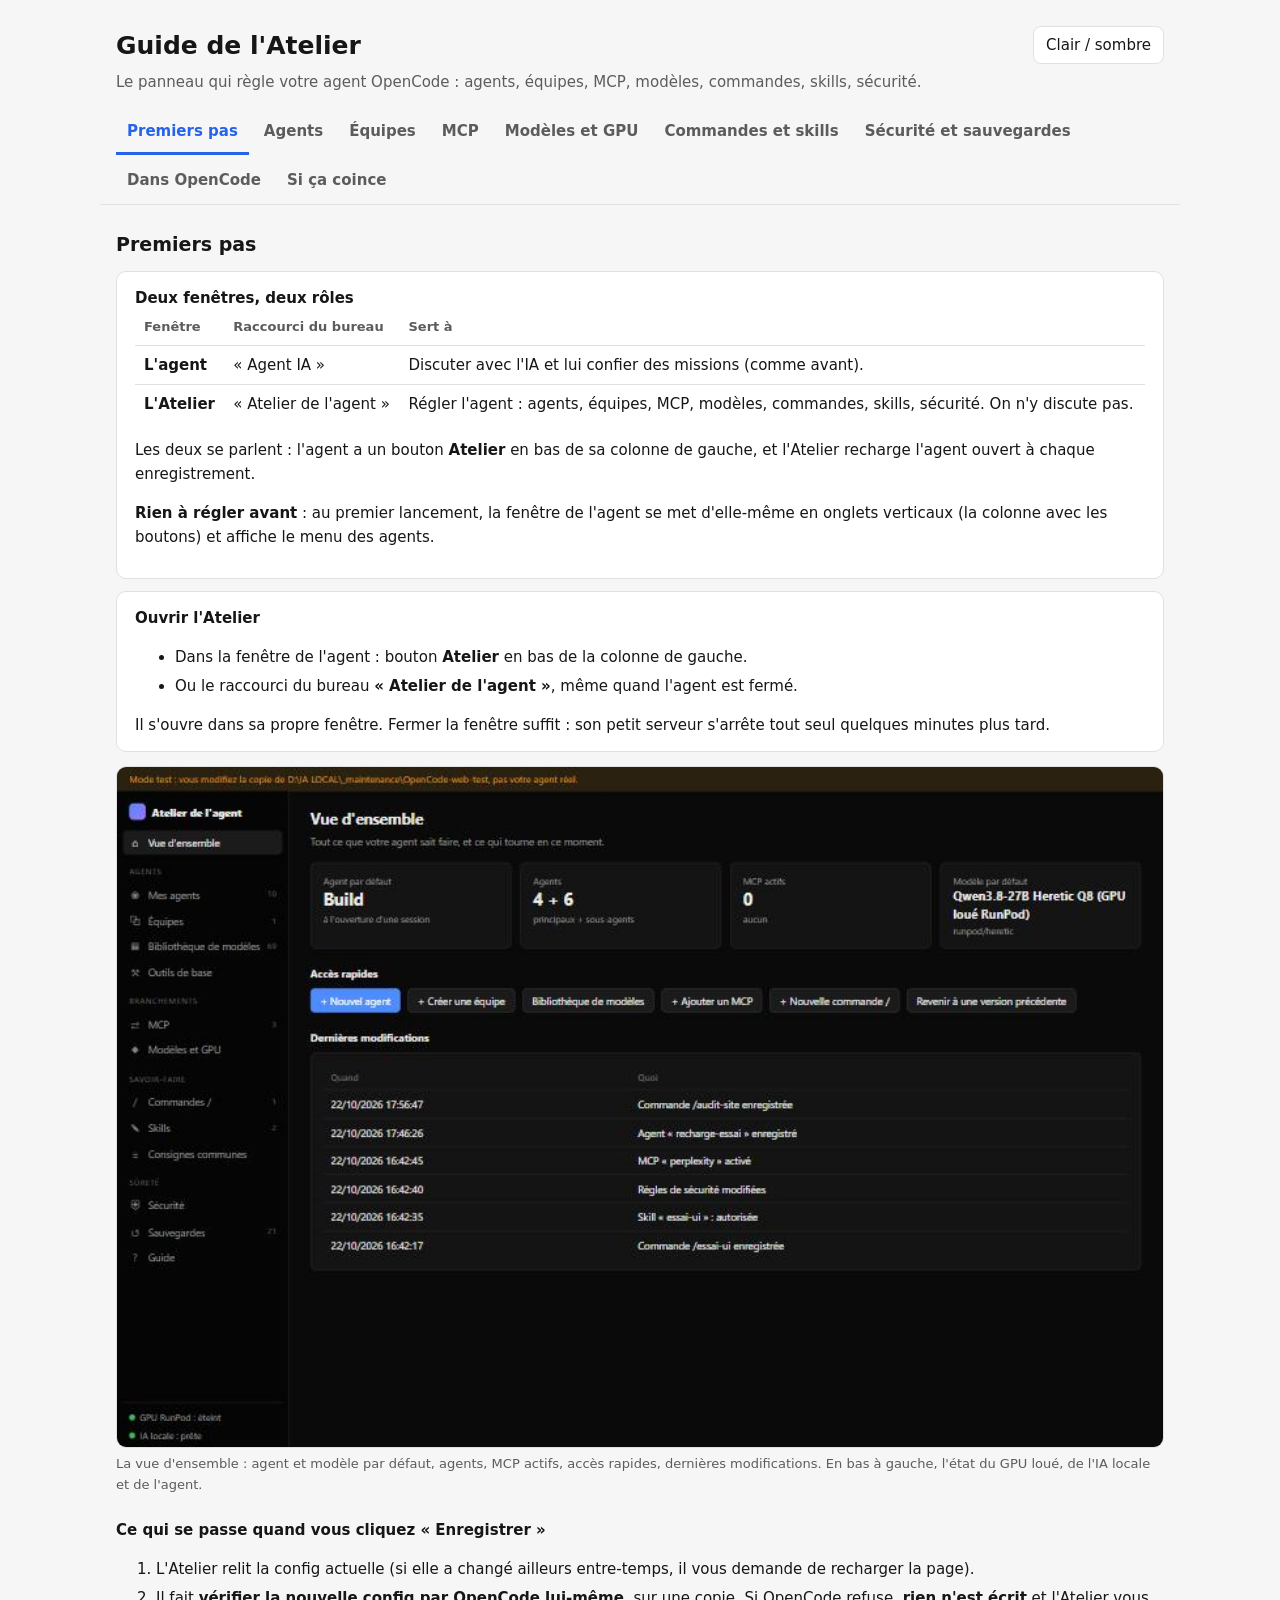
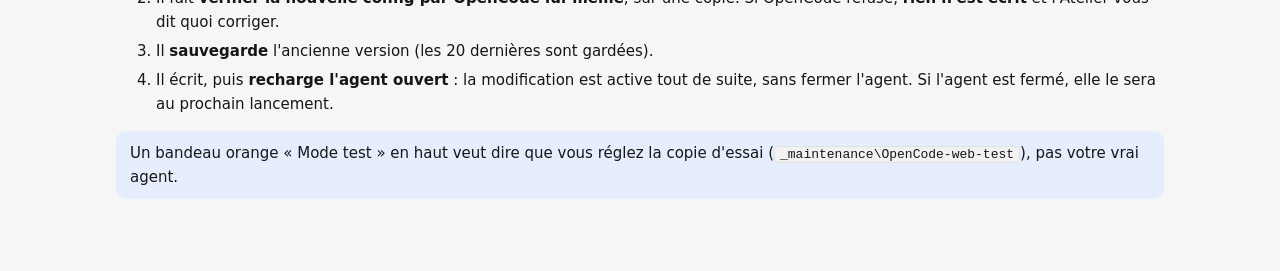
<file: _maintenance/Atelier-agent/guide/index.html>
<!doctype html>
<html lang="fr">
<head>
<meta charset="utf-8">
<meta name="viewport" content="width=device-width, initial-scale=1">
<title>Guide de l'Atelier</title>
<style>
:root{--fond:#0a0a0a;--surface:#141414;--surface2:#1b1b1b;--bord:#262626;--texte:#ececec;--doux:#9a9a9a;--acc:#4f8cff;--acc-f:#14223d;--ok:#3fb950;--ok-f:#10261a;--att:#d29922;--att-f:#2b2110;--non:#f85149;--non-f:#2d1214}
@media (prefers-color-scheme: light){:root:not([data-theme="dark"]){--fond:#f6f6f6;--surface:#fff;--surface2:#f2f2f2;--bord:#e1e1e1;--texte:#161616;--doux:#5c5c5c;--acc:#2563eb;--acc-f:#e6eefe;--ok:#1a7f37;--ok-f:#e6f4ea;--att:#9a6700;--att-f:#fff4d6;--non:#cf222e;--non-f:#ffebe9}}
:root[data-theme="light"]{--fond:#f6f6f6;--surface:#fff;--surface2:#f2f2f2;--bord:#e1e1e1;--texte:#161616;--doux:#5c5c5c;--acc:#2563eb;--acc-f:#e6eefe;--ok:#1a7f37;--ok-f:#e6f4ea;--att:#9a6700;--att-f:#fff4d6;--non:#cf222e;--non-f:#ffebe9}
*{box-sizing:border-box}
body{margin:0;background:var(--fond);color:var(--texte);font:15px/1.6 Inter,"Segoe UI",system-ui,sans-serif}
header{max-width:1080px;margin:0 auto;padding:26px 16px 6px;display:flex;justify-content:space-between;gap:12px;flex-wrap:wrap;align-items:flex-start}
h1{margin:0;font-size:25px}header p{margin:4px 0 0;color:var(--doux)}
#theme{background:var(--surface);color:var(--texte);border:1px solid var(--bord);border-radius:8px;padding:6px 12px;cursor:pointer;font:inherit}
nav{max-width:1080px;margin:10px auto 0;padding:0 16px;display:flex;gap:4px;flex-wrap:wrap;border-bottom:1px solid var(--bord)}
nav button{background:none;border:0;border-bottom:3px solid transparent;color:var(--doux);padding:9px 11px;font:inherit;font-weight:600;cursor:pointer}
nav button[aria-selected="true"]{color:var(--acc);border-bottom-color:var(--acc)}
main{max-width:1080px;margin:0 auto;padding:18px 16px 60px}
section{display:none}section.actif{display:block}
h2{font-size:19px;margin:6px 0 10px}h3{font-size:15px;margin:22px 0 6px}
.carte{background:var(--surface);border:1px solid var(--bord);border-radius:10px;padding:14px 18px;margin:12px 0}
.note{background:var(--acc-f);border-radius:10px;padding:10px 14px;margin:12px 0}
.att{background:var(--att-f);border-radius:10px;padding:10px 14px;margin:12px 0}
figure{margin:14px 0}figure img{width:100%;border:1px solid var(--bord);border-radius:10px;cursor:zoom-in;display:block}
figcaption{color:var(--doux);font-size:13px;margin-top:6px}
code{background:var(--surface2);border:1px solid var(--bord);border-radius:4px;padding:0 5px;font:13px Consolas,monospace}
table{width:100%;border-collapse:collapse}td,th{text-align:left;padding:7px 9px;border-top:1px solid var(--bord);vertical-align:top}th{color:var(--doux);font-size:13px;border-top:0}
.b{display:inline-block;font-size:12px;border-radius:20px;padding:0 8px}.b.oui{background:var(--ok-f);color:var(--ok)}.b.dem{background:var(--att-f);color:var(--att)}.b.non{background:var(--non-f);color:var(--non)}
ol li,ul li{margin-bottom:5px}
#zoom{position:fixed;inset:0;background:rgba(0,0,0,.85);display:none;align-items:center;justify-content:center;z-index:9;cursor:zoom-out}
#zoom img{max-width:96vw;max-height:94vh;border-radius:8px}
</style>
</head>
<body>
<header>
  <div><h1>Guide de l'Atelier</h1><p>Le panneau qui règle votre agent OpenCode : agents, équipes, MCP, modèles, commandes, skills, sécurité.</p></div>
  <button id="theme" type="button">Clair / sombre</button>
</header>
<nav role="tablist">
  <button role="tab" data-o="debut" aria-selected="true">Premiers pas</button>
  <button role="tab" data-o="agents">Agents</button>
  <button role="tab" data-o="equipes">Équipes</button>
  <button role="tab" data-o="mcp">MCP</button>
  <button role="tab" data-o="modeles">Modèles et GPU</button>
  <button role="tab" data-o="savoir">Commandes et skills</button>
  <button role="tab" data-o="surete">Sécurité et sauvegardes</button>
  <button role="tab" data-o="opencode">Dans OpenCode</button>
  <button role="tab" data-o="panne">Si ça coince</button>
</nav>
<main>

<section id="debut" class="actif">
  <h2>Premiers pas</h2>
  <div class="carte">
    <b>Deux fenêtres, deux rôles</b>
    <table>
      <tr><th>Fenêtre</th><th>Raccourci du bureau</th><th>Sert à</th></tr>
      <tr><td><b>L'agent</b></td><td>« Agent IA »</td><td>Discuter avec l'IA et lui confier des missions (comme avant).</td></tr>
      <tr><td><b>L'Atelier</b></td><td>« Atelier de l'agent »</td><td>Régler l'agent : agents, équipes, MCP, modèles, commandes, skills, sécurité. On n'y discute pas.</td></tr>
    </table>
    <p>Les deux se parlent : l'agent a un bouton <b>Atelier</b> en bas de sa colonne de gauche, et l'Atelier recharge l'agent ouvert à chaque enregistrement.</p>
    <p><b>Rien à régler avant</b> : au premier lancement, la fenêtre de l'agent se met d'elle-même en onglets verticaux (la colonne avec les boutons) et affiche le menu des agents.</p>
  </div>
  <div class="carte">
    <b>Ouvrir l'Atelier</b>
    <ul>
      <li>Dans la fenêtre de l'agent : bouton <b>Atelier</b> en bas de la colonne de gauche.</li>
      <li>Ou le raccourci du bureau <b>« Atelier de l'agent »</b>, même quand l'agent est fermé.</li>
    </ul>
    Il s'ouvre dans sa propre fenêtre. Fermer la fenêtre suffit : son petit serveur s'arrête tout seul quelques minutes plus tard.
  </div>
  <figure><img src="captures/01-vue-ensemble.jpg" alt="Vue d'ensemble de l'Atelier"><figcaption>La vue d'ensemble : agent et modèle par défaut, agents, MCP actifs, accès rapides, dernières modifications. En bas à gauche, l'état du GPU loué, de l'IA locale et de l'agent.</figcaption></figure>
  <h3>Ce qui se passe quand vous cliquez « Enregistrer »</h3>
  <ol>
    <li>L'Atelier relit la config actuelle (si elle a changé ailleurs entre-temps, il vous demande de recharger la page).</li>
    <li>Il fait <b>vérifier la nouvelle config par OpenCode lui-même</b>, sur une copie. Si OpenCode refuse, <b>rien n'est écrit</b> et l'Atelier vous dit quoi corriger.</li>
    <li>Il <b>sauvegarde</b> l'ancienne version (les 20 dernières sont gardées).</li>
    <li>Il écrit, puis <b>recharge l'agent ouvert</b> : la modification est active tout de suite, sans fermer l'agent. Si l'agent est fermé, elle le sera au prochain lancement.</li>
  </ol>
  <div class="note">Un bandeau orange « Mode test » en haut veut dire que vous réglez la copie d'essai (<code>_maintenance\OpenCode-web-test</code>), pas votre vrai agent.</div>
</section>

<section id="agents">
  <h2>Agents</h2>
  <p>Écran <b>Mes agents</b> : la liste à gauche, la fiche de l'agent choisi à droite. Chaque fiche commence par « À quoi il sert ».</p>
  <table class="carte">
    <tr><th>Groupe</th><th>Ce que c'est</th></tr>
    <tr><td>Agents principaux</td><td>Ceux du menu des agents dans la discussion (Build, Plan, et les vôtres en rôle « Principal »).</td></tr>
    <tr><td>Sous-agents</td><td>Appelés par un autre agent (chef d'équipe) pour une partie du travail.</td></tr>
    <tr><td>Fournis par OpenCode</td><td>General et Explore : sous-agents d'origine, modifiables mais pas supprimables.</td></tr>
    <tr><td>Internes</td><td>Compaction, Title, Summary : OpenCode s'en sert seul, rien à régler.</td></tr>
  </table>
  <figure><img src="captures/02-agent-plan.jpg" alt="Fiche de l'agent Plan"><figcaption>Fiche d'un agent d'origine (Plan) : son rôle expliqué, ses champs, et ses droits réels.</figcaption></figure>
  <h3>Les champs</h3>
  <ul>
    <li><b>Nom</b> : identifiant en minuscules, chiffres et tirets (ex. <code>relecteur-web</code>).</li>
    <li><b>Rôle</b> : Principal (dans le menu), Sous-agent (appelé par un chef), ou les deux.</li>
    <li><b>Description</b> : affichée dans le menu des agents, et lue par un chef d'équipe pour choisir à qui confier une tâche.</li>
    <li><b>Consignes</b> : ce que l'agent lit avant chaque tâche. Pour un agent d'origine, vide = consignes d'OpenCode.</li>
    <li><b>Modèle</b> : « celui par défaut » ou un modèle précis (ex. le rapide pour les petites tâches).</li>
  </ul>
  <h3>Les droits</h3>
  <p>Quatre interrupteurs : modifier des fichiers, lancer des commandes, aller sur internet, appeler des sous-agents. Chacun : <span class="b oui">Toujours</span> <span class="b dem">Sur demande</span> <span class="b non">Jamais</span>.</p>
  <ul>
    <li><b>hérité</b> : l'agent n'a pas de règle à lui, la valeur vient des règles générales (Sécurité) ou d'OpenCode.</li>
    <li><b>personnalisé</b> : l'agent a des règles détaillées (ex. « commandes interdites sauf <code>ls</code> ») : voyez le <b>mode expert</b>, qui montre et permet d'éditer les règles exactes.</li>
    <li>Les commandes sans risque (<code>ls</code>, <code>dir</code>, <code>git status</code>…) restent permises même « Sur demande ».</li>
  </ul>
  <h3>Autres boutons</h3>
  <p><b>Dupliquer</b> (copie à modifier), <b>Mettre par défaut</b> (agent de chaque nouvelle session), <b>Supprimer</b> (vos agents seulement), case <b>désactiver</b> (retire l'agent du menu sans le supprimer).</p>
  <figure><img src="captures/03-agent-equipe.jpg" alt="Fiche de l'agent equipe"><figcaption>Un chef d'équipe : son droit « Appeler des sous-agents » montre la liste exacte de ceux qu'il peut appeler.</figcaption></figure>
  <h3>Bibliothèque de modèles</h3>
  <p>69 agents prêts à l'emploi, classés par catégorie, avec recherche. <b>+ Ajouter</b> crée une copie dans Mes agents (en sous-agent) avec des consignes et des droits adaptés, à régler ensuite.</p>
  <figure><img src="captures/05-bibliotheque.jpg" alt="Bibliothèque de modèles"><figcaption>Les étiquettes disent ce que l'agent a le droit de faire : lecture seule, modifier des fichiers, commandes, internet.</figcaption></figure>
</section>

<section id="equipes">
  <h2>Équipes</h2>
  <p>Une équipe = un <b>agent chef</b> qui reçoit votre demande, la découpe et la confie à ses <b>sous-agents</b>, en parallèle quand c'est possible, puis fait la synthèse.</p>
  <ol>
    <li>Écran <b>Équipes</b> : donnez un nom au chef (ex. <code>equipe-web</code>) et sa mission en une phrase.</li>
    <li>Cochez ses sous-agents. Il manque un rôle ? Menu <b>« + Ajouter un rôle depuis la bibliothèque »</b> : il sera créé en même temps.</li>
    <li>Relisez l'aperçu (« Ce que l'Atelier va écrire »), puis <b>Créer l'équipe</b>.</li>
  </ol>
  <figure><img src="captures/04-creer-equipe.jpg" alt="Créer une équipe"><figcaption>Le chef ne pourra appeler que les sous-agents cochés : tous les autres lui sont interdits.</figcaption></figure>
  <div class="note">Le chef apparaît ensuite dans le menu des agents. Ses consignes générées restent modifiables dans Mes agents.</div>
</section>

<section id="mcp">
  <h2>MCP</h2>
  <p>Des modules qui ajoutent des outils à l'agent (REA, navigateur, recherche web…).</p>
  <ul>
    <li><b>Interrupteur</b> : activer / désactiver un MCP sans le retirer.</li>
    <li><b>Tester</b> : démarre le MCP, vérifie qu'il répond et compte ses outils.</li>
    <li><b>Modifier</b> : commande (programme sur la 1re ligne, un argument par ligne), dossier, délai de démarrage, variables.</li>
    <li><b>Ajouter depuis vos MCP de C:\MCP</b> : la commande et les variables sont recopiées depuis la config de Claude Code, <b>sans jamais afficher les valeurs secrètes</b>.</li>
  </ul>
  <figure><img src="captures/06-mcp.jpg" alt="Écran MCP"><figcaption>En haut vos MCP branchés, en dessous ceux de C:\MCP qu'on peut ajouter en un clic.</figcaption></figure>
  <div class="att">Les valeurs des variables (clés, jetons) ne reviennent jamais dans la page. Pour en changer une, tapez la nouvelle valeur ; un champ laissé vide garde l'ancienne.</div>
</section>

<section id="modeles">
  <h2>Modèles et GPU</h2>
  <ul>
    <li><b>GPU loué RunPod</b> : allumé ou éteint, prix à l'heure, bouton <b>Arrêter le GPU</b> (le compteur s'arrête ; relance depuis RunPod).</li>
    <li><b>IA locale</b> : prête ou arrêtée, et le modèle en mémoire.</li>
    <li><b>Modèle par défaut</b> et <b>modèle de chaque agent</b> : un menu par agent.</li>
  </ul>
  <figure><img src="captures/07-modeles.jpg" alt="Modèles et GPU"><figcaption>La pastille en bas à gauche de l'Atelier (et celle de la fenêtre de l'agent) dit aussi si le GPU tourne.</figcaption></figure>
</section>

<section id="savoir">
  <h2>Commandes / et skills</h2>
  <div class="note"><b>La différence.</b> Une <b>commande /</b>, c'est <b>vous</b> qui la tapez (<code>/audit-site exemple.com</code>) : elle envoie un message préparé à l'agent choisi. Une <b>skill</b>, c'est une <b>fiche de méthode</b> que <b>l'agent</b> charge tout seul quand la tâche s'y prête — comme les skills de Claude Code.</div>
  <h3>Créer une commande</h3>
  <p>Nom (tapé après /), agent qui la reçoit, description, et le message. <code>$ARGUMENTS</code> est remplacé par ce que vous tapez après la commande.</p>
  <figure><img src="captures/08-commandes.jpg" alt="Commandes"><figcaption>Une commande apparaît ensuite dans la liste « / » et la palette d'OpenCode.</figcaption></figure>
  <h3>Créer une skill</h3>
  <p>Nom, <b>description</b> (c'est elle que l'agent lit pour décider de charger la fiche : soyez précis), et le contenu en Markdown. La case « autoriser » est cochée par défaut : sans elle, vos règles empêchent les agents de la charger. « Mettre de côté » range la skill dans les sauvegardes, elle n'est jamais effacée.</p>
  <figure><img src="captures/09-skills.jpg" alt="Skills"><figcaption>Les skills existantes : reverse-web et installer-outil.</figcaption></figure>
  <h3>Consignes communes</h3>
  <p>Le fichier <code>AGENTS.md</code>, lu par tous les agents au début de chaque session.</p>
</section>

<section id="surete">
  <h2>Sécurité et sauvegardes</h2>
  <h3>Sécurité</h3>
  <p>Les règles valables pour tous les agents. <b>La dernière règle qui correspond gagne.</b> Les lignes 🔒 protègent l'installation (sortir du dossier, modifier config, opencode, .donnees, lire ou modifier _maintenance) : elles ne peuvent pas être retirées ici.</p>
  <figure><img src="captures/10-securite.jpg" alt="Sécurité"><figcaption>En dessous des règles verrouillées : commandes permises sans demander, sites web, skills… modifiables.</figcaption></figure>
  <h3>Sauvegardes</h3>
  <p>Une copie est faite avant chaque enregistrement (config, consignes, skills). <b>Comparer</b> montre les différences avec la version actuelle, <b>Restaurer</b> revient à cette version (en sauvegardant l'actuelle avant).</p>
  <figure><img src="captures/11-sauvegardes.jpg" alt="Sauvegardes"><figcaption>Les 20 dernières versions de chaque fichier sont gardées.</figcaption></figure>
</section>

<section id="opencode">
  <h2>Dans la fenêtre de l'agent</h2>
  <figure><img src="captures/opencode-colonne-et-agents.jpg" alt="Fenêtre de l'agent"><figcaption>En bas de la colonne : pastille d'état, Atelier, Paramètres, Aide. Dans la zone de saisie : le menu des agents avec leur description, et le « ? ».</figcaption></figure>
  <ul>
    <li><b>Pastille</b> : GPU loué allumé/éteint et IA locale. Un clic ouvre l'écran Modèles de l'Atelier.</li>
    <li><b>Atelier</b>, <b>Paramètres</b>, <b>Aide</b> : toujours accessibles, même dans une discussion.</li>
    <li><b>Menu des agents</b> : la description de chaque agent sous son nom.</li>
    <li><b>« ? »</b> à côté du menu : ouvre la fiche de l'agent choisi dans l'Atelier.</li>
  </ul>
  <div class="att">La colonne n'existe qu'avec les onglets <b>verticaux</b>, le réglage choisi d'office au premier lancement. Si vous repassez en onglets horizontaux, la colonne disparaît : pour la retrouver, <b>Paramètres → Général → Apparence → Onglets → Verticale</b>. De même, le menu des agents se règle dans <b>Paramètres → Général → Agents personnalisés</b>.</div>
</section>

<section id="panne">
  <h2>Si ça coince</h2>
  <table class="carte">
    <tr><th>Vous voyez</th><th>Que faire</th></tr>
    <tr><td>« Rien n'a été modifié » avec une liste « Ce qu'OpenCode a refusé »</td><td>La config n'a pas été touchée. Corrigez le champ indiqué (souvent un nom ou un modèle) et réenregistrez.</td></tr>
    <tr><td>« La config a été modifiée ailleurs… »</td><td>Rechargez la page de l'Atelier (F5), puis refaites votre changement.</td></tr>
    <tr><td>« Agent fermé : prise en compte au prochain lancement »</td><td>Normal si la fenêtre de l'agent est fermée.</td></tr>
    <tr><td>L'agent se comporte bizarrement après un changement</td><td>Sauvegardes → Comparer pour voir ce qui a changé → Restaurer.</td></tr>
    <tr><td>Pas de colonne ni de bouton Atelier dans la fenêtre de l'agent</td><td>Les onglets sont en horizontal (en haut de la fenêtre) : <b>Paramètres → Général → Apparence → Onglets → Verticale</b>. Sans colonne, l'Atelier s'ouvre aussi par son raccourci du bureau.</td></tr>
    <tr><td>Le bouton Atelier ne fait rien</td><td>Double-clic sur <code>D:\IA LOCAL\_maintenance\Atelier-agent\Atelier.vbs</code> (ou le raccourci du bureau).</td></tr>
    <tr><td>Après une mise à jour d'OpenCode, plus de boutons ni de français</td><td>Agent fermé, double-clic sur <code>_maintenance\OpenCode-francais\Patcher en français.cmd</code>. L'Atelier lui-même n'est pas touché par les mises à jour.</td></tr>
  </table>
</section>

</main>
<div id="zoom"><img alt=""></div>
<script src="guide.js"></script>
</body>
</html>
</file>
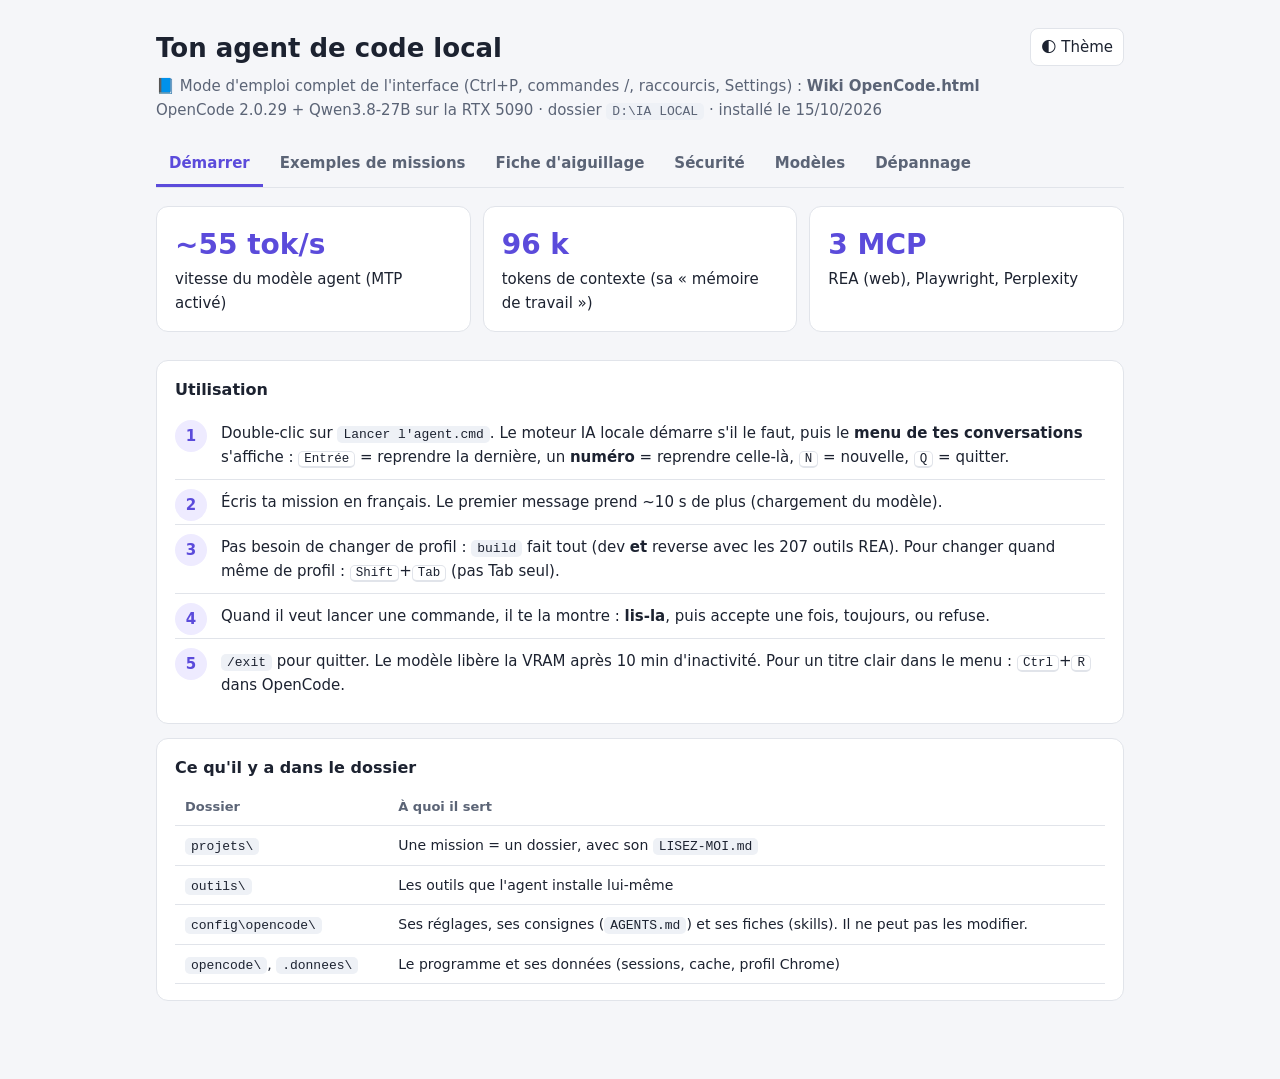
<file: Guide de l'agent.html>
<!doctype html>
<html lang="fr">
<head>
<meta charset="utf-8">
<meta name="viewport" content="width=device-width,initial-scale=1">
<title>Agent local · Guide</title>
<style>
:root{--fond:#f5f6f9;--carte:#fff;--texte:#1c2230;--doux:#5b6476;--bord:#e1e4ea;--acc:#5b4bdb;--acc-f:#eeebff;--ok:#1d8a4b;--ok-f:#e5f5ec;--att:#b56a00;--att-f:#fff3df;--non:#c0392b;--non-f:#fdecea;--code:#eef1f6}
@media (prefers-color-scheme:dark){:root:not([data-theme="light"]){--fond:#11141a;--carte:#1a1e26;--texte:#e5e8ee;--doux:#98a1b3;--bord:#2a303c;--acc:#a59bff;--acc-f:#25223d;--ok:#5fd394;--ok-f:#15281e;--att:#ffb44d;--att-f:#2c2314;--non:#ff8a80;--non-f:#321a19;--code:#242a35}}
:root[data-theme="dark"]{--fond:#11141a;--carte:#1a1e26;--texte:#e5e8ee;--doux:#98a1b3;--bord:#2a303c;--acc:#a59bff;--acc-f:#25223d;--ok:#5fd394;--ok-f:#15281e;--att:#ffb44d;--att-f:#2c2314;--non:#ff8a80;--non-f:#321a19;--code:#242a35}
*{box-sizing:border-box}
body{margin:0;background:var(--fond);color:var(--texte);font:15px/1.6 system-ui,"Segoe UI",sans-serif}
main{max-width:1000px;margin:0 auto;padding:28px 16px 64px}
header{display:flex;justify-content:space-between;align-items:flex-start;gap:12px;flex-wrap:wrap}
h1{font-size:26px;margin:0}
.sous{color:var(--doux);margin:4px 0 20px}
.theme{background:var(--carte);border:1px solid var(--bord);color:var(--texte);border-radius:8px;padding:6px 10px;cursor:pointer;font:inherit}
.onglets{display:flex;gap:4px;flex-wrap:wrap;border-bottom:1px solid var(--bord);margin-bottom:18px}
.onglets button{background:none;border:0;border-bottom:3px solid transparent;color:var(--doux);padding:9px 13px;font:inherit;font-weight:600;cursor:pointer}
.onglets button.actif{color:var(--acc);border-color:var(--acc)}
section{display:none}section.actif{display:block}
.carte{background:var(--carte);border:1px solid var(--bord);border-radius:12px;padding:16px 18px;margin-bottom:14px}
.carte h3{margin:0 0 8px;font-size:16px}
.grille{display:grid;grid-template-columns:repeat(auto-fit,minmax(220px,1fr));gap:12px;margin-bottom:14px}
.chiffre{font-size:28px;font-weight:800;color:var(--acc)}
.etapes{counter-reset:e;list-style:none;padding:0;margin:0}
.etapes li{counter-increment:e;position:relative;padding:10px 0 10px 46px;border-bottom:1px solid var(--bord)}
.etapes li:last-child{border-bottom:0}
.etapes li::before{content:counter(e);position:absolute;left:0;top:9px;width:32px;height:32px;border-radius:50%;background:var(--acc-f);color:var(--acc);font-weight:800;display:grid;place-items:center}
table{width:100%;border-collapse:collapse;font-size:14px}
th,td{text-align:left;padding:8px 10px;border-bottom:1px solid var(--bord);vertical-align:top}
th{color:var(--doux);font-weight:600;font-size:13px}
.tableau{overflow-x:auto}
kbd{border:1px solid var(--bord);border-bottom-width:2px;border-radius:5px;padding:0 5px;font:12.5px Consolas,monospace}
code{background:var(--code);padding:1px 6px;border-radius:5px;font:13px Consolas,monospace;word-break:break-word}
.badge{display:inline-block;font-size:12px;font-weight:700;padding:2px 9px;border-radius:99px;white-space:nowrap}
.ok{background:var(--ok-f);color:var(--ok)}.att{background:var(--att-f);color:var(--att)}.non{background:var(--non-f);color:var(--non)}
.mission{background:var(--code);border-left:4px solid var(--acc);border-radius:8px;padding:10px 14px;margin:8px 0;font-style:italic}
.note{background:var(--att-f);border:1px solid var(--bord);border-radius:10px;padding:10px 14px;margin-top:10px}
</style>
</head>
<body>
<main>
<header>
  <div>
    <h1>Ton agent de code local</h1>
    <p class="sous">📘 Mode d'emploi complet de l'interface (Ctrl+P, commandes /, raccourcis, Settings) : <b>Wiki OpenCode.html</b><br>OpenCode 2.0.29 + Qwen3.8-27B sur la RTX 5090 · dossier <code>D:\IA LOCAL</code> · installé le 15/10/2026</p>
  </div>
  <button class="theme" id="theme" type="button">🌓 Thème</button>
</header>

<nav class="onglets" role="tablist">
  <button class="actif" data-o="demarrer">Démarrer</button>
  <button data-o="missions">Exemples de missions</button>
  <button data-o="aiguillage">Fiche d'aiguillage</button>
  <button data-o="securite">Sécurité</button>
  <button data-o="modeles">Modèles</button>
  <button data-o="depannage">Dépannage</button>
</nav>

<section id="demarrer" class="actif">
  <div class="grille">
    <div class="carte"><div class="chiffre">~55 tok/s</div>vitesse du modèle agent (MTP activé)</div>
    <div class="carte"><div class="chiffre">96 k</div>tokens de contexte (sa « mémoire de travail »)</div>
    <div class="carte"><div class="chiffre">3 MCP</div>REA (web), Playwright, Perplexity</div>
  </div>
  <div class="carte">
    <h3>Utilisation</h3>
    <ol class="etapes">
      <li>Double-clic sur <code>Lancer l'agent.cmd</code>. Le moteur IA locale démarre s'il le faut, puis le <b>menu de tes conversations</b> s'affiche : <kbd>Entrée</kbd> = reprendre la dernière, un <b>numéro</b> = reprendre celle-là, <kbd>N</kbd> = nouvelle, <kbd>Q</kbd> = quitter.</li>
      <li>Écris ta mission en français. Le premier message prend ~10 s de plus (chargement du modèle).</li>
      <li>Pas besoin de changer de profil : <code>build</code> fait tout (dev <b>et</b> reverse avec les 207 outils REA). Pour changer quand même de profil : <kbd>Shift</kbd>+<kbd>Tab</kbd> (pas Tab seul).</li>
      <li>Quand il veut lancer une commande, il te la montre : <b>lis-la</b>, puis accepte une fois, toujours, ou refuse.</li>
      <li><code>/exit</code> pour quitter. Le modèle libère la VRAM après 10 min d'inactivité. Pour un titre clair dans le menu : <kbd>Ctrl</kbd>+<kbd>R</kbd> dans OpenCode.</li>
    </ol>
  </div>
  <div class="carte">
    <h3>Ce qu'il y a dans le dossier</h3>
    <div class="tableau"><table>
      <tr><th>Dossier</th><th>À quoi il sert</th></tr>
      <tr><td><code>projets\</code></td><td>Une mission = un dossier, avec son <code>LISEZ-MOI.md</code></td></tr>
      <tr><td><code>outils\</code></td><td>Les outils que l'agent installe lui-même</td></tr>
      <tr><td><code>config\opencode\</code></td><td>Ses réglages, ses consignes (<code>AGENTS.md</code>) et ses fiches (skills). Il ne peut pas les modifier.</td></tr>
      <tr><td><code>opencode\</code>, <code>.donnees\</code></td><td>Le programme et ses données (sessions, cache, profil Chrome)</td></tr>
    </table></div>
  </div>
</section>

<section id="missions">
  <div class="carte">
    <h3>Analyser un site web</h3>
    <p>D'abord : double-clic sur <code>Ouvrir Chrome d'analyse.cmd</code>, puis ouvre le site dans ce Chrome-là.</p>
    <div class="mission">« Analyse le site ouvert dans le Chrome d'analyse : quels frameworks, quels appels d'API, et comment marche la page de connexion. »</div>
    <div class="mission">« Je vais cliquer sur le bouton Ajouter au panier dans 10 secondes : observe ce qui part sur le réseau et explique-le. »</div>
    <div class="mission">« Voici un fichier HAR dans projets\monsite\capture.har : liste les endpoints d'API. »</div>
  </div>
  <div class="carte">
    <h3>Développer</h3>
    <div class="mission">« Dans projets\scraper-prix, écris un script Python qui lit ce JSON et fait un tableau CSV, avec des tests. Lance les tests. »</div>
    <div class="mission">« Reprends projets\monsite et écris un petit client Python pour l'API qu'on a trouvée. »</div>
  </div>
  <div class="carte">
    <h3>Installer un outil</h3>
    <div class="mission">« Installe l'outil https://github.com/… dans outils\ en suivant ta skill installer-outil. »</div>
    <p>Il vérifie la source, te montre chaque commande et installe tout dans <code>outils\&lt;nom&gt;\</code>. Pour un dépôt inconnu ou douteux, passe plutôt par Claude.</p>
  </div>
  <div class="note"><b>Astuce :</b> des missions courtes et précises marchent bien mieux qu'un gros projet flou. Découpe : « analyse », puis « écris le client », puis « ajoute les tests ».</div>
</section>

<section id="aiguillage">
  <div class="carte">
    <h3>Tâche → outil (dans <code>AGENTS.md</code>, lu à chaque session)</h3>
    <div class="tableau"><table>
      <tr><th>Tu demandes…</th><th>Il utilise</th></tr>
      <tr><td>Analyser un site</td><td>skill <code>reverse-web</code> + outils REA</td></tr>
      <tr><td>Naviguer, cliquer, capture</td><td><code>playwright_*</code></td></tr>
      <tr><td>Info à jour sur Internet</td><td><code>perplexity_perplexity_recherche</code></td></tr>
      <tr><td>Écrire / lancer du code</td><td>outils fichiers + terminal</td></tr>
      <tr><td>Installer un outil</td><td>skill <code>installer-outil</code></td></tr>
      <tr><td>Analyser un .exe / une DLL / un APK</td><td>REA aussi, sur une <b>copie</b> du fichier dans <code>projets\</code> (Ghidra : jusqu'à 5 min)</td></tr>
    </table></div>
  </div>
  <div class="carte">
    <h3>Outils REA les plus utiles pour le web (207 disponibles)</h3>
    <div class="tableau"><table>
      <tr><th>Outil</th><th>Pour</th></tr>
      <tr><td><code>list_browser_targets</code></td><td>Trouver l'onglet du site (à faire en premier)</td></tr>
      <tr><td><code>inspect_web_page</code></td><td>Vue d'ensemble : DOM, scripts, ressources, stockage, réseau</td></tr>
      <tr><td><code>capture_web_screenshot</code></td><td>Capture de l'écran visible</td></tr>
      <tr><td><code>analyze_web_bundle</code></td><td>Routes, endpoints d'API, bibliothèques</td></tr>
      <tr><td><code>observe_web_session</code></td><td>Ce qui se passe pendant que tu utilises le site</td></tr>
      <tr><td><code>observe_web_execution</code></td><td>Quel code JS s'exécute pendant une action</td></tr>
      <tr><td><code>inspect_web_event_listeners</code></td><td>Ce que fait un bouton</td></tr>
      <tr><td><code>capture_browser_scenario</code></td><td>Rejouer un parcours et capturer les requêtes</td></tr>
      <tr><td><code>inspect_web_network_capture</code></td><td>Lire un fichier HAR</td></tr>
      <tr><td><code>discover_webmcp_tools</code></td><td>Outils WebMCP déclarés par la page</td></tr>
      <tr><td><code>export_web_scripts</code></td><td>Exporter les scripts d'une capture</td></tr>
      <tr><td><code>analyze_javascript_application</code></td><td>Analyser un dossier de JS téléchargé</td></tr>
    </table></div>
    <p class="sous">REA a 207 outils (~3,3 Mo de descriptions) : trop pour les charger d'un coup. OpenCode les passe en « Code Mode » : l'agent les appelle à la demande via <code>execute</code> → <code>tools.rea.&lt;outil&gt;</code>. Ne marchent pas sous Windows : récupération de sources (Linux), WebAssembly (WABT absent).</p>
  </div>
</section>

<section id="securite">
  <div class="carte">
    <h3>Ce qui a été testé le 15/10</h3>
    <div class="tableau"><table>
      <tr><th>Règle</th><th>Résultat</th></tr>
      <tr><td>Lire un fichier hors de <code>D:\IA LOCAL</code> (ex. <code>.claude.json</code>)</td><td><span class="badge ok">bloqué</span></td></tr>
      <tr><td>Modifier ses propres réglages (<code>config\</code>)</td><td><span class="badge ok">bloqué</span></td></tr>
      <tr><td>Commandes terminal</td><td><span class="badge att">te demande à chaque fois</span> (sauf <code>ls</code>, <code>dir</code>, <code>git status/diff/log</code>)</td></tr>
      <tr><td><code>git push</code>, <code>docker</code>, <code>format</code></td><td><span class="badge non">toujours refusés</span></td></tr>
      <tr><td>Voir tes skills Claude (<code>~/.claude</code>)</td><td><span class="badge ok">invisible</span> (sa « maison » est <code>.donnees\home</code>)</td></tr>
    </table></div>
    <div class="note">⚠️ Une commande terminal que <b>tu acceptes</b> peut, elle, toucher n'importe où sur le PC. C'est pour ça qu'il te demande : lis avant de dire oui.</div>
  </div>
  <div class="carte">
    <h3>MCP volontairement non branchés</h3>
    <p><code>discord-admin</code> et <code>perso-deploy</code> agissent en ligne. <code>cloud</code> consomme tes abonnements Codex et Gemini. <code>history</code>, <code>steam</code> et <code>discord-search</code> ne servent pas au reverse web.</p>
  </div>
</section>

<section id="modeles">
  <div class="carte">
    <h3>Trois modèles au choix (<code>/models</code>)</h3>
    <div class="tableau"><table>
      <tr><th></th><th><code>ia-locale/agent</code> (défaut)</th><th><code>ia-locale/code</code></th><th><code>ia-locale/heretic</code></th></tr>
      <tr><td>Modèle</td><td>Qwen3.8-27B dense, réflexion moyenne</td><td>Qwen3.6-35B-A3B (MoE)</td><td>Qwen3.8-27B Heretic (sans censure), réflexion moyenne</td></tr>
      <tr><td>Vitesse</td><td>~55 tok/s</td><td>~150 tok/s</td><td>~35 tok/s (pas de MTP)</td></tr>
      <tr><td>Contexte</td><td>96 k</td><td>32 k</td><td>128 k</td></tr>
      <tr><td>Test : script Python + tests HAR</td><td>104 s · 14 tests OK · consignes suivies</td><td>55 s · 10 tests OK · LISEZ-MOI oublié, fichier renommé</td><td>Testé le 19/10 : outils OK</td></tr>
      <tr><td>Pour</td><td>Missions en plusieurs étapes, outils REA</td><td>Petites tâches simples et rapides</td><td>Quand <code>agent</code> refuse une demande légitime</td></tr>
    </table></div>
    <div class="note">Avec <code>agent</code> chargé, la VRAM monte à ~22 Go sur 24 : <b>pas de Dofus en même temps</b>. Elle est libérée 10 min après la dernière requête.</div>
  </div>
</section>

<section id="depannage">
  <div class="carte">
    <h3>Problèmes courants</h3>
    <div class="tableau"><table>
      <tr><th>Symptôme</th><th>Solution</th></tr>
      <tr><td>« Model unavailable: ia-locale/agent »</td><td>Le fichier <code>config\opencode\opencode.json</code> est invalide : <b>pas de commentaires</b>, pas de <code>{env:…}</code> avec un chemin Windows. Voir <code>config\opencode-commente.jsonc.txt</code> pour les explications.</td></tr>
      <tr><td>REA : « endpoint injoignable »</td><td>Le Chrome d'analyse n'est pas ouvert : lance <code>Ouvrir Chrome d'analyse.cmd</code>.</td></tr>
      <tr><td>Très lent / la VRAM sature</td><td>Ferme les jeux, ou passe sur <code>ia-locale/code</code> avec <code>/models</code>.</td></tr>
      <tr><td>Un process <code>opencode.exe</code> reste ouvert</td><td><code>opencode service stop</code> (n'arrive pas avec le lanceur, qui utilise <code>--standalone</code>).</td></tr>
      <tr><td>Arrêter le moteur tout de suite</td><td><code>D:\IA-et-outils\IA-locale\scripts\arreter.cmd</code></td></tr>
    </table></div>
  </div>
  <div class="carte">
    <h3>Désinstaller</h3>
    <p>Fermer OpenCode et supprimer <code>D:\IA LOCAL</code>. Optionnel : retirer le bloc <code>agent:</code> de <code>D:\IA-et-outils\IA-locale\config-llama-swap.yaml</code> et le modèle <code>Qwen3.8-27B-UD-Q4_K_XL.gguf</code> (17,6 Go).</p>
  </div>
</section>
</main>
<script>
document.querySelectorAll('.onglets button').forEach(b=>b.addEventListener('click',()=>{
  document.querySelectorAll('.onglets button,section').forEach(e=>e.classList.remove('actif'));
  b.classList.add('actif');document.getElementById(b.dataset.o).classList.add('actif');
}));
const r=document.documentElement;
try{const t=localStorage.getItem('theme');if(t)r.dataset.theme=t}catch(e){}
document.getElementById('theme').addEventListener('click',()=>{
  const sombre=r.dataset.theme?r.dataset.theme==='dark':matchMedia('(prefers-color-scheme: dark)').matches;
  r.dataset.theme=sombre?'light':'dark';try{localStorage.setItem('theme',r.dataset.theme)}catch(e){}
});
</script>
</body>
</html>
</file>
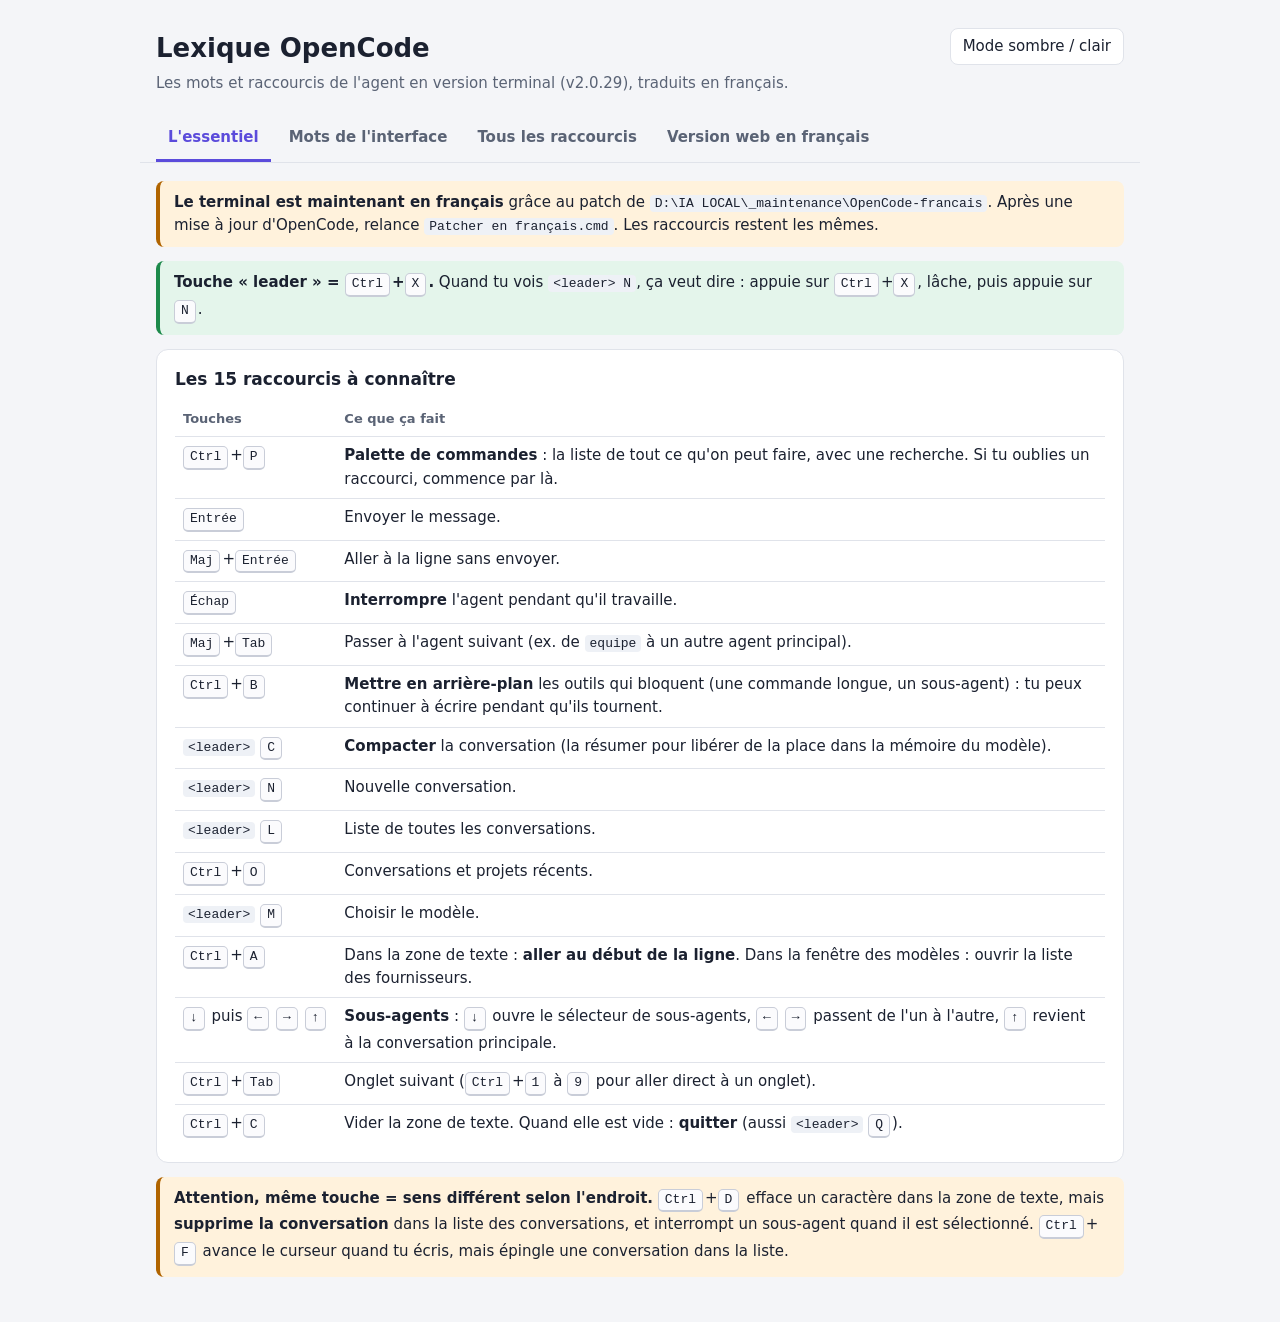
<file: Lexique OpenCode.html>
<!doctype html>
<html lang="fr">
<head>
<meta charset="utf-8">
<meta name="viewport" content="width=device-width, initial-scale=1">
<title>Lexique OpenCode</title>
<style>
:root{
  --fond:#f4f5f8;--carte:#fff;--texte:#1b2130;--doux:#5a6375;--bord:#e0e3ea;
  --acc:#5b4bdb;--acc-f:#eeebff;--ok:#1d8a4b;--ok-f:#e4f5eb;--att:#b06400;--att-f:#fff2dc;
  --code:#eef1f6;--kbd:#fbfbfd;--kbd-b:#c9cdd8;
}
@media (prefers-color-scheme: dark){
  :root:not([data-theme="light"]){
    --fond:#10131a;--carte:#191d26;--texte:#e4e7ee;--doux:#9aa3b5;--bord:#2a3040;
    --acc:#9d92ff;--acc-f:#25213f;--ok:#5fd08f;--ok-f:#16291f;--att:#f0b35a;--att-f:#2e2414;
    --code:#222837;--kbd:#232a38;--kbd-b:#3a4256;
  }
}
:root[data-theme="dark"]{
  --fond:#10131a;--carte:#191d26;--texte:#e4e7ee;--doux:#9aa3b5;--bord:#2a3040;
  --acc:#9d92ff;--acc-f:#25213f;--ok:#5fd08f;--ok-f:#16291f;--att:#f0b35a;--att-f:#2e2414;
  --code:#222837;--kbd:#232a38;--kbd-b:#3a4256;
}
*{box-sizing:border-box}
body{margin:0;background:var(--fond);color:var(--texte);font:15px/1.55 "Segoe UI",system-ui,sans-serif}
header{max-width:1000px;margin:0 auto;padding:28px 16px 8px;display:flex;gap:16px;align-items:flex-start;justify-content:space-between;flex-wrap:wrap}
h1{margin:0;font-size:26px}
header p{margin:4px 0 0;color:var(--doux)}
#theme{background:var(--carte);color:var(--texte);border:1px solid var(--bord);border-radius:8px;padding:6px 12px;cursor:pointer;font:inherit}
nav{max-width:1000px;margin:12px auto 0;padding:0 16px;display:flex;gap:6px;flex-wrap:wrap;border-bottom:1px solid var(--bord)}
nav button{background:none;border:0;border-bottom:3px solid transparent;color:var(--doux);padding:10px 12px;font:inherit;font-weight:600;cursor:pointer}
nav button[aria-selected="true"]{color:var(--acc);border-bottom-color:var(--acc)}
main{max-width:1000px;margin:0 auto;padding:18px 16px 48px}
section{display:none}
section.actif{display:block}
.recherche{width:100%;padding:10px 12px;border:1px solid var(--bord);border-radius:8px;background:var(--carte);color:var(--texte);font:inherit;margin-bottom:14px}
.carte{background:var(--carte);border:1px solid var(--bord);border-radius:12px;padding:16px 18px;margin-bottom:14px}
.carte h2{margin:0 0 10px;font-size:17px}
.grille{display:grid;grid-template-columns:repeat(auto-fill,minmax(280px,1fr));gap:12px}
.terme{background:var(--carte);border:1px solid var(--bord);border-radius:10px;padding:12px 14px}
.terme b{display:block;font-size:15px}
.terme .fr{color:var(--acc);font-weight:600}
.terme p{margin:6px 0 0;color:var(--doux);font-size:14px}
table{width:100%;border-collapse:collapse}
td,th{text-align:left;padding:7px 8px;border-top:1px solid var(--bord);vertical-align:top}
th{color:var(--doux);font-size:13px;font-weight:600;border-top:0}
td:first-child{white-space:nowrap;width:1%}
kbd{display:inline-block;background:var(--kbd);border:1px solid var(--kbd-b);border-bottom-width:2px;border-radius:5px;padding:0 6px;font:13px/1.6 Consolas,monospace;margin:1px 2px 1px 0}
code{background:var(--code);border-radius:4px;padding:1px 5px;font:13px Consolas,monospace}
.ou{color:var(--doux);font-size:12px;margin:0 3px}
.note{background:var(--att-f);border-left:4px solid var(--att);border-radius:8px;padding:10px 14px;margin-bottom:14px}
.astuce{background:var(--ok-f);border-left:4px solid var(--ok);border-radius:8px;padding:10px 14px;margin-bottom:14px}
.cache{display:none}
ol li{margin-bottom:6px}
@media (max-width:600px){td:first-child{white-space:normal}}
</style>
</head>
<body>
<header>
  <div>
    <h1>Lexique OpenCode</h1>
    <p>Les mots et raccourcis de l'agent en version terminal (v2.0.29), traduits en français.</p>
  </div>
  <button id="theme" type="button">Mode sombre / clair</button>
</header>
<nav role="tablist">
  <button role="tab" data-onglet="essentiel" aria-selected="true">L'essentiel</button>
  <button role="tab" data-onglet="mots">Mots de l'interface</button>
  <button role="tab" data-onglet="raccourcis">Tous les raccourcis</button>
  <button role="tab" data-onglet="web">Version web en français</button>
</nav>
<main>

<!-- L'ESSENTIEL -->
<section id="essentiel" class="actif">
  <div class="note"><b>Le terminal est maintenant en français</b> grâce au patch de <code>D:\IA LOCAL\_maintenance\OpenCode-francais</code>. Après une mise à jour d'OpenCode, relance <code>Patcher en français.cmd</code>. Les raccourcis restent les mêmes.</div>
  <div class="astuce"><b>Touche « leader » = <kbd>Ctrl</kbd>+<kbd>X</kbd>.</b> Quand tu vois <code>&lt;leader&gt; N</code>, ça veut dire : appuie sur <kbd>Ctrl</kbd>+<kbd>X</kbd>, lâche, puis appuie sur <kbd>N</kbd>.</div>
  <div class="carte">
    <h2>Les 15 raccourcis à connaître</h2>
    <table>
      <tr><th>Touches</th><th>Ce que ça fait</th></tr>
      <tr><td><kbd>Ctrl</kbd>+<kbd>P</kbd></td><td><b>Palette de commandes</b> : la liste de tout ce qu'on peut faire, avec une recherche. Si tu oublies un raccourci, commence par là.</td></tr>
      <tr><td><kbd>Entrée</kbd></td><td>Envoyer le message.</td></tr>
      <tr><td><kbd>Maj</kbd>+<kbd>Entrée</kbd></td><td>Aller à la ligne sans envoyer.</td></tr>
      <tr><td><kbd>Échap</kbd></td><td><b>Interrompre</b> l'agent pendant qu'il travaille.</td></tr>
      <tr><td><kbd>Maj</kbd>+<kbd>Tab</kbd></td><td>Passer à l'agent suivant (ex. de <code>equipe</code> à un autre agent principal).</td></tr>
      <tr><td><kbd>Ctrl</kbd>+<kbd>B</kbd></td><td><b>Mettre en arrière-plan</b> les outils qui bloquent (une commande longue, un sous-agent) : tu peux continuer à écrire pendant qu'ils tournent.</td></tr>
      <tr><td><code>&lt;leader&gt;</code> <kbd>C</kbd></td><td><b>Compacter</b> la conversation (la résumer pour libérer de la place dans la mémoire du modèle).</td></tr>
      <tr><td><code>&lt;leader&gt;</code> <kbd>N</kbd></td><td>Nouvelle conversation.</td></tr>
      <tr><td><code>&lt;leader&gt;</code> <kbd>L</kbd></td><td>Liste de toutes les conversations.</td></tr>
      <tr><td><kbd>Ctrl</kbd>+<kbd>O</kbd></td><td>Conversations et projets récents.</td></tr>
      <tr><td><code>&lt;leader&gt;</code> <kbd>M</kbd></td><td>Choisir le modèle.</td></tr>
      <tr><td><kbd>Ctrl</kbd>+<kbd>A</kbd></td><td>Dans la zone de texte : <b>aller au début de la ligne</b>. Dans la fenêtre des modèles : ouvrir la liste des fournisseurs.</td></tr>
      <tr><td><kbd>↓</kbd> puis <kbd>←</kbd> <kbd>→</kbd> <kbd>↑</kbd></td><td><b>Sous-agents</b> : <kbd>↓</kbd> ouvre le sélecteur de sous-agents, <kbd>←</kbd> <kbd>→</kbd> passent de l'un à l'autre, <kbd>↑</kbd> revient à la conversation principale.</td></tr>
      <tr><td><kbd>Ctrl</kbd>+<kbd>Tab</kbd></td><td>Onglet suivant (<kbd>Ctrl</kbd>+<kbd>1</kbd> à <kbd>9</kbd> pour aller direct à un onglet).</td></tr>
      <tr><td><kbd>Ctrl</kbd>+<kbd>C</kbd></td><td>Vider la zone de texte. Quand elle est vide : <b>quitter</b> (aussi <code>&lt;leader&gt;</code> <kbd>Q</kbd>).</td></tr>
    </table>
  </div>
  <div class="note"><b>Attention, même touche = sens différent selon l'endroit.</b> <kbd>Ctrl</kbd>+<kbd>D</kbd> efface un caractère dans la zone de texte, mais <b>supprime la conversation</b> dans la liste des conversations, et interrompt un sous-agent quand il est sélectionné. <kbd>Ctrl</kbd>+<kbd>F</kbd> avance le curseur quand tu écris, mais épingle une conversation dans la liste.</div>
</section>

<!-- MOTS -->
<section id="mots">
  <input class="recherche" type="search" placeholder="Chercher un mot (anglais ou français)…" data-filtre="#mots .terme">
  <div class="grille">
    <div class="terme"><b>Session</b><span class="fr">Conversation</span><p>Un échange avec l'agent, gardé dans l'historique.</p></div>
    <div class="terme"><b>Prompt</b><span class="fr">Message / consigne</span><p>Ce que tu écris à l'agent. La « prompt box » est la zone de saisie en bas.</p></div>
    <div class="terme"><b>Agent</b><span class="fr">Agent</span><p>Un rôle avec ses consignes et ses outils. Chez toi, l'agent principal est <code>equipe</code>.</p></div>
    <div class="terme"><b>Subagent</b><span class="fr">Sous-agent</span><p>Un agent appelé par l'agent principal pour une sous-tâche (chez toi : analyste, codeur, debogueur, testeur). Il travaille dans sa propre conversation « enfant ».</p></div>
    <div class="terme"><b>Child session / Parent session</b><span class="fr">Conversation enfant / parente</span><p>La conversation d'un sous-agent (enfant) et celle qui l'a lancé (parente).</p></div>
    <div class="terme"><b>Background</b><span class="fr">Arrière-plan</span><p>Un outil ou un sous-agent qui continue de tourner sans te bloquer. <kbd>Ctrl</kbd>+<kbd>B</kbd> y envoie ce qui bloque.</p></div>
    <div class="terme"><b>Compaction / Compact</b><span class="fr">Compactage / Compacter</span><p>Résumer automatiquement le début de la conversation quand la mémoire du modèle (le contexte) est presque pleine. Rien n'est supprimé de l'historique.</p></div>
    <div class="terme"><b>Context</b><span class="fr">Contexte</span><p>Tout ce que le modèle « voit » à un moment donné : consignes, messages, fichiers lus. Il a une taille limite.</p></div>
    <div class="terme"><b>Tokens</b><span class="fr">Jetons</span><p>Les morceaux de texte que compte le modèle (≈ ¾ d'un mot). La taille du contexte se mesure en jetons.</p></div>
    <div class="terme"><b>Tab / Tabs</b><span class="fr">Onglet / Onglets</span><p>La barre qui permet de garder plusieurs conversations ouvertes et de passer de l'une à l'autre.</p></div>
    <div class="terme"><b>Sidebar</b><span class="fr">Barre latérale</span><p>Le panneau sur le côté (fichiers modifiés, infos). <code>&lt;leader&gt;</code> <kbd>B</kbd> l'affiche ou le cache.</p></div>
    <div class="terme"><b>Command palette</b><span class="fr">Palette de commandes</span><p>La liste de toutes les actions, ouverte avec <kbd>Ctrl</kbd>+<kbd>P</kbd>.</p></div>
    <div class="terme"><b>Leader key</b><span class="fr">Touche leader</span><p><kbd>Ctrl</kbd>+<kbd>X</kbd> : la touche qu'on presse avant une lettre pour lancer un raccourci.</p></div>
    <div class="terme"><b>Interrupt</b><span class="fr">Interrompre</span><p>Arrêter l'agent en plein travail (<kbd>Échap</kbd>).</p></div>
    <div class="terme"><b>Queue / Queued prompt</b><span class="fr">File d'attente / Message en attente</span><p>Un message écrit pendant que l'agent travaille, envoyé quand il a fini. <code>&lt;leader&gt;</code> <kbd>Q</kbd> pour les gérer.</p></div>
    <div class="terme"><b>Steer</b><span class="fr">Orienter</span><p>Envoyer ton message tout de suite pour corriger le travail en cours, au lieu de le mettre en attente.</p></div>
    <div class="terme"><b>Aside</b><span class="fr">Question à part</span><p>Poser une petite question sans déranger le travail en cours.</p></div>
    <div class="terme"><b>Stash</b><span class="fr">Mettre de côté</span><p>Garder un brouillon de message pour plus tard, puis le reprendre.</p></div>
    <div class="terme"><b>Permission</b><span class="fr">Autorisation</span><p>L'agent te demande s'il peut faire une action (lancer une commande, modifier un fichier). <i>Allow</i> = autoriser, <i>Deny</i> = refuser, <i>Always</i> = toujours.</p></div>
    <div class="terme"><b>Tool / Tool call</b><span class="fr">Outil / Appel d'outil</span><p>Une action de l'agent : lire un fichier, chercher, lancer une commande, appeler un MCP…</p></div>
    <div class="terme"><b>Shell</b><span class="fr">Terminal / commande</span><p>Une commande lancée par l'agent. Les commandes en cours se choisissent avec <kbd>↑</kbd> <kbd>↓</kbd> et s'arrêtent avec <kbd>Ctrl</kbd>+<kbd>D</kbd>.</p></div>
    <div class="terme"><b>Thinking</b><span class="fr">Réflexion</span><p>Le raisonnement du modèle avant sa réponse, qu'on peut afficher ou masquer.</p></div>
    <div class="terme"><b>Transcript / Timeline</b><span class="fr">Fil / Chronologie</span><p>Le déroulé des messages et des actions de la conversation (<code>&lt;leader&gt;</code> <kbd>G</kbd> pour la chronologie).</p></div>
    <div class="terme"><b>Undo / Redo</b><span class="fr">Annuler / Rétablir</span><p>Sur un message (<code>&lt;leader&gt;</code> <kbd>U</kbd> / <kbd>R</kbd>), c'est annuler le dernier échange et ce qu'il a modifié.</p></div>
    <div class="terme"><b>Fork</b><span class="fr">Bifurquer / Dupliquer</span><p>Repartir d'un message pour créer une nouvelle conversation à partir de là.</p></div>
    <div class="terme"><b>Diff / Hunk</b><span class="fr">Différences / Bloc de modifications</span><p>L'affichage de ce qui a changé dans les fichiers (<code>/diff</code>). Un « hunk » est un bloc de lignes modifiées.</p></div>
    <div class="terme"><b>Split / Unified view</b><span class="fr">Vue côte à côte / Vue unifiée</span><p>Deux façons d'afficher les différences (<kbd>V</kbd> dans le visualiseur).</p></div>
    <div class="terme"><b>Last turn</b><span class="fr">Dernier tour</span><p>La dernière réponse de l'agent et tout ce qu'elle a fait.</p></div>
    <div class="terme"><b>Worktree</b><span class="fr">Copie de travail (git)</span><p>Un dossier séparé du même dépôt git, pour travailler sans toucher à l'original.</p></div>
    <div class="terme"><b>Provider</b><span class="fr">Fournisseur</span><p>Qui fournit le modèle. Chez toi : <code>runpod</code> (le GPU loué) et l'IA locale.</p></div>
    <div class="terme"><b>Variant</b><span class="fr">Variante</span><p>Une version d'un modèle avec d'autres réglages (ex. plus ou moins de réflexion), changée avec <kbd>Ctrl</kbd>+<kbd>T</kbd>.</p></div>
    <div class="terme"><b>Favorite</b><span class="fr">Favori</span><p>Un modèle marqué en favori (<kbd>Ctrl</kbd>+<kbd>F</kbd> dans la liste des modèles).</p></div>
    <div class="terme"><b>MCP server</b><span class="fr">Serveur MCP</span><p>Un module qui donne des outils en plus à l'agent (REA, Playwright, Perplexity…).</p></div>
    <div class="terme"><b>Skill</b><span class="fr">Compétence</span><p>Une fiche de méthode que l'agent peut charger pour une tâche précise.</p></div>
    <div class="terme"><b>Plugin</b><span class="fr">Extension</span><p>Un ajout au logiciel lui-même (pas à l'agent).</p></div>
    <div class="terme"><b>Pin</b><span class="fr">Épingler</span><p>Garder une conversation en haut de la liste.</p></div>
    <div class="terme"><b>Unread</b><span class="fr">Non lu</span><p>Un onglet où l'agent a répondu sans que tu l'aies regardé.</p></div>
    <div class="terme"><b>Status</b><span class="fr">État</span><p>L'état du serveur, des MCP et du modèle (<code>&lt;leader&gt;</code> <kbd>S</kbd>).</p></div>
    <div class="terme"><b>Which-key</b><span class="fr">Aide aux raccourcis</span><p>Le panneau qui montre les touches possibles (<kbd>Ctrl</kbd>+<kbd>Alt</kbd>+<kbd>K</kbd>).</p></div>
    <div class="terme"><b>Highlights</b><span class="fr">Nouveautés</span><p>Les nouveautés affichées une fois après une mise à jour (<code>/highlights</code> pour les revoir).</p></div>
    <div class="terme"><b>Pair / Pairing link</b><span class="fr">Appairer / Lien de connexion</span><p>Le lien à usage unique qui connecte un navigateur au serveur (le lanceur web s'en occupe).</p></div>
    <div class="terme"><b>Done / Error / Question</b><span class="fr">Terminé / Erreur / Question</span><p>Les alertes (son, notification) quand l'agent a fini, plante ou attend ta réponse.</p></div>
  </div>
</section>

<!-- TOUS LES RACCOURCIS -->
<section id="raccourcis">
  <input class="recherche" type="search" placeholder="Chercher un raccourci ou une action…" data-filtre="#raccourcis tr.r">
  <div class="carte"><h2>Général</h2><table>
    <tr class="r"><td><kbd>Ctrl</kbd>+<kbd>X</kbd></td><td>Touche leader (à presser avant les raccourcis notés <code>&lt;leader&gt;</code>)</td></tr>
    <tr class="r"><td><kbd>Ctrl</kbd>+<kbd>P</kbd></td><td>Palette de commandes</td></tr>
    <tr class="r"><td><kbd>Ctrl</kbd>+<kbd>C</kbd> <span class="ou">ou</span> <kbd>Ctrl</kbd>+<kbd>D</kbd> <span class="ou">ou</span> <code>&lt;leader&gt;</code> <kbd>Q</kbd></td><td>Quitter (<kbd>Ctrl</kbd>+<kbd>C</kbd> vide d'abord la zone de texte)</td></tr>
    <tr class="r"><td><code>&lt;leader&gt;</code> <kbd>S</kbd></td><td>État (serveur, MCP, modèle)</td></tr>
    <tr class="r"><td><code>&lt;leader&gt;</code> <kbd>B</kbd></td><td>Afficher / cacher la barre latérale</td></tr>
    <tr class="r"><td><code>&lt;leader&gt;</code> <kbd>T</kbd></td><td>Afficher / cacher le terminal intégré</td></tr>
    <tr class="r"><td><code>&lt;leader&gt;</code> <kbd>E</kbd></td><td>Écrire le message dans un éditeur externe</td></tr>
    <tr class="r"><td><kbd>Ctrl</kbd>+<kbd>Z</kbd></td><td>Mettre le programme en pause (suspendre le terminal)</td></tr>
    <tr class="r"><td><kbd>Ctrl</kbd>+<kbd>Alt</kbd>+<kbd>K</kbd></td><td>Panneau d'aide aux raccourcis</td></tr>
  </table></div>

  <div class="carte"><h2>Conversations et onglets</h2><table>
    <tr class="r"><td><code>&lt;leader&gt;</code> <kbd>N</kbd></td><td>Nouvelle conversation</td></tr>
    <tr class="r"><td><code>&lt;leader&gt;</code> <kbd>L</kbd></td><td>Liste des conversations</td></tr>
    <tr class="r"><td><kbd>Ctrl</kbd>+<kbd>O</kbd></td><td>Conversations et projets récents</td></tr>
    <tr class="r"><td><kbd>Ctrl</kbd>+<kbd>R</kbd></td><td>Renommer la conversation</td></tr>
    <tr class="r"><td><kbd>Ctrl</kbd>+<kbd>D</kbd> (dans la liste)</td><td><b>Supprimer</b> la conversation</td></tr>
    <tr class="r"><td><kbd>Ctrl</kbd>+<kbd>F</kbd> (dans la liste)</td><td>Épingler / désépingler une conversation</td></tr>
    <tr class="r"><td><code>&lt;leader&gt;</code> <kbd>X</kbd></td><td>Exporter la conversation dans un éditeur</td></tr>
    <tr class="r"><td><code>&lt;leader&gt;</code> <kbd>G</kbd></td><td>Chronologie de la conversation</td></tr>
    <tr class="r"><td><kbd>Échap</kbd></td><td>Interrompre l'agent</td></tr>
    <tr class="r"><td><kbd>Ctrl</kbd>+<kbd>B</kbd></td><td>Envoyer en arrière-plan les outils qui bloquent</td></tr>
    <tr class="r"><td><code>&lt;leader&gt;</code> <kbd>C</kbd></td><td>Compacter la conversation</td></tr>
    <tr class="r"><td><code>&lt;leader&gt;</code> <kbd>Q</kbd></td><td>Gérer les messages en attente</td></tr>
    <tr class="r"><td><kbd>Ctrl</kbd>+<kbd>U</kbd> / <kbd>Ctrl</kbd>+<kbd>D</kbd></td><td>Sur un message en attente : le reprendre / le supprimer</td></tr>
    <tr class="r"><td><kbd>Ctrl</kbd>+<kbd>Tab</kbd> <span class="ou">ou</span> <kbd>Alt</kbd>+<kbd>↓</kbd></td><td>Onglet suivant</td></tr>
    <tr class="r"><td><kbd>Ctrl</kbd>+<kbd>Maj</kbd>+<kbd>Tab</kbd> <span class="ou">ou</span> <kbd>Alt</kbd>+<kbd>↑</kbd></td><td>Onglet précédent</td></tr>
    <tr class="r"><td><kbd>Alt</kbd>+<kbd>Maj</kbd>+<kbd>↓</kbd> / <kbd>↑</kbd></td><td>Onglet non lu suivant / précédent</td></tr>
    <tr class="r"><td><kbd>Ctrl</kbd>+<kbd>1</kbd> … <kbd>9</kbd>, <kbd>0</kbd></td><td>Aller à l'onglet 1 à 10 (aussi <code>&lt;leader&gt;</code> + chiffre)</td></tr>
    <tr class="r"><td><code>&lt;leader&gt;</code> <kbd>W</kbd></td><td>Fermer l'onglet</td></tr>
    <tr class="r"><td><kbd>Ctrl</kbd>+<kbd>Maj</kbd>+<kbd>T</kbd></td><td>Rouvrir le dernier onglet fermé</td></tr>
    <tr class="r"><td><kbd>Ctrl</kbd>+<kbd>I</kbd></td><td>Avancer dans l'historique des onglets</td></tr>
  </table></div>

  <div class="carte"><h2>Sous-agents et commandes en cours</h2><table>
    <tr class="r"><td><kbd>↓</kbd></td><td>Ouvrir / fermer le sélecteur de sous-agents</td></tr>
    <tr class="r"><td><kbd>→</kbd> / <kbd>←</kbd></td><td>Conversation enfant suivante / précédente</td></tr>
    <tr class="r"><td><kbd>↑</kbd></td><td>Revenir à la conversation parente</td></tr>
    <tr class="r"><td><kbd>↑</kbd> <kbd>↓</kbd> puis <kbd>Entrée</kbd></td><td>Choisir un sous-agent (ou une commande) et l'ouvrir</td></tr>
    <tr class="r"><td><kbd>Ctrl</kbd>+<kbd>D</kbd> (sur un sous-agent)</td><td>Interrompre ce sous-agent</td></tr>
    <tr class="r"><td><kbd>Ctrl</kbd>+<kbd>D</kbd> (sur une commande)</td><td>Tuer la commande</td></tr>
  </table></div>

  <div class="carte"><h2>Modèles et agents</h2><table>
    <tr class="r"><td><code>&lt;leader&gt;</code> <kbd>M</kbd></td><td>Liste des modèles</td></tr>
    <tr class="r"><td><kbd>Ctrl</kbd>+<kbd>A</kbd> (fenêtre des modèles)</td><td>Liste des fournisseurs</td></tr>
    <tr class="r"><td><kbd>Ctrl</kbd>+<kbd>F</kbd> (fenêtre des modèles)</td><td>Mettre / retirer un modèle des favoris</td></tr>
    <tr class="r"><td><kbd>F2</kbd> / <kbd>Maj</kbd>+<kbd>F2</kbd></td><td>Modèle récent suivant / précédent</td></tr>
    <tr class="r"><td><kbd>Ctrl</kbd>+<kbd>T</kbd></td><td>Changer de variante du modèle</td></tr>
    <tr class="r"><td><code>&lt;leader&gt;</code> <kbd>A</kbd></td><td>Liste des agents</td></tr>
    <tr class="r"><td><kbd>Maj</kbd>+<kbd>Tab</kbd></td><td>Agent suivant</td></tr>
  </table></div>

  <div class="carte"><h2>Lire la conversation</h2><table>
    <tr class="r"><td><kbd>Page↑</kbd> / <kbd>Page↓</kbd></td><td>Remonter / descendre d'une page</td></tr>
    <tr class="r"><td><kbd>Ctrl</kbd>+<kbd>Alt</kbd>+<kbd>U</kbd> / <kbd>D</kbd></td><td>Remonter / descendre d'une demi-page</td></tr>
    <tr class="r"><td><kbd>Ctrl</kbd>+<kbd>Alt</kbd>+<kbd>Y</kbd> / <kbd>E</kbd></td><td>Remonter / descendre d'une ligne</td></tr>
    <tr class="r"><td><kbd>Ctrl</kbd>+<kbd>G</kbd> <span class="ou">ou</span> <kbd>Début</kbd></td><td>Premier message</td></tr>
    <tr class="r"><td><kbd>Ctrl</kbd>+<kbd>Alt</kbd>+<kbd>G</kbd> <span class="ou">ou</span> <kbd>Fin</kbd></td><td>Dernier message</td></tr>
    <tr class="r"><td><kbd>Alt</kbd>+<kbd>Fin</kbd></td><td>Ton dernier message</td></tr>
    <tr class="r"><td><code>&lt;leader&gt;</code> <kbd>Y</kbd></td><td>Copier un message</td></tr>
    <tr class="r"><td><code>&lt;leader&gt;</code> <kbd>U</kbd> / <kbd>R</kbd></td><td>Annuler / rétablir un message (et ses modifications)</td></tr>
  </table></div>

  <div class="carte"><h2>Écrire un message</h2><table>
    <tr class="r"><td><kbd>Entrée</kbd></td><td>Envoyer</td></tr>
    <tr class="r"><td><kbd>Maj</kbd>+<kbd>Entrée</kbd> <span class="ou">ou</span> <kbd>Ctrl</kbd>+<kbd>J</kbd></td><td>Nouvelle ligne</td></tr>
    <tr class="r"><td><code>&lt;leader&gt;</code> <kbd>Entrée</kbd></td><td>Mettre le message en attente</td></tr>
    <tr class="r"><td><kbd>↑</kbd> / <kbd>↓</kbd> (zone vide)</td><td>Messages précédents / suivants de l'historique</td></tr>
    <tr class="r"><td><kbd>Ctrl</kbd>+<kbd>V</kbd></td><td>Coller (texte ou image)</td></tr>
    <tr class="r"><td><code>&lt;leader&gt;</code> <kbd>I</kbd></td><td>Voir les images jointes</td></tr>
    <tr class="r"><td><kbd>Ctrl</kbd>+<kbd>A</kbd> / <kbd>Ctrl</kbd>+<kbd>E</kbd></td><td>Début / fin de la ligne</td></tr>
    <tr class="r"><td><kbd>Ctrl</kbd>+<kbd>←</kbd> / <kbd>→</kbd></td><td>Mot précédent / suivant</td></tr>
    <tr class="r"><td><kbd>Ctrl</kbd>+<kbd>W</kbd> <span class="ou">ou</span> <kbd>Ctrl</kbd>+<kbd>Retour arrière</kbd></td><td>Effacer le mot précédent</td></tr>
    <tr class="r"><td><kbd>Ctrl</kbd>+<kbd>K</kbd> / <kbd>Ctrl</kbd>+<kbd>U</kbd></td><td>Effacer jusqu'à la fin / jusqu'au début de la ligne</td></tr>
    <tr class="r"><td><kbd>Ctrl</kbd>+<kbd>Maj</kbd>+<kbd>D</kbd></td><td>Effacer la ligne</td></tr>
    <tr class="r"><td><kbd>Ctrl</kbd>+<kbd>-</kbd> / <kbd>Ctrl</kbd>+<kbd>.</kbd></td><td>Annuler / rétablir la frappe</td></tr>
    <tr class="r"><td><kbd>Tab</kbd></td><td>Compléter la suggestion (fichiers avec <code>@</code>, commandes avec <code>/</code>)</td></tr>
    <tr class="r"><td><kbd>Échap</kbd></td><td>Cacher les suggestions</td></tr>
  </table></div>

  <div class="carte"><h2>Visualiseur de différences (<code>/diff</code>)</h2><table>
    <tr class="r"><td><kbd>Échap</kbd> <span class="ou">ou</span> <kbd>Q</kbd></td><td>Fermer</td></tr>
    <tr class="r"><td><kbd>J</kbd> / <kbd>K</kbd></td><td>Descendre / monter</td></tr>
    <tr class="r"><td><kbd>]</kbd> / <kbd>[</kbd></td><td>Bloc de modifications suivant / précédent</td></tr>
    <tr class="r"><td><kbd>N</kbd> / <kbd>P</kbd></td><td>Fichier suivant / précédent</td></tr>
    <tr class="r"><td><kbd>B</kbd></td><td>Afficher / cacher l'arborescence des fichiers</td></tr>
    <tr class="r"><td><kbd>V</kbd></td><td>Vue côte à côte / unifiée</td></tr>
    <tr class="r"><td><kbd>D</kbd></td><td>Choisir quoi comparer (tout, dernier tour…)</td></tr>
    <tr class="r"><td><kbd>M</kbd></td><td>Marquer le fichier comme relu</td></tr>
    <tr class="r"><td><kbd>?</kbd></td><td>Tous les raccourcis du visualiseur</td></tr>
  </table></div>

  <div class="carte"><h2>Fenêtres et listes</h2><table>
    <tr class="r"><td><kbd>↑</kbd> <kbd>↓</kbd> <span class="ou">ou</span> <kbd>Ctrl</kbd>+<kbd>P</kbd> / <kbd>N</kbd></td><td>Élément précédent / suivant</td></tr>
    <tr class="r"><td><kbd>Entrée</kbd></td><td>Valider</td></tr>
    <tr class="r"><td><kbd>Espace</kbd> (liste des MCP)</td><td>Activer / désactiver un serveur MCP</td></tr>
    <tr class="r"><td><kbd>Ctrl</kbd>+<kbd>F</kbd> (demande d'autorisation)</td><td>Afficher la demande en plein écran</td></tr>
  </table></div>
</section>

<!-- WEB -->
<section id="web">
  <div class="astuce">La version terminal n'existe qu'en anglais. La <b>version web</b>, elle, est traduite en français. Elle utilise les mêmes réglages, les mêmes agents et le même historique.</div>
  <div class="carte">
    <h2>Lancer la version web</h2>
    <ol>
      <li>Double-clique sur <code>D:\IA LOCAL\Lancer l'agent (web).cmd</code>.</li>
      <li>Une petite fenêtre « OpenCode web » s'ouvre, réduite dans la barre des tâches : c'est le serveur. Ton navigateur s'ouvre ensuite tout seul, déjà connecté.</li>
      <li>Pour arrêter : <b>ferme la fenêtre « OpenCode web »</b>.</li>
    </ol>
    <p>Le serveur n'écoute que sur ton PC (<code>127.0.0.1:4096</code>). Un nouveau mot de passe est tiré au hasard à chaque lancement. Si tu relances alors que le serveur tourne encore, la page se rouvre simplement.</p>
  </div>
  <div class="carte">
    <h2>Mettre l'interface en français</h2>
    <p>Elle suit la langue de ton navigateur, donc elle est normalement déjà en français. Sinon :</p>
    <ol>
      <li>En bas à gauche, clique sur <b>Settings</b> (Paramètres).</li>
      <li><b>Preferences → General → Language</b> (Préférences → Général → Langue).</li>
      <li>Choisis <b>Français</b>.</li>
    </ol>
  </div>
  <div class="note">Dans les mêmes Préférences, l'option <b>« Agents personnalisés : afficher le sélecteur d'agent dans la zone de saisie »</b> permet de choisir <code>equipe</code> ou un autre agent directement sous la zone de texte.</div>
</section>

</main>
<script>
(function(){
  var racine=document.documentElement;
  try{var t=localStorage.getItem('lexique-theme');if(t)racine.dataset.theme=t;}catch(e){}
  document.getElementById('theme').onclick=function(){
    var sombre=racine.dataset.theme?racine.dataset.theme==='dark':matchMedia('(prefers-color-scheme: dark)').matches;
    racine.dataset.theme=sombre?'light':'dark';
    try{localStorage.setItem('lexique-theme',racine.dataset.theme);}catch(e){}
  };
  var onglets=document.querySelectorAll('nav button');
  function ouvrir(id){
    onglets.forEach(function(b){b.setAttribute('aria-selected',b.dataset.onglet===id);});
    document.querySelectorAll('section').forEach(function(s){s.classList.toggle('actif',s.id===id);});
    try{localStorage.setItem('lexique-onglet',id);}catch(e){}
  }
  onglets.forEach(function(b){b.onclick=function(){ouvrir(b.dataset.onglet);};});
  try{var o=localStorage.getItem('lexique-onglet');if(o&&document.getElementById(o))ouvrir(o);}catch(e){}
  document.querySelectorAll('.recherche').forEach(function(champ){
    champ.oninput=function(){
      var q=champ.value.toLowerCase().normalize('NFD').replace(/[\u0300-\u036f]/g,'');
      document.querySelectorAll(champ.dataset.filtre).forEach(function(el){
        var txt=el.textContent.toLowerCase().normalize('NFD').replace(/[\u0300-\u036f]/g,'');
        el.classList.toggle('cache',q&&txt.indexOf(q)<0);
      });
      if(champ.dataset.filtre.indexOf('tr.r')>=0){
        document.querySelectorAll('#raccourcis .carte').forEach(function(c){
          c.classList.toggle('cache',!c.querySelector('tr.r:not(.cache)'));
        });
      }
    };
  });
})();
</script>
</body>
</html>
</file>
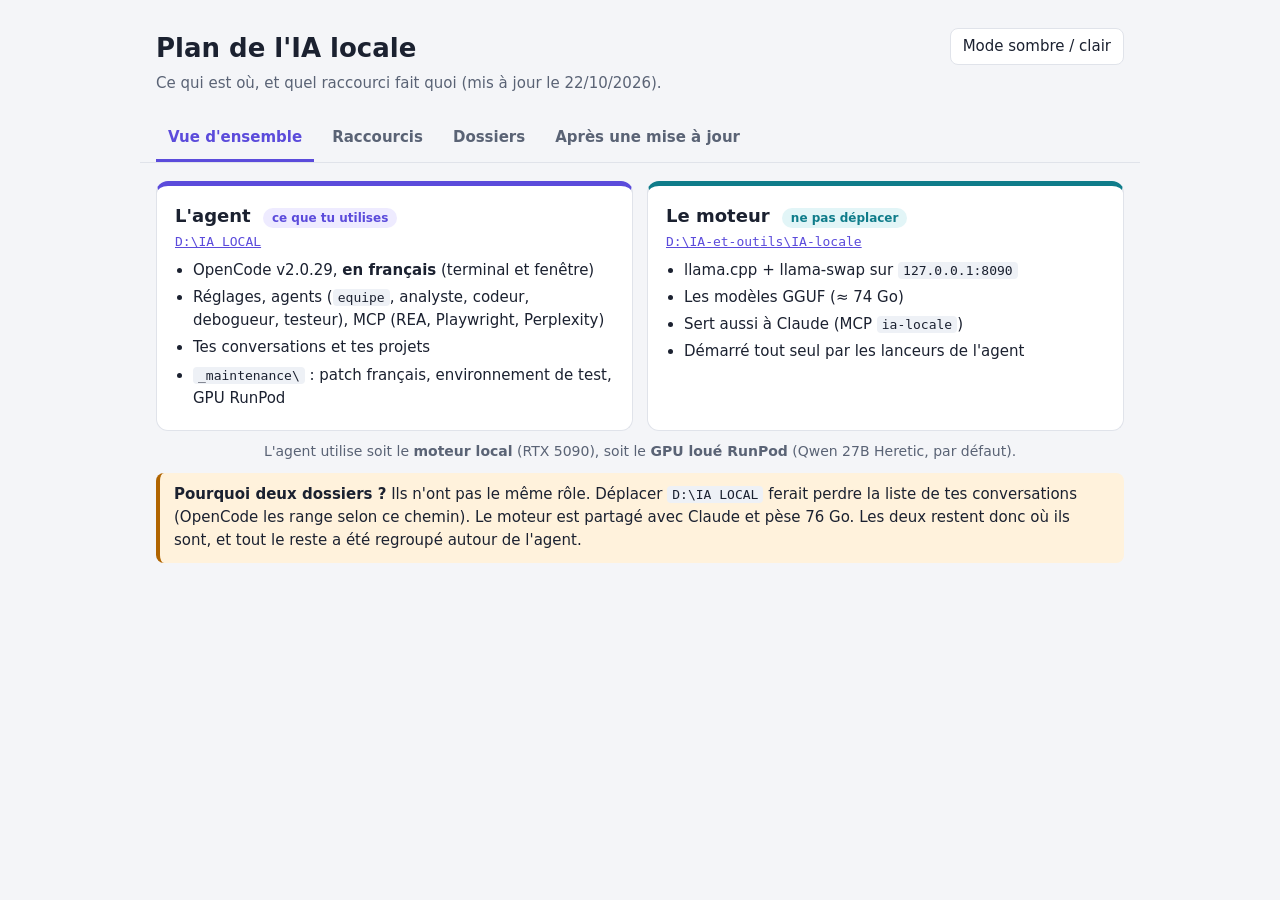
<file: Plan de l'IA locale.html>
<!doctype html>
<html lang="fr">
<head>
<meta charset="utf-8">
<meta name="viewport" content="width=device-width, initial-scale=1">
<title>Plan de l'IA locale</title>
<style>
:root{
  --fond:#f4f5f8;--carte:#fff;--texte:#1b2130;--doux:#5a6375;--bord:#e0e3ea;
  --acc:#5b4bdb;--acc-f:#eeebff;--ok:#1d8a4b;--ok-f:#e4f5eb;--att:#b06400;--att-f:#fff2dc;
  --moteur:#0f7c8a;--moteur-f:#e2f5f7;--code:#eef1f6;
}
@media (prefers-color-scheme: dark){
  :root:not([data-theme="light"]){
    --fond:#10131a;--carte:#191d26;--texte:#e4e7ee;--doux:#9aa3b5;--bord:#2a3040;
    --acc:#9d92ff;--acc-f:#25213f;--ok:#5fd08f;--ok-f:#16291f;--att:#f0b35a;--att-f:#2e2414;
    --moteur:#56c8d6;--moteur-f:#14282c;--code:#222837;
  }
}
:root[data-theme="dark"]{
  --fond:#10131a;--carte:#191d26;--texte:#e4e7ee;--doux:#9aa3b5;--bord:#2a3040;
  --acc:#9d92ff;--acc-f:#25213f;--ok:#5fd08f;--ok-f:#16291f;--att:#f0b35a;--att-f:#2e2414;
  --moteur:#56c8d6;--moteur-f:#14282c;--code:#222837;
}
*{box-sizing:border-box}
body{margin:0;background:var(--fond);color:var(--texte);font:15px/1.55 "Segoe UI",system-ui,sans-serif}
header{max-width:1000px;margin:0 auto;padding:28px 16px 8px;display:flex;gap:16px;align-items:flex-start;justify-content:space-between;flex-wrap:wrap}
h1{margin:0;font-size:26px}
header p{margin:4px 0 0;color:var(--doux)}
#theme{background:var(--carte);color:var(--texte);border:1px solid var(--bord);border-radius:8px;padding:6px 12px;cursor:pointer;font:inherit}
nav{max-width:1000px;margin:12px auto 0;padding:0 16px;display:flex;gap:6px;flex-wrap:wrap;border-bottom:1px solid var(--bord)}
nav button{background:none;border:0;border-bottom:3px solid transparent;color:var(--doux);padding:10px 12px;font:inherit;font-weight:600;cursor:pointer}
nav button[aria-selected="true"]{color:var(--acc);border-bottom-color:var(--acc)}
main{max-width:1000px;margin:0 auto;padding:18px 16px 48px}
section{display:none}
section.actif{display:block}
.carte{background:var(--carte);border:1px solid var(--bord);border-radius:12px;padding:16px 18px;margin-bottom:14px}
.carte h2{margin:0 0 10px;font-size:17px}
.deux{display:grid;grid-template-columns:1fr 1fr;gap:14px}
.bloc{border-radius:12px;padding:16px 18px;border:1px solid var(--bord);background:var(--carte)}
.bloc.agent{border-top:5px solid var(--acc)}
.bloc.moteur{border-top:5px solid var(--moteur)}
.bloc h2{margin:0 0 4px;font-size:18px}
.bloc .chemin{font:13px Consolas,monospace;color:var(--doux);word-break:break-all}
.bloc ul{margin:10px 0 0;padding-left:18px}
.bloc li{margin-bottom:4px}
.fleche{text-align:center;color:var(--doux);margin:10px 0;font-size:14px}
table{width:100%;border-collapse:collapse}
td,th{text-align:left;padding:8px;border-top:1px solid var(--bord);vertical-align:top}
th{color:var(--doux);font-size:13px;font-weight:600;border-top:0}
code{background:var(--code);border-radius:4px;padding:1px 5px;font:13px Consolas,monospace;word-break:break-all}
a{color:var(--acc)}
.note{background:var(--att-f);border-left:4px solid var(--att);border-radius:8px;padding:10px 14px;margin-bottom:14px}
.astuce{background:var(--ok-f);border-left:4px solid var(--ok);border-radius:8px;padding:10px 14px;margin-bottom:14px}
.pastille{display:inline-block;font-size:12px;font-weight:600;border-radius:20px;padding:1px 9px;margin-left:6px}
.pastille.a{background:var(--acc-f);color:var(--acc)}
.pastille.m{background:var(--moteur-f);color:var(--moteur)}
ol li{margin-bottom:6px}
@media (max-width:700px){.deux{grid-template-columns:1fr}}
</style>
</head>
<body>
<header>
  <div>
    <h1>Plan de l'IA locale</h1>
    <p>Ce qui est où, et quel raccourci fait quoi (mis à jour le 22/10/2026).</p>
  </div>
  <button id="theme" type="button">Mode sombre / clair</button>
</header>
<nav role="tablist">
  <button role="tab" data-onglet="ensemble" aria-selected="true">Vue d'ensemble</button>
  <button role="tab" data-onglet="raccourcis">Raccourcis</button>
  <button role="tab" data-onglet="dossiers">Dossiers</button>
  <button role="tab" data-onglet="maj">Après une mise à jour</button>
</nav>
<main>

<section id="ensemble" class="actif">
  <div class="deux">
    <div class="bloc agent">
      <h2>L'agent <span class="pastille a">ce que tu utilises</span></h2>
      <div class="chemin"><a href="file:///D:/IA%20LOCAL/">D:\IA LOCAL</a></div>
      <ul>
        <li>OpenCode v2.0.29, <b>en français</b> (terminal et fenêtre)</li>
        <li>Réglages, agents (<code>equipe</code>, analyste, codeur, debogueur, testeur), MCP (REA, Playwright, Perplexity)</li>
        <li>Tes conversations et tes projets</li>
        <li><code>_maintenance\</code> : patch français, environnement de test, GPU RunPod</li>
      </ul>
    </div>
    <div class="bloc moteur">
      <h2>Le moteur <span class="pastille m">ne pas déplacer</span></h2>
      <div class="chemin"><a href="file:///D:/IA-et-outils/IA-locale/">D:\IA-et-outils\IA-locale</a></div>
      <ul>
        <li>llama.cpp + llama-swap sur <code>127.0.0.1:8090</code></li>
        <li>Les modèles GGUF (≈ 74 Go)</li>
        <li>Sert aussi à Claude (MCP <code>ia-locale</code>)</li>
        <li>Démarré tout seul par les lanceurs de l'agent</li>
      </ul>
    </div>
  </div>
  <div class="fleche">L'agent utilise soit le <b>moteur local</b> (RTX 5090), soit le <b>GPU loué RunPod</b> (Qwen 27B Heretic, par défaut).</div>
  <div class="note"><b>Pourquoi deux dossiers ?</b> Ils n'ont pas le même rôle. Déplacer <code>D:\IA LOCAL</code> ferait perdre la liste de tes conversations (OpenCode les range selon ce chemin). Le moteur est partagé avec Claude et pèse 76 Go. Les deux restent donc où ils sont, et tout le reste a été regroupé autour de l'agent.</div>
</section>

<section id="raccourcis">
  <div class="carte">
    <h2>Sur le bureau</h2>
    <table>
      <tr><th>Raccourci</th><th>Ce qu'il fait</th></tr>
      <tr><td><b>Agent IA</b></td><td><b>Le plus pratique.</b> Ouvre l'agent dans sa propre fenêtre, en français, avec la liste des conversations et le choix du modèle. Fermer la fenêtre arrête tout.</td></tr>
      <tr><td><b>IA locale (agent)</b></td><td>La version terminal, avec le menu des conversations au démarrage.</td></tr>
      <tr><td><b>Atelier de l'agent</b></td><td>Le panneau de gestion : agents, équipes, bibliothèque de modèles, MCP, modèles et GPU, commandes /, skills, sécurité, sauvegardes. Aussi depuis le bouton <b>Atelier</b> de la fenêtre de l'agent. Guide : <code>_maintenance\Atelier-agent\guide\index.html</code>.</td></tr>
      <tr><td><b>Stop GPU</b></td><td>Arrête le GPU loué RunPod (pour ne plus payer). Aussi dans l'Atelier, écran Modèles et GPU.</td></tr>
    </table>
  </div>
  <div class="carte">
    <h2>Dans <a href="file:///D:/IA%20LOCAL/">D:\IA LOCAL</a></h2>
    <table>
      <tr><th>Fichier</th><th>Rôle</th></tr>
      <tr><td><code>Agent IA (fenêtre).vbs</code></td><td>Ce que lance le raccourci « Agent IA » (script : <code>config\fenetre-agent.ps1</code>)</td></tr>
      <tr><td><code>Lancer l'agent.cmd</code></td><td>Version terminal (raccourci « IA locale (agent) »)</td></tr>
      <tr><td><code>Lancer l'agent (web).cmd</code></td><td>Même chose que la fenêtre, mais dans ton navigateur habituel</td></tr>
      <tr><td><code>Ouvrir Chrome d'analyse.cmd</code></td><td>Chrome dédié pour faire analyser un site par l'agent</td></tr>
      <tr><td><a href="Guide%20de%20l'agent.html">Guide de l'agent.html</a></td><td>Guide illustré</td></tr>
      <tr><td><a href="Wiki%20OpenCode.html">Wiki OpenCode.html</a></td><td>Mode d'emploi de l'interface</td></tr>
      <tr><td><a href="Lexique%20OpenCode.html">Lexique OpenCode.html</a></td><td>Mots et raccourcis clavier traduits</td></tr>
    </table>
  </div>
</section>

<section id="dossiers">
  <div class="carte">
    <h2>L'agent : <a href="file:///D:/IA%20LOCAL/">D:\IA LOCAL</a></h2>
    <table>
      <tr><th>Dossier</th><th>Contenu</th></tr>
      <tr><td><code>config\</code></td><td>Réglages (<code>opencode\opencode.json</code>, consignes <code>AGENTS.md</code>, skills) et scripts des lanceurs</td></tr>
      <tr><td><code>opencode\</code></td><td>Le programme OpenCode (exe patché en français)</td></tr>
      <tr><td><code>projets\</code></td><td>Une mission = un dossier. <code>_vrac\</code> : les fichiers qui traînaient à la racine (captures, <code>test.wvd</code>)</td></tr>
      <tr><td><code>outils\</code></td><td>Outils que l'agent installe lui-même</td></tr>
      <tr><td><code>.donnees\</code></td><td>Conversations, cache, profils navigateur. <b>Ne pas toucher.</b></td></tr>
      <tr><td><code>.playwright-mcp\</code></td><td>Fichiers du MCP Playwright</td></tr>
      <tr><td><a href="file:///D:/IA%20LOCAL/_maintenance/"><code>_maintenance\</code></a></td><td>Outils de maintenance :
        <br>• <code>OpenCode-francais\</code> : <code>Patcher en français.cmd</code>, <code>Restaurer l'original.cmd</code>, sauvegarde de l'exe officiel
        <br>• <code>OpenCode-web-test\</code> : copie d'OpenCode à données vides, pour les essais
        <br>• <code>RunPod-GPU\</code> : création et arrêt du GPU loué (clé dans <code>.env</code>)</td></tr>
    </table>
  </div>
  <div class="carte">
    <h2>Le moteur : <a href="file:///D:/IA-et-outils/IA-locale/">D:\IA-et-outils\IA-locale</a></h2>
    <table>
      <tr><td><code>moteur\</code></td><td>llama.cpp et llama-swap</td></tr>
      <tr><td><code>modeles\</code></td><td>Les fichiers des modèles</td></tr>
      <tr><td><code>config-llama-swap.yaml</code></td><td>Réglages des modèles (contexte, déchargement)</td></tr>
      <tr><td><code>scripts\</code></td><td><code>demarrer.cmd</code>, <code>arreter.cmd</code>, désinstallation</td></tr>
      <tr><td><code>LISEZ-MOI.md</code></td><td>Détail des modèles et du MCP de Claude</td></tr>
    </table>
  </div>
  <div class="carte">
    <h2>Notes</h2>
    <p><a href="file:///D:/IA-et-outils/Notes-IA/GPU-RunPod-et-IA-locale/">D:\IA-et-outils\Notes-IA\GPU-RunPod-et-IA-locale</a> : choix du GPU loué et comparaison avec l'IA locale.</p>
  </div>
</section>

<section id="maj">
  <div class="note"><b>Avant de mettre OpenCode à jour (<code>/update</code>) :</b> la v2.1.2 n'est pas encore prise en charge par le patch français. En la mettant à jour, tu repasses en anglais jusqu'à ce que le patch soit adapté.</div>
  <div class="carte">
    <h2>Si tu mets à jour quand même</h2>
    <ol>
      <li>Ferme l'agent (fenêtre et terminal).</li>
      <li>Double-clic sur <code>D:\IA LOCAL\_maintenance\OpenCode-francais\Patcher en français.cmd</code>.</li>
      <li>S'il dit <b>« Terminé »</b> : c'est reparti en français.</li>
      <li>S'il dit <b>« ARRÊT »</b> : rien n'est cassé, OpenCode reste en anglais. Demande à Claude d'adapter le patch à la nouvelle version.</li>
    </ol>
    <p>Pour revenir à l'anglais d'origine : <code>Restaurer l'original.cmd</code>, dans le même dossier.</p>
  </div>
</section>

</main>
<script>
(function(){
  var racine=document.documentElement;
  try{var t=localStorage.getItem('plan-theme');if(t)racine.dataset.theme=t;}catch(e){}
  document.getElementById('theme').onclick=function(){
    var sombre=racine.dataset.theme?racine.dataset.theme==='dark':matchMedia('(prefers-color-scheme: dark)').matches;
    racine.dataset.theme=sombre?'light':'dark';
    try{localStorage.setItem('plan-theme',racine.dataset.theme);}catch(e){}
  };
  var onglets=document.querySelectorAll('nav button');
  function ouvrir(id){
    onglets.forEach(function(b){b.setAttribute('aria-selected',b.dataset.onglet===id);});
    document.querySelectorAll('section').forEach(function(s){s.classList.toggle('actif',s.id===id);});
    try{localStorage.setItem('plan-onglet',id);}catch(e){}
  }
  onglets.forEach(function(b){b.onclick=function(){ouvrir(b.dataset.onglet);};});
  try{var o=localStorage.getItem('plan-onglet');if(o&&document.getElementById(o))ouvrir(o);}catch(e){}
})();
</script>
</body>
</html>
</file>
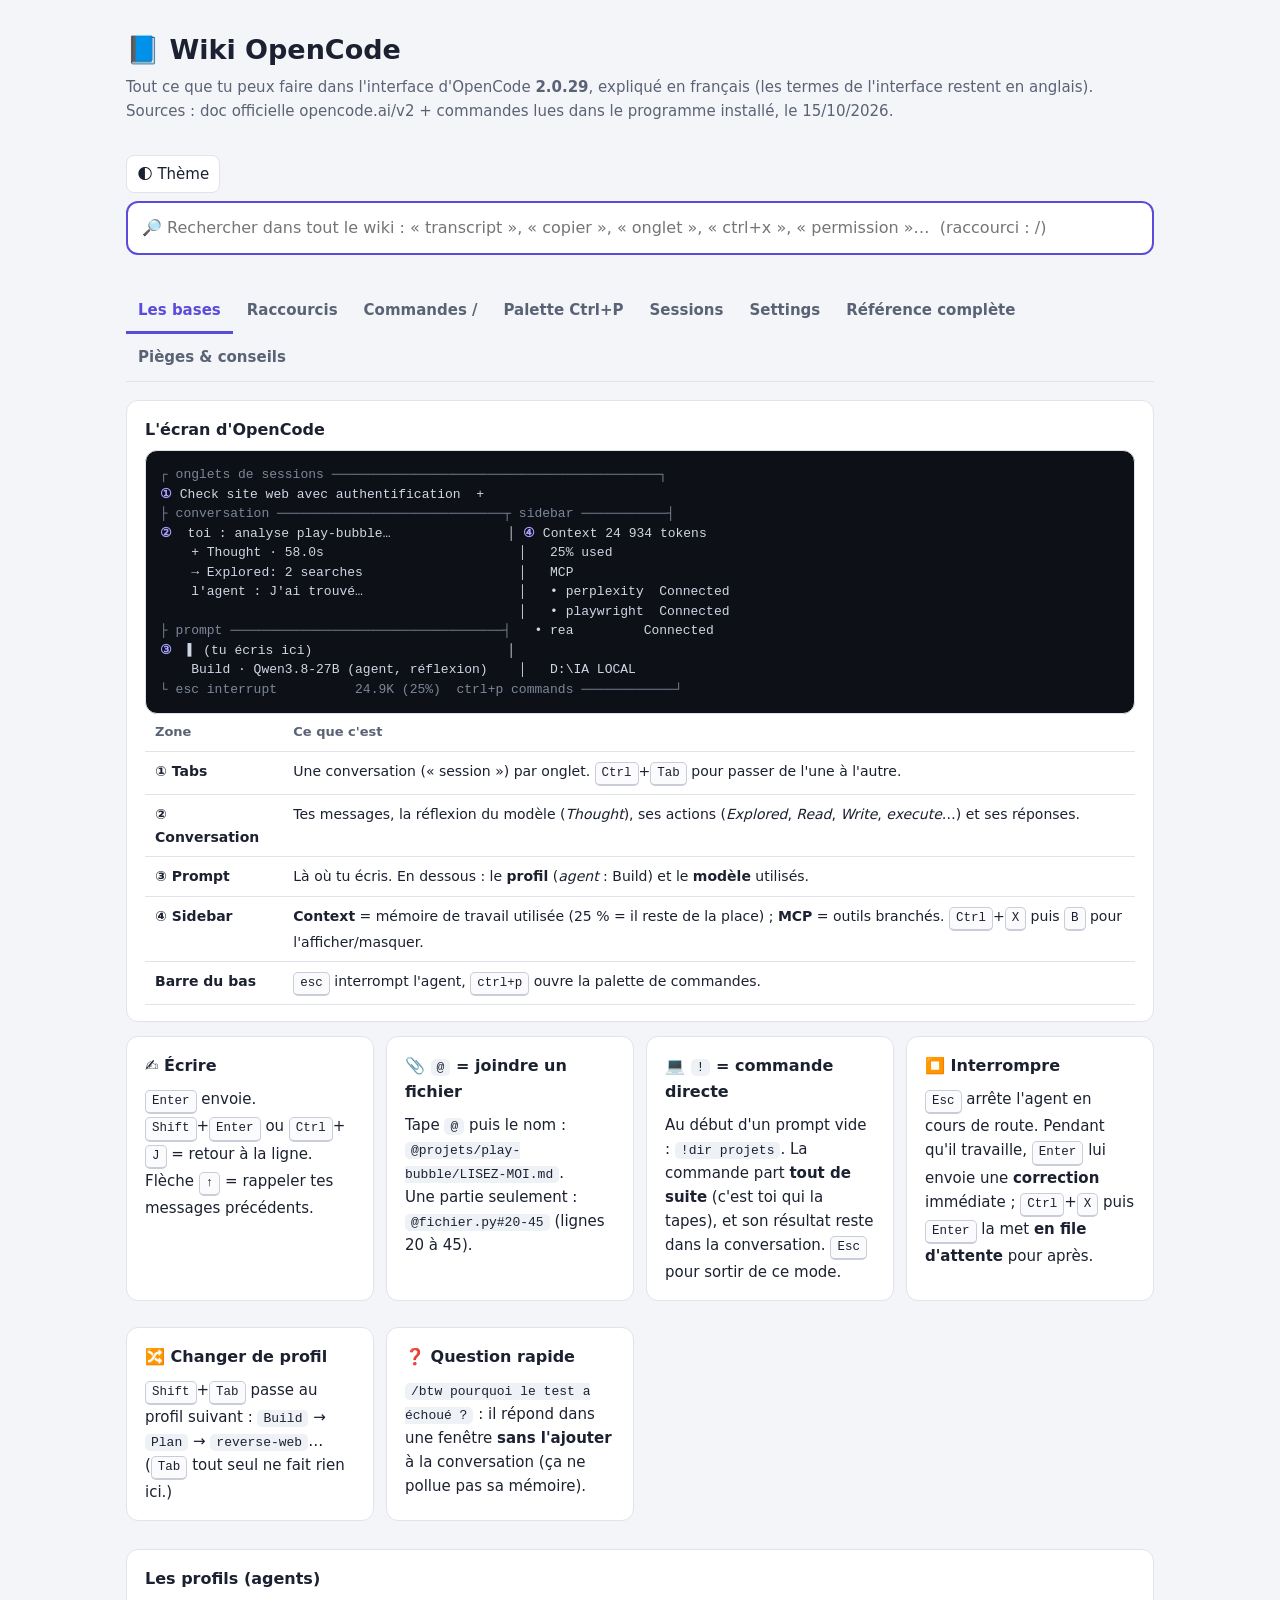
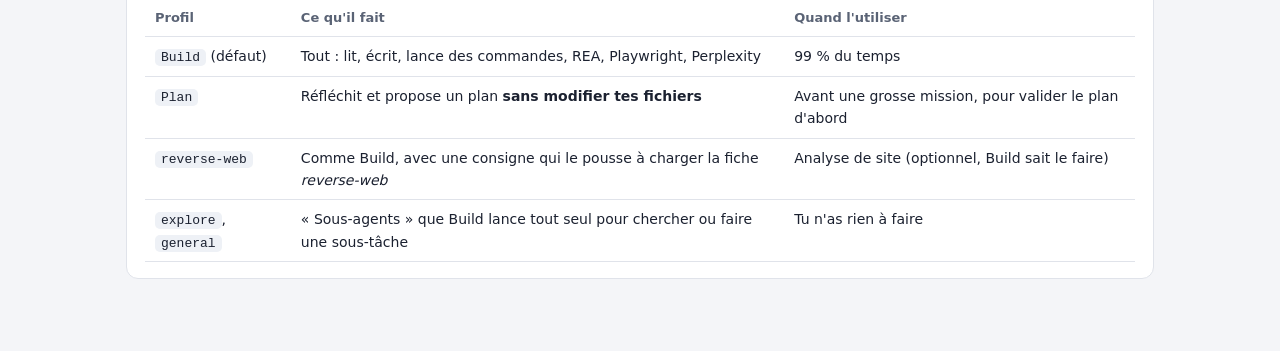
<file: Wiki OpenCode.html>
<!doctype html>
<html lang="fr">
<head>
<meta charset="utf-8">
<meta name="viewport" content="width=device-width,initial-scale=1">
<title>Wiki OpenCode</title>
<style>
:root{--fond:#f4f5f8;--carte:#fff;--texte:#1b2130;--doux:#5a6375;--bord:#e0e3ea;--acc:#5b4bdb;--acc-f:#eeebff;--ok:#1d8a4b;--ok-f:#e4f5eb;--att:#b06400;--att-f:#fff2dc;--non:#c0392b;--non-f:#fdeceb;--code:#eef1f6;--kbd:#fbfbfd;--kbd-b:#c9cdd8}
@media (prefers-color-scheme:dark){:root:not([data-theme="light"]){--fond:#10131a;--carte:#191d26;--texte:#e4e7ee;--doux:#97a0b2;--bord:#2a303c;--acc:#a99fff;--acc-f:#25213e;--ok:#5fd394;--ok-f:#15281e;--att:#ffb44d;--att-f:#2c2314;--non:#ff8a80;--non-f:#321a19;--code:#232935;--kbd:#262c38;--kbd-b:#3b4252}}
:root[data-theme="dark"]{--fond:#10131a;--carte:#191d26;--texte:#e4e7ee;--doux:#97a0b2;--bord:#2a303c;--acc:#a99fff;--acc-f:#25213e;--ok:#5fd394;--ok-f:#15281e;--att:#ffb44d;--att-f:#2c2314;--non:#ff8a80;--non-f:#321a19;--code:#232935;--kbd:#262c38;--kbd-b:#3b4252}
*{box-sizing:border-box}
body{margin:0;background:var(--fond);color:var(--texte);font:15px/1.6 system-ui,"Segoe UI",sans-serif}
main{max-width:1060px;margin:0 auto;padding:28px 16px 70px}
header{display:flex;justify-content:space-between;align-items:flex-start;gap:12px;flex-wrap:wrap}
h1{font-size:27px;margin:0}
h2{font-size:19px;margin:26px 0 10px}
.sous{color:var(--doux);margin:4px 0 20px}
.theme{background:var(--carte);border:1px solid var(--bord);color:var(--texte);border-radius:8px;padding:6px 10px;cursor:pointer;font:inherit}
.onglets{display:flex;gap:2px;flex-wrap:wrap;border-bottom:1px solid var(--bord);margin-bottom:18px;position:sticky;top:66px;background:var(--fond);z-index:2;padding-top:6px}
.onglets button{background:none;border:0;border-bottom:3px solid transparent;color:var(--doux);padding:9px 12px;font:inherit;font-weight:600;cursor:pointer}
.onglets button.actif{color:var(--acc);border-color:var(--acc)}
section{display:none}section.actif{display:block}
.carte{background:var(--carte);border:1px solid var(--bord);border-radius:12px;padding:16px 18px;margin-bottom:14px}
.carte h3{margin:0 0 8px;font-size:16px}
.grille{display:grid;grid-template-columns:repeat(auto-fit,minmax(230px,1fr));gap:12px;margin-bottom:14px}
.tableau{overflow-x:auto}
table{width:100%;border-collapse:collapse;font-size:14px}
th,td{text-align:left;padding:8px 10px;border-bottom:1px solid var(--bord);vertical-align:top}
th{color:var(--doux);font-weight:600;font-size:13px;white-space:nowrap}
code{background:var(--code);padding:1px 6px;border-radius:5px;font:13px Consolas,monospace;word-break:break-word}
kbd{display:inline-block;background:var(--kbd);border:1px solid var(--kbd-b);border-bottom-width:2px;border-radius:5px;padding:0 6px;font:12.5px Consolas,monospace;white-space:nowrap;line-height:1.7}
.badge{display:inline-block;font-size:12px;font-weight:700;padding:1px 9px;border-radius:99px;white-space:nowrap}
.ok{background:var(--ok-f);color:var(--ok)}.att{background:var(--att-f);color:var(--att)}.non{background:var(--non-f);color:var(--non)}.info{background:var(--acc-f);color:var(--acc)}
.note{background:var(--att-f);border:1px solid var(--bord);border-radius:10px;padding:10px 14px;margin:10px 0}
.astuce{background:var(--acc-f);border:1px solid var(--bord);border-radius:10px;padding:10px 14px;margin:10px 0}
.danger{background:var(--non-f);border:1px solid var(--bord);border-radius:10px;padding:10px 14px;margin:10px 0}
.recherche{width:100%;padding:10px 12px;border:1px solid var(--bord);border-radius:10px;background:var(--carte);color:var(--texte);font:inherit;margin-bottom:12px}
.ecran{white-space:pre;font:13px/1.5 Consolas,monospace;background:#0d1017;color:#cfd6e4;border-radius:12px;padding:14px;overflow-x:auto;border:1px solid var(--bord)}
.ecran .z{color:#a99fff;font-weight:700}.ecran .g{color:#7d8799}
.etapes{counter-reset:e;list-style:none;padding:0;margin:0}
.etapes li{counter-increment:e;position:relative;padding:9px 0 9px 44px;border-bottom:1px solid var(--bord)}
.etapes li:last-child{border-bottom:0}
.etapes li::before{content:counter(e);position:absolute;left:0;top:8px;width:30px;height:30px;border-radius:50%;background:var(--acc-f);color:var(--acc);font-weight:800;display:grid;place-items:center}
.cat{font-size:12px;color:var(--doux)}
tr.cache{display:none}
.id{font:11.5px Consolas,monospace;color:var(--doux)}
mark{background:#ffd54a;color:#1b2130;border-radius:3px;padding:0 1px}
.barre-recherche{position:sticky;top:0;z-index:3;background:var(--fond);padding:8px 0 4px}
.barre-recherche input{width:100%;padding:12px 14px;border:2px solid var(--acc);border-radius:12px;background:var(--carte);color:var(--texte);font:inherit;font-size:16px}
.compteur{color:var(--doux);font-size:13px;margin:6px 2px 0;min-height:18px}
.titre-recherche{display:none;font-size:18px;margin:22px 0 8px;color:var(--acc)}
body.cherche .onglets{display:none}
body.cherche section{display:block}
body.cherche section.vide{display:none}
body.cherche .titre-recherche{display:block}
body.cherche section > p{display:none}
.masque{display:none!important}

</style>
</head>
<body>
<main>
<header>
  <div>
    <h1>📘 Wiki OpenCode</h1>
    <p class="sous">Tout ce que tu peux faire dans l'interface d'OpenCode <b>2.0.29</b>, expliqué en français (les termes de l'interface restent en anglais).<br>Sources : doc officielle opencode.ai/v2 + commandes lues dans le programme installé, le 15/10/2026.</p>
  </div>
  <button class="theme" id="theme" type="button">🌓 Thème</button>
</header>

<div class="barre-recherche">
  <input id="recherche" type="search" autocomplete="off" placeholder="🔎 Rechercher dans tout le wiki : « transcript », « copier », « onglet », « ctrl+x », « permission »…  (raccourci : /)">
  <div class="compteur" id="compteur"></div>
</div>
<nav class="onglets">
  <button class="actif" data-o="bases">Les bases</button>
  <button data-o="raccourcis">Raccourcis</button>
  <button data-o="slash">Commandes /</button>
  <button data-o="palette">Palette Ctrl+P</button>
  <button data-o="sessions">Sessions</button>
  <button data-o="settings">Settings</button>
  <button data-o="reference">Référence complète</button>
  <button data-o="pieges">Pièges & conseils</button>
</nav>

<!-- ============================ BASES ============================ -->
<section id="bases" class="actif">
  <div class="carte">
    <h3>L'écran d'OpenCode</h3>
<div class="ecran"><span class="g">┌ onglets de sessions ──────────────────────────────────────────┐</span>
<span class="z">①</span> Check site web avec authentification  +
<span class="g">├ conversation ─────────────────────────────┬ sidebar ───────────┤</span>
<span class="z">②</span>  toi : analyse play-bubble…               │ <span class="z">④</span> Context 24 934 tokens
    + Thought · 58.0s                         │   25% used
    → Explored: 2 searches                    │   MCP
    l'agent : J'ai trouvé…                    │   • perplexity  Connected
                                              │   • playwright  Connected
<span class="g">├ prompt ───────────────────────────────────┤</span>   • rea         Connected
<span class="z">③</span>  ▌ (tu écris ici)                         │
    Build · Qwen3.8-27B (agent, réflexion)    │   D:\IA LOCAL
<span class="g">└ esc interrupt          24.9K (25%)  ctrl+p commands ────────────┘</span></div>
    <div class="tableau"><table>
      <tr><th>Zone</th><th>Ce que c'est</th></tr>
      <tr><td><b>① Tabs</b></td><td>Une conversation (« session ») par onglet. <kbd>Ctrl</kbd>+<kbd>Tab</kbd> pour passer de l'une à l'autre.</td></tr>
      <tr><td><b>② Conversation</b></td><td>Tes messages, la réflexion du modèle (<i>Thought</i>), ses actions (<i>Explored</i>, <i>Read</i>, <i>Write</i>, <i>execute</i>…) et ses réponses.</td></tr>
      <tr><td><b>③ Prompt</b></td><td>Là où tu écris. En dessous : le <b>profil</b> (<i>agent</i> : Build) et le <b>modèle</b> utilisés.</td></tr>
      <tr><td><b>④ Sidebar</b></td><td><b>Context</b> = mémoire de travail utilisée (25 % = il reste de la place) ; <b>MCP</b> = outils branchés. <kbd>Ctrl</kbd>+<kbd>X</kbd> puis <kbd>B</kbd> pour l'afficher/masquer.</td></tr>
      <tr><td><b>Barre du bas</b></td><td><kbd>esc</kbd> interrompt l'agent, <kbd>ctrl+p</kbd> ouvre la palette de commandes.</td></tr>
    </table></div>
  </div>

  <div class="grille">
    <div class="carte"><h3>✍️ Écrire</h3><kbd>Enter</kbd> envoie.<br><kbd>Shift</kbd>+<kbd>Enter</kbd> ou <kbd>Ctrl</kbd>+<kbd>J</kbd> = retour à la ligne.<br>Flèche <kbd>↑</kbd> = rappeler tes messages précédents.</div>
    <div class="carte"><h3>📎 <code>@</code> = joindre un fichier</h3>Tape <code>@</code> puis le nom : <code>@projets/play-bubble/LISEZ-MOI.md</code>.<br>Une partie seulement : <code>@fichier.py#20-45</code> (lignes 20 à 45).</div>
    <div class="carte"><h3>💻 <code>!</code> = commande directe</h3>Au début d'un prompt vide : <code>!dir projets</code>. La commande part <b>tout de suite</b> (c'est toi qui la tapes), et son résultat reste dans la conversation. <kbd>Esc</kbd> pour sortir de ce mode.</div>
    <div class="carte"><h3>⏹️ Interrompre</h3><kbd>Esc</kbd> arrête l'agent en cours de route. Pendant qu'il travaille, <kbd>Enter</kbd> lui envoie une <b>correction</b> immédiate ; <kbd>Ctrl</kbd>+<kbd>X</kbd> puis <kbd>Enter</kbd> la met <b>en file d'attente</b> pour après.</div>
    <div class="carte"><h3>🔀 Changer de profil</h3><kbd>Shift</kbd>+<kbd>Tab</kbd> passe au profil suivant : <code>Build</code> → <code>Plan</code> → <code>reverse-web</code>…<br>(<kbd>Tab</kbd> tout seul ne fait rien ici.)</div>
    <div class="carte"><h3>❓ Question rapide</h3><code>/btw pourquoi le test a échoué ?</code> : il répond dans une fenêtre <b>sans l'ajouter</b> à la conversation (ça ne pollue pas sa mémoire).</div>
  </div>

  <div class="carte">
    <h3>Les profils (agents)</h3>
    <div class="tableau"><table>
      <tr><th>Profil</th><th>Ce qu'il fait</th><th>Quand l'utiliser</th></tr>
      <tr><td><code>Build</code> (défaut)</td><td>Tout : lit, écrit, lance des commandes, REA, Playwright, Perplexity</td><td>99 % du temps</td></tr>
      <tr><td><code>Plan</code></td><td>Réfléchit et propose un plan <b>sans modifier tes fichiers</b></td><td>Avant une grosse mission, pour valider le plan d'abord</td></tr>
      <tr><td><code>reverse-web</code></td><td>Comme Build, avec une consigne qui le pousse à charger la fiche <i>reverse-web</i></td><td>Analyse de site (optionnel, Build sait le faire)</td></tr>
      <tr><td><code>explore</code>, <code>general</code></td><td>« Sous-agents » que Build lance tout seul pour chercher ou faire une sous-tâche</td><td>Tu n'as rien à faire</td></tr>
    </table></div>
  </div>
</section>

<!-- ============================ RACCOURCIS ============================ -->
<section id="raccourcis">
  <div class="astuce"><b>La touche « leader » = <kbd>Ctrl</kbd>+<kbd>X</kbd>.</b> Beaucoup de raccourcis se font en <b>deux temps</b> : appuie sur <kbd>Ctrl</kbd>+<kbd>X</kbd>, relâche, puis la lettre. Ex. <kbd>Ctrl</kbd>+<kbd>X</kbd> puis <kbd>N</kbd> = nouvelle session.<br>
  Perdu ? <kbd>Ctrl</kbd>+<kbd>Alt</kbd>+<kbd>K</kbd> affiche le panneau <b>which-key</b> avec tous les raccourcis disponibles.</div>

  <div class="grille">
    <div class="carte"><h3>Les 10 à retenir</h3>
      <table>
        <tr><td><kbd>Ctrl</kbd>+<kbd>P</kbd></td><td>Palette de toutes les commandes</td></tr>
        <tr><td><kbd>Esc</kbd></td><td>Interrompre l'agent</td></tr>
        <tr><td><kbd>Shift</kbd>+<kbd>Tab</kbd></td><td>Profil suivant</td></tr>
        <tr><td><kbd>Ctrl</kbd>+<kbd>X</kbd> <kbd>N</kbd></td><td>Nouvelle session</td></tr>
        <tr><td><kbd>Ctrl</kbd>+<kbd>X</kbd> <kbd>L</kbd></td><td>Liste des sessions</td></tr>
        <tr><td><kbd>Ctrl</kbd>+<kbd>X</kbd> <kbd>M</kbd></td><td>Choisir le modèle</td></tr>
        <tr><td><kbd>Ctrl</kbd>+<kbd>X</kbd> <kbd>U</kbd></td><td>Annuler le dernier message (et ce qu'il a fait)</td></tr>
        <tr><td><kbd>Ctrl</kbd>+<kbd>X</kbd> <kbd>C</kbd></td><td>Compacter (résumer) la conversation</td></tr>
        <tr><td><kbd>Ctrl</kbd>+<kbd>X</kbd> <kbd>Y</kbd></td><td>Copier le dernier message</td></tr>
        <tr><td><kbd>Ctrl</kbd>+<kbd>C</kbd></td><td>Vider le prompt ; 2 fois = quitter</td></tr>
      </table>
    </div>
    <div class="carte"><h3>Sessions & onglets</h3>
      <table>
        <tr><td><kbd>Ctrl</kbd>+<kbd>O</kbd></td><td>Sessions et projets récents</td></tr>
        <tr><td><kbd>Ctrl</kbd>+<kbd>Tab</kbd></td><td>Onglet suivant (<kbd>Ctrl</kbd>+<kbd>Shift</kbd>+<kbd>Tab</kbd> = précédent)</td></tr>
        <tr><td><kbd>Ctrl</kbd>+<kbd>1</kbd>…<kbd>9</kbd></td><td>Aller à l'onglet n°1…9</td></tr>
        <tr><td><kbd>Ctrl</kbd>+<kbd>X</kbd> <kbd>W</kbd></td><td>Fermer l'onglet</td></tr>
        <tr><td><kbd>Ctrl</kbd>+<kbd>Shift</kbd>+<kbd>T</kbd></td><td>Rouvrir l'onglet fermé</td></tr>
        <tr><td><kbd>Ctrl</kbd>+<kbd>R</kbd></td><td>Renommer la session</td></tr>
        <tr><td><kbd>Ctrl</kbd>+<kbd>X</kbd> <kbd>G</kbd></td><td>Timeline : sauter à un message</td></tr>
        <tr><td><kbd>Ctrl</kbd>+<kbd>X</kbd> <kbd>X</kbd></td><td>Exporter la session</td></tr>
      </table>
    </div>
    <div class="carte"><h3>Modèle & affichage</h3>
      <table>
        <tr><td><kbd>F2</kbd></td><td>Modèle récent suivant (agent ↔ code)</td></tr>
        <tr><td><kbd>Ctrl</kbd>+<kbd>X</kbd> <kbd>A</kbd></td><td>Choisir le profil (agent)</td></tr>
        <tr><td><kbd>Ctrl</kbd>+<kbd>X</kbd> <kbd>B</kbd></td><td>Afficher/masquer la sidebar</td></tr>
        <tr><td><kbd>Ctrl</kbd>+<kbd>X</kbd> <kbd>T</kbd></td><td>Panneau terminal</td></tr>
        <tr><td><kbd>Ctrl</kbd>+<kbd>X</kbd> <kbd>S</kbd></td><td>Statut (moteur, MCP…)</td></tr>
        <tr><td><kbd>Ctrl</kbd>+<kbd>X</kbd> <kbd>R</kbd></td><td>Refaire (après un Undo)</td></tr>
        <tr><td><kbd>Ctrl</kbd>+<kbd>X</kbd> <kbd>I</kbd></td><td>Voir les images jointes</td></tr>
        <tr><td><kbd>PgUp</kbd> / <kbd>PgDn</kbd></td><td>Défiler la conversation</td></tr>
      </table>
    </div>
  </div>
  <div class="note">Les raccourcis se changent dans <code>D:\IA LOCAL\config\opencode\cli.json</code> (section <code>keybinds</code>). Liste complète : opencode.ai/v2/docs/cli/keybinds.</div>
</section>

<!-- ============================ SLASH ============================ -->
<section id="slash">
  <p>Tape <code>/</code> dans le prompt : la liste s'ouvre, continue à taper pour filtrer, <kbd>Enter</kbd> pour lancer. Les 38 commandes de ta version :</p>
    <div class="carte tableau"><table id="tslash">
    <tr><th>Commande</th><th>Nom anglais</th><th>À quoi ça sert</th><th>Pour toi</th></tr>
    <tr><td colspan="4" class="cat">— Conversation (session) —</td></tr>
    <tr><td><code>/new</code></td><td>New session</td><td>Nouvelle conversation vierge (raccourci <kbd>Ctrl</kbd>+<kbd>X</kbd> <kbd>N</kbd>)</td><td><span class="badge ok">utile</span></td></tr>
    <tr><td><code>/sessions</code> <span class="cat">(= /resume, /continue)</span></td><td>Switch session</td><td>Liste de tes conversations pour en reprendre une</td><td><span class="badge ok">utile</span></td></tr>
    <tr><td><code>/open</code> <span class="cat">(= /projects)</span></td><td>Open session or project</td><td>Sessions et dossiers récents</td><td><span class="badge info">parfois</span></td></tr>
    <tr><td><code>/rename</code> <i>titre</i></td><td>Rename session</td><td>Donner un nom clair à la conversation (ex. <code>/rename Play-bubble : API</code>)</td><td><span class="badge ok">utile</span></td></tr>
    <tr><td><code>/clear</code></td><td>Clear session</td><td>Vider la conversation en cours pour repartir de zéro</td><td><span class="badge info">parfois</span></td></tr>
    <tr><td><code>/compact</code></td><td>Compact session</td><td>Résume la conversation pour libérer de la mémoire (quand <i>Context</i> dépasse ~70 %)</td><td><span class="badge ok">utile</span></td></tr>
    <tr><td><code>/undo</code></td><td>Undo previous message</td><td>Annule ton dernier message <b>et les modifications de fichiers</b> qui ont suivi ; ton texte revient dans le prompt pour le corriger</td><td><span class="badge ok">utile</span></td></tr>
    <tr><td><code>/redo</code></td><td>Redo</td><td>Rétablit ce que /undo a annulé</td><td><span class="badge ok">utile</span></td></tr>
    <tr><td><code>/fork</code></td><td>Fork session</td><td>Copie la conversation à partir d'un message pour tester une autre piste sans perdre l'originale</td><td><span class="badge info">parfois</span></td></tr>
    <tr><td><code>/timeline</code></td><td>Jump to message</td><td>Sauter directement à un ancien message</td><td><span class="badge info">parfois</span></td></tr>
    <tr><td><code>/copy</code></td><td>Copy session transcript</td><td>Copie toute la conversation dans le presse-papiers</td><td><span class="badge ok">utile</span></td></tr>
    <tr><td><code>/export</code></td><td>Export session transcript</td><td>Exporte la conversation (ouvre l'éditeur / un fichier)</td><td><span class="badge info">parfois</span></td></tr>
    <tr><td><code>/btw</code> <i>question</i></td><td>Ask a side question</td><td>Question rapide hors conversation (n'encombre pas sa mémoire)</td><td><span class="badge ok">utile</span></td></tr>
    <tr><td><code>/share</code></td><td>Share session</td><td>Partage en ligne — <b>pas encore actif</b> dans cette version</td><td><span class="badge non">inutile</span></td></tr>
    <tr><td><code>/cd</code> <i>dossier</i></td><td>Change working directory</td><td>Change le dossier de travail</td><td><span class="badge att">attention</span> reste dans <code>D:\IA LOCAL</code></td></tr>
    <tr><td><code>/worktrees</code></td><td>Manage workspaces</td><td>Gère des copies de travail Git (<i>worktrees</i>)</td><td><span class="badge non">inutile</span> (pas de Git ici)</td></tr>
    <tr><td colspan="4" class="cat">— Modèle et profil (agent) —</td></tr>
    <tr><td><code>/models</code></td><td>Switch model</td><td>Choisir le modèle (<kbd>Ctrl</kbd>+<kbd>A</kbd> dans la liste = par fournisseur, <kbd>Ctrl</kbd>+<kbd>F</kbd> = favori)</td><td><span class="badge ok">utile</span></td></tr>
    <tr><td><code>/agents</code></td><td>Switch agent</td><td>Choisir le profil : Build, Plan, reverse-web</td><td><span class="badge ok">utile</span></td></tr>
    <tr><td><code>/variants</code> <span class="cat">(= /thinking, /effort)</span></td><td>Switch model variant</td><td>Niveau de réflexion d'un modèle, quand il en propose (pas défini pour tes modèles locaux)</td><td><span class="badge non">inutile</span></td></tr>
    <tr><td><code>/mcps</code></td><td>MCP servers</td><td>Voir REA / Playwright / Perplexity, les connecter ou déconnecter (<kbd>Space</kbd>)</td><td><span class="badge ok">utile</span></td></tr>
    <tr><td><code>/skills</code></td><td>Skills</td><td>Voir et choisir une fiche (reverse-web, installer-outil) à joindre au prompt</td><td><span class="badge info">parfois</span></td></tr>
    <tr><td><code>/connect</code></td><td>Connect an integration</td><td>Brancher un fournisseur <b>en ligne</b> (OpenAI, Anthropic…)</td><td><span class="badge non">bloqué</span> (100 % local)</td></tr>
    <tr><td colspan="4" class="cat">— Outils et affichage —</td></tr>
    <tr><td><code>/terminal</code></td><td>New terminal</td><td>Ouvre un panneau de terminal dans OpenCode</td><td><span class="badge info">parfois</span></td></tr>
    <tr><td><code>/editor</code></td><td>Open editor</td><td>Écrire ton prompt dans un éditeur externe (variable <code>EDITOR</code> requise)</td><td><span class="badge info">parfois</span></td></tr>
    <tr><td><code>/diff</code></td><td>Open diff viewer</td><td>Voir les modifications de fichiers (surtout avec Git)</td><td><span class="badge info">parfois</span></td></tr>
    <tr><td><code>/themes</code></td><td>Switch theme</td><td>Changer les couleurs (aperçu en direct)</td><td><span class="badge ok">sympa</span></td></tr>
    <tr><td><code>/settings</code></td><td>Open settings</td><td>Réglages de l'interface (voir l'onglet <i>Settings</i>)</td><td><span class="badge ok">utile</span></td></tr>
    <tr><td><code>/status</code></td><td>View status</td><td>État : serveur, MCP, modèle, chemins</td><td><span class="badge ok">utile</span></td></tr>
    <tr><td><code>/stats</code></td><td>Usage statistics</td><td>Statistiques d'utilisation (tokens, modèles)</td><td><span class="badge info">parfois</span></td></tr>
    <tr><td><code>/help</code></td><td>Help</td><td>Aide rapide</td><td><span class="badge info">parfois</span></td></tr>
    <tr><td><code>/highlights</code></td><td>Show release highlights</td><td>Nouveautés de la version</td><td><span class="badge info">parfois</span></td></tr>
    <tr><td><code>/plugins</code></td><td>Plugins</td><td>Gérer les extensions de l'interface</td><td><span class="badge att">attention</span> code tiers</td></tr>
    <tr><td colspan="4" class="cat">— Programme —</td></tr>
    <tr><td><code>/reload</code></td><td>Reload configuration</td><td>Relit <code>opencode.json</code> sans quitter (après une modif de config)</td><td><span class="badge ok">utile</span></td></tr>
    <tr><td><code>/restart</code></td><td>Restart service</td><td>Redémarre le serveur partagé (tu utilises un serveur privé : rarement utile)</td><td><span class="badge non">inutile</span></td></tr>
    <tr><td><code>/update</code></td><td>Update OpenCode</td><td>Met OpenCode à jour</td><td><span class="badge att">attention</span> demande à Claude</td></tr>
    <tr><td><code>/pair</code> <span class="cat">(= /web)</span></td><td>Pair device</td><td>Liens pour piloter OpenCode depuis un navigateur ou le téléphone. Demande le serveur partagé (pas ton lanceur)</td><td><span class="badge att">attention</span></td></tr>
    <tr><td><code>/debug</code></td><td>View debug info</td><td>Infos techniques de dépannage</td><td><span class="badge info">parfois</span></td></tr>
    <tr><td><code>/exit</code> <span class="cat">(= /quit, /q)</span></td><td>Exit the app</td><td>Quitter OpenCode</td><td><span class="badge ok">utile</span></td></tr>
  </table></div>
</section>

<!-- ============================ PALETTE ============================ -->
<section id="palette">
  <div class="carte">
    <h3>À quoi sert <kbd>Ctrl</kbd>+<kbd>P</kbd> ?</h3>
    <p>C'est la <b>command palette</b> (fenêtre « Commands ») : la liste de <b>toutes</b> les actions possibles là où tu es, rangées par groupes. Tape dans <b>Search</b> pour filtrer, <kbd>↑</kbd><kbd>↓</kbd> pour choisir, <kbd>Entrée</kbd> pour lancer, <kbd>Esc</kbd> pour fermer. À droite : le raccourci clavier quand il existe (<code>ctrl+x l</code> = <kbd>Ctrl</kbd>+<kbd>X</kbd> puis <kbd>L</kbd>).</p>
    <p class="sous">Chaque action est expliquée en détail dans l'onglet <b>Référence complète</b>.</p>
  </div>
  <div class="carte tableau">
    <h3>Les groupes, dans l'ordre où tu les vois</h3>
    <table>
      <tr><th>Groupe</th><th>Ce qu'il contient (noms exacts)</th><th>En clair</th></tr>
      <tr><td><b>Suggested</b></td><td>Switch session · New session · Switch model · Connect an integration · Open settings · Share session</td><td>Les raccourcis les plus courants, repris en haut pour aller vite</td></tr>
      <tr><td><b>Prompt</b></td><td>Queue prompt · Skills · Stash prompt · Stash pop · Stash list · View image attachments · Remove editor context · Clear prompt · Paste · Submit prompt · View queued prompts</td><td>Ta zone de saisie. <b>Queue prompt</b> = envoyer après la fin de l'action en cours ; <b>Stash</b> = mettre un brouillon de côté (<i>pop</i> = le récupérer)</td></tr>
      <tr><td><b>Session</b></td><td>Open editor · Manage workspaces · Switch session · New session · Clear session · Open session or project · Close tab · Reopen closed tab · Share session · Rename session · Jump to message · Fork session · Compact session · Undo previous message · Redo · <b>Verbosity: Medium</b> · Copy last assistant message · Copy session transcript · Export session transcript · Copy session ID · Change working directory · New terminal · Ask a side question · Background blocking tools · Interrupt session · Next/Previous message · Toggle thinking, sidebar, scrollbar…</td><td>Tout ce qui concerne la conversation et les onglets. <b>Verbosity: Medium</b> change le niveau de détail affiché (Low / Medium / High) à chaque appui</td></tr>
      <tr><td><b>Agent</b></td><td>Switch model · Switch agent · Switch model variant · MCP servers · Model cycle · Agent cycle · Favorite cycle · Variant cycle (+ reverse)</td><td>Modèle, profil (Build / Plan / reverse-web), outils MCP</td></tr>
      <tr><td><b>Integration</b></td><td>Connect an integration</td><td>Fournisseurs en ligne : <span class="badge non">bloqué</span> chez toi (100 % local)</td></tr>
      <tr><td><b>System</b></td><td>Open settings · View status · View debug info · Switch theme · Reload configuration · Restart service · Update OpenCode · Show release highlights · Pair device · Open docs · Help · Toggle console · Toggle debug panel · Suspend terminal · Exit the app</td><td>Réglages et entretien du programme</td></tr>
    </table>
    <div class="astuce">La palette s'adapte : dans une liste (sessions, modèles…) ou dans la visionneuse de diff, d'autres actions apparaissent. <kbd>Ctrl</kbd>+<kbd>Alt</kbd>+<kbd>K</kbd> (which-key) montre les raccourcis valables à l'endroit où tu es.</div>
  </div>
</section>

<!-- ============================ SESSIONS ============================ -->
<section id="sessions">
  <div class="carte">
    <h3>Une session = une conversation</h3>
    <p>Chaque session garde son historique, ses fichiers touchés et sa mémoire. Elles sont enregistrées dans <code>D:\IA LOCAL\.donnees\</code> (rien n'est perdu quand tu quittes).</p>
    <ol class="etapes">
      <li><b>Nouvelle conversation</b> : <kbd>Ctrl</kbd>+<kbd>X</kbd> <kbd>N</kbd>, <code>/new</code>, ou relancer <code>Lancer l'agent.cmd</code> et taper <kbd>N</kbd> dans le menu.</li>
      <li><b>Lui donner un nom clair tout de suite</b> : <kbd>Ctrl</kbd>+<kbd>R</kbd> ou <code>/rename Play-bubble : analyse API</code>. Sinon un titre est généré automatiquement.</li>
      <li><b>Retrouver une ancienne conversation</b> : <kbd>Ctrl</kbd>+<kbd>X</kbd> <kbd>L</kbd> ou <code>/sessions</code> → la liste avec titres. Dans cette liste : <kbd>Ctrl</kbd>+<kbd>F</kbd> = épingler en haut, <kbd>Ctrl</kbd>+<kbd>D</kbd> = supprimer.</li>
      <li><b>Plusieurs à la fois</b> : chaque session ouverte a son <b>onglet</b> en haut ; <kbd>Ctrl</kbd>+<kbd>Tab</kbd> ou <kbd>Ctrl</kbd>+<kbd>1</kbd>…<kbd>9</kbd> pour passer de l'une à l'autre.</li>
      <li><b>Reprendre en démarrant</b> : <code>Lancer l'agent.cmd</code> affiche le menu de tes conversations (titre + « il y a … ») : <kbd>Entrée</kbd> = la dernière, un <b>numéro</b> = celle-là, <kbd>N</kbd> = nouvelle, <kbd>Q</kbd> = quitter.</li>
    </ol>
  </div>
  <div class="carte">
    <h3>Exemple de noms qui aident à s'y retrouver</h3>
    <div class="tableau"><table>
      <tr><th>Au lieu de</th><th>Écris</th></tr>
      <tr><td>« Check site web avec authentification REA »</td><td><code>Play-bubble · 1 · structure et API</code></td></tr>
      <tr><td>« Python script help »</td><td><code>Outil HAR · script endpoints</code></td></tr>
      <tr><td>« New session »</td><td><code>Test · essai rapide (à supprimer)</code></td></tr>
    </table></div>
    <p class="sous">Format conseillé : <b>Projet · étape · sujet</b>. Le même nom de projet que le dossier <code>projets\&lt;nom&gt;\</code>.</p>
  </div>
  <div class="carte">
    <h3>Mémoire pleine ? (<i>Context</i> dans la sidebar)</h3>
    <p>Le modèle a 96 k tokens de mémoire. Au-delà de ~80 %, OpenCode <b>résume automatiquement</b> le début (<i>compaction</i>). Tu peux le faire toi-même avant avec <code>/compact</code>, ou mieux : <b>nouvelle session</b> pour une nouvelle étape, en lui disant de relire le <code>LISEZ-MOI.md</code> du projet.</p>
  </div>
</section>

<!-- ============================ SETTINGS ============================ -->
<section id="settings">
<div class="carte"><h3>Ouvrir les réglages</h3><p><kbd>Ctrl</kbd>+<kbd>P</kbd> → <b>Open settings</b> (ou <code>/settings</code>). Choisis une ligne avec <kbd>↑</kbd><kbd>↓</kbd>, change la valeur avec <kbd>←</kbd><kbd>→</kbd> ou <kbd>Entrée</kbd>. C'est enregistré tout de suite dans <code>D:\IA LOCAL\config\opencode\cli.json</code>.</p><div class="tableau"><table><tr><th>Fichier</th><th>Contient</th><th>Qui le modifie</th></tr><tr><td><code>cli.json</code></td><td>L'<b>interface</b> : les 35 réglages ci-dessous + raccourcis</td><td>Toi, via Open settings</td></tr><tr><td><code>opencode.json</code></td><td>Le <b>cerveau</b> : modèles, MCP, permissions des outils, profils</td><td>Claude (ou toi avec précaution), puis <code>/reload</code>. <b>Pas de commentaires dedans.</b></td></tr></table></div></div>
<div class="carte tableau"><h3>Appearance (apparence)</h3><table><tr><th>Réglage (OpenCode)</th><th>Valeurs</th><th>Par défaut</th><th>En clair</th></tr>
<tr data-k="theme.name color scheme,colors couleurs"><td><b>Theme</b><br><span class="id">theme.name</span></td><td>nombre</td><td><code>opencode</code></td><td>Thème de couleurs de l&#x27;interface. Plus simple : /themes (aperçu en direct).</td></tr>
<tr data-k="theme.mode dark mode,light mode,system theme clair sombre dark light"><td><b>Color mode</b><br><span class="id">theme.mode</span></td><td>system / dark / light</td><td><code>system</code></td><td>Clair ou sombre. « system » suit le réglage du terminal.</td></tr>
<tr data-k="animations motion,effects animation mouvement"><td><b>Animations</b><br><span class="id">animations</span></td><td>off / on</td><td><code>off</code></td><td>Animations de l&#x27;interface (indicateurs qui bougent, transitions).</td></tr>
</table></div>
<div class="carte tableau"><h3>Session (conversation)</h3><table><tr><th>Réglage (OpenCode)</th><th>Valeurs</th><th>Par défaut</th><th>En clair</th></tr>
<tr data-k="session.sidebar side panel panneau droite barre latérale"><td><b>Sidebar</b><br><span class="id">session.sidebar</span></td><td>hide / auto</td><td><code>auto</code></td><td>Panneau de droite (Context, MCP, dossier). « auto » = affiché s&#x27;il y a la place, « hide » = jamais.</td></tr>
<tr data-k="session.scrollbar scroll bar défilement ascenseur"><td><b>Scrollbar</b><br><span class="id">session.scrollbar</span></td><td>off / on</td><td><code>off</code></td><td>Barre de défilement à droite de la conversation.</td></tr>
<tr data-k="session.thinking reasoning,chain of thought réflexion pensée raisonnement"><td><b>Thinking</b><br><span class="id">session.thinking</span></td><td>hide / show</td><td><code>hide</code></td><td>Réflexion du modèle (« + Thought ») dépliée (show) ou repliée (hide).</td></tr>
<tr data-k="session.markdown syntax,concealment,rendering mise en forme formatage"><td><b>Markdown</b><br><span class="id">session.markdown</span></td><td>source / rendered</td><td><code>rendered</code></td><td>« rendered » = texte mis en forme (gras, titres, tableaux) ; « source » = symboles ** et # visibles.</td></tr>
<tr data-k="session.grouping transcript,messages,reads,searches regrouper actions outils"><td><b>Tool grouping</b><br><span class="id">session.grouping</span></td><td>none / auto</td><td><code>auto</code></td><td>Regroupe les actions liées en une ligne (« Explored: 2 searches ») ; « none » = une ligne par action.</td></tr>
<tr data-k="session.verbosity detail,activity,summary,transcript détail verbosité activité"><td><b>Verbosity</b><br><span class="id">session.verbosity</span></td><td>low / medium / high</td><td><code>medium</code></td><td>Niveau de détail affiché pour l&#x27;activité de l&#x27;agent : low (résumé), medium, high (tout le détail). Absent de la doc officielle.</td></tr>
<tr data-k="session.image_preview attachments,images,tool output images captures screenshot pièces jointes"><td><b>Transcript images</b><br><span class="id">session.image_preview</span></td><td>off / on</td><td><code>off</code></td><td>Affiche les images DANS la conversation : celles que tu joins et celles renvoyées par les outils (captures d&#x27;écran Playwright ou REA…). Pratique en reverse web, si ton terminal sait afficher les images.</td></tr>
<tr data-k="session.tps tokens per second,throughput vitesse tokens par seconde"><td><b>TPS</b><br><span class="id">session.tps</span></td><td>off / on</td><td><code>on</code></td><td>Vitesse sous chaque réponse en tokens par seconde : c&#x27;est le « 32.1 tok/s » en bas des réponses.</td></tr>
<tr data-k="session.new_location directory,cwd,inherit dossier répertoire nouvelle session"><td><b>New session location</b><br><span class="id">session.new_location</span></td><td>launch directory / active session</td><td><code>launch</code></td><td>Où démarre une nouvelle session : « launch directory » = D:\IA LOCAL (dossier de lancement) ; « active session » = dossier de la session ouverte (si tu as fait /cd).</td></tr>
<tr data-k="session.permissions approve,accept,permission requests autorisation always allow accepter auto accept permission"><td><b>Permissions</b> <span class="badge att">voir ⚠️</span><br><span class="id">session.permissions</span></td><td>prompt / auto accept</td><td><code>prompt</code></td><td>« prompt » = il te demande avant les commandes ; « auto accept » = il accepte tout seul (comme « Always allow » à chaque fois). Les interdictions (git push, docker, format, hors D:\IA LOCAL, ses réglages) restent bloquées. Une suppression de fichier dans D:\IA LOCAL passerait sans te demander.</td></tr>
</table></div>
<div class="carte tableau"><h3>Tabs (onglets)</h3><table><tr><th>Réglage (OpenCode)</th><th>Valeurs</th><th>Par défaut</th><th>En clair</th></tr>
<tr data-k="tabs.mode onglets"><td><b>Mode</b><br><span class="id">tabs.mode</span></td><td>off / on / auto</td><td><code>auto</code></td><td>Bande d&#x27;onglets de sessions en haut : auto, toujours (on) ou jamais (off).</td></tr>
<tr data-k="tabs.scope onglets portée"><td><b>Scope</b><br><span class="id">tabs.scope</span></td><td>current directory / global</td><td><code>cwd</code></td><td>Onglets propres au dossier (« current directory ») ou communs à tous les dossiers (« global »).</td></tr>
<tr data-k="tabs.layout sidebar,orientation,left onglets disposition"><td><b>Layout</b><br><span class="id">tabs.layout</span></td><td>horizontal / vertical</td><td><code>horizontal</code></td><td>Onglets en bande horizontale ou en colonne verticale.</td></tr>
<tr data-k="tabs.indicators tab numbers,number mode,status icons onglets numéros icônes"><td><b>Indicators</b><br><span class="id">tabs.indicators</span></td><td>status icons / always show numbers</td><td><code>status</code></td><td>Sur les onglets : icônes d&#x27;état (en cours, non lu) ou toujours les numéros (pratique avec Ctrl+1…9).</td></tr>
</table></div>
<div class="carte tableau"><h3>Diffs (modifications)</h3><table><tr><th>Réglage (OpenCode)</th><th>Valeurs</th><th>Par défaut</th><th>En clair</th></tr>
<tr data-k="diffs.view diff layout,split diff,unified diff diff disposition"><td><b>Layout</b><br><span class="id">diffs.view</span></td><td>auto / split / unified</td><td><code>auto</code></td><td>Visionneuse de diff : côte à côte (split), à la suite (unified) ou selon la largeur (auto).</td></tr>
<tr data-k="diffs.wrap diff wrap,word wrap,line wrap diff retour à la ligne"><td><b>Wrapping</b><br><span class="id">diffs.wrap</span></td><td>none / word</td><td><code>word</code></td><td>Couper les longues lignes dans les diffs (word) ou non (none).</td></tr>
<tr data-k="diffs.tree diff files diff arbre fichiers"><td><b>File tree</b><br><span class="id">diffs.tree</span></td><td>off / on</td><td><code>on</code></td><td>Arbre des fichiers à gauche dans la visionneuse de diff.</td></tr>
<tr data-k="diffs.single one file,selected file diff fichier"><td><b>Single patch</b><br><span class="id">diffs.single</span></td><td>off / on</td><td><code>off</code></td><td>Un seul fichier à la fois dans la visionneuse de diff.</td></tr>
</table></div>
<div class="carte tableau"><h3>Input (saisie)</h3><table><tr><th>Réglage (OpenCode)</th><th>Valeurs</th><th>Par défaut</th><th>En clair</th></tr>
<tr data-k="scroll.speed scrolling molette défilement vitesse"><td><b>Scroll speed</b><br><span class="id">scroll.speed</span></td><td>nombre</td><td><code>3</code></td><td>Vitesse de la molette (distance par cran).</td></tr>
<tr data-k="scroll.acceleration scroll acceleration molette accélération"><td><b>Acceleration</b><br><span class="id">scroll.acceleration</span></td><td>off / on</td><td><code>off</code></td><td>Défilement qui accélère si tu tournes vite la molette (remplace la vitesse fixe).</td></tr>
<tr data-k="mouse mouse capture souris clic"><td><b>Mouse</b><br><span class="id">mouse</span></td><td>off / on</td><td><code>on</code></td><td>Souris active dans OpenCode (clics, molette). Si « off », la sélection de texte du terminal redevient normale.</td></tr>
<tr data-k="prompt.editor file context,prompt context,editor selection éditeur contexte vscode"><td><b>Editor context</b><br><span class="id">prompt.editor</span></td><td>off / on</td><td><code>on</code></td><td>Joint automatiquement le fichier ou la sélection ouverts dans ton éditeur relié (ex. VS Code). Sans éditeur relié : aucun effet.</td></tr>
<tr data-k="prompt.paste paste summary,clipboard,pasted content coller collage"><td><b>Large pastes</b><br><span class="id">prompt.paste</span></td><td>compact / full</td><td><code>compact</code></td><td>Gros collage affiché résumé (« compact », ex. [Pasted 120 lines]) ou en entier (« full »). Le contenu envoyé est le même.</td></tr>
<tr data-k="prompt.image_preview attachments,clipboard,images,prompt images aperçu pièces jointes"><td><b>Image previews</b><br><span class="id">prompt.image_preview</span></td><td>off / on</td><td><code>off</code></td><td>Aperçu des images jointes au-dessus de la zone de saisie.</td></tr>
<tr data-k="leader.timeout leader key,shortcut timeout leader délai raccourci"><td><b>Leader timeout</b><br><span class="id">leader.timeout</span></td><td>nombre</td><td><code>2000</code></td><td>Temps (en millisecondes) pour taper la 2e touche après Ctrl+X. 2000 = 2 secondes.</td></tr>
</table></div>
<div class="carte tableau"><h3>Alerts (alertes)</h3><table><tr><th>Réglage (OpenCode)</th><th>Valeurs</th><th>Par défaut</th><th>En clair</th></tr>
<tr data-k="attention.notifications system notifications,desktop notifications,alerts notification alerte"><td><b>Notifications</b><br><span class="id">attention.notifications</span></td><td>off / on</td><td><code>off</code></td><td>Notification Windows quand il a fini ou attend ta permission, si la fenêtre n&#x27;est pas au premier plan.</td></tr>
<tr data-k="attention.sound audio,sound effects,alerts son bip"><td><b>Sounds</b><br><span class="id">attention.sound</span></td><td>off / on</td><td><code>off</code></td><td>Petit son dans ces mêmes cas.</td></tr>
<tr data-k="attention.volume sound volume,audio volume son volume"><td><b>Volume</b><br><span class="id">attention.volume</span></td><td>nombre</td><td><code>0.4</code></td><td>Volume des sons (0 à 1).</td></tr>
<tr data-k="highlights what&#x27;s new,changelog,release notes nouveautés mise à jour"><td><b>Release highlights</b><br><span class="id">highlights</span></td><td>off / on</td><td><code>on</code></td><td>Fenêtre « nouveautés » après une mise à jour d&#x27;OpenCode.</td></tr>
</table></div>
<div class="carte tableau"><h3>Terminal</h3><table><tr><th>Réglage (OpenCode)</th><th>Valeurs</th><th>Par défaut</th><th>En clair</th></tr>
<tr data-k="terminal.title terminal title,tab title titre fenêtre"><td><b>Window title</b><br><span class="id">terminal.title</span></td><td>off / on</td><td><code>on</code></td><td>Titre de la fenêtre = nom de la session (ex. « OC | Check site web avec auth »).</td></tr>
<tr data-k="terminal.copy selection,clipboard copier presse-papiers"><td><b>Copy behavior</b><br><span class="id">terminal.copy</span></td><td>manual / select</td><td><code>manual</code></td><td>« manual » (défaut Windows) = tu sélectionnes puis tu copies ; « select » = copié dès que tu sélectionnes.</td></tr>
</table></div>
<div class="carte tableau"><h3>Debug</h3><table><tr><th>Réglage (OpenCode)</th><th>Valeurs</th><th>Par défaut</th><th>En clair</th></tr>
<tr data-k="debug.devtools debug bar,developer tools debug développeur"><td><b>Developer tools</b><br><span class="id">debug.devtools</span></td><td>off / on</td><td><code>off</code></td><td>Barre d&#x27;outils de développeur (débogage de l&#x27;interface). Inutile pour toi.</td></tr>
</table></div>
<div class="note"><b>⚠️ Permissions → « auto accept »</b> : plus aucune question avant les commandes (pip, python, npm…), comme si tu cliquais « Always allow » à chaque fois. Ce qui est interdit reste interdit (git push, docker, format, lecture/écriture hors de <code>D:\IA LOCAL</code>, ses propres réglages). Mais une commande qui supprime des fichiers <b>dans</b> <code>D:\IA LOCAL</code> passera sans que tu la voies. Pour revenir : remettre « prompt ».</div>
<div class="carte tableau"><h3>Réglages avancés (seulement dans le fichier <code>cli.json</code>)</h3><table><tr><th>Clé</th><th>Valeurs</th><th>En clair</th></tr>
<tr data-k="cursor.style / cursor.blinking"><td><code>cursor.style / cursor.blinking</code></td><td>block · underline · line · default / true · false</td><td>Forme et clignotement du curseur.</td></tr>
<tr data-k="attention.sound_pack"><td><code>attention.sound_pack</code></td><td>identifiant</td><td>Jeu de sons utilisé pour les alertes.</td></tr>
<tr data-k="attention.sounds"><td><code>attention.sounds</code></td><td>chemins .wav</td><td>Remplacer un son précis : default, question, permission, error, done, subagent_done.</td></tr>
<tr data-k="diffs.source"><td><code>diffs.source</code></td><td>branch · committed · working · turn</td><td>Ce que la visionneuse de diff montre au départ (« turn » = dernier tour de l&#x27;agent).</td></tr>
<tr data-k="keybinds.*"><td><code>keybinds.*</code></td><td>touches</td><td>Changer n&#x27;importe quel raccourci, ex. &quot;model.list&quot;: &quot;&lt;leader&gt;m&quot; ; &quot;none&quot; pour en désactiver un.</td></tr>
<tr data-k="keybinds.leader"><td><code>keybinds.leader</code></td><td>touche</td><td>Changer la touche leader (Ctrl+X par défaut).</td></tr>
<tr data-k="plugins"><td><code>plugins</code></td><td>liste</td><td>Plugins de l&#x27;interface (activer, désactiver, ajouter).</td></tr>
<tr data-k="debug.timing / debug.turn_tokens"><td><code>debug.timing / debug.turn_tokens</code></td><td>true · false · verbose</td><td>Diagnostics : temps d&#x27;affichage, tokens consommés par tour.</td></tr>
<tr data-k="experimental"><td><code>experimental</code></td><td>{ id: true }</td><td>Fonctions expérimentales. Aucune n&#x27;est proposée dans ta version (2.0.29).</td></tr>
<tr data-k="mini.*"><td><code>mini.*</code></td><td>thinking, tools, shell_output, turn_summary, footer, splash, work_spinner, mono, replay, replay_limit</td><td>Réglages de « opencode mini », l&#x27;interface minimale (pas celle que tu utilises).</td></tr>
</table></div></section>

<!-- ============================ REFERENCE ============================ -->
<section id="reference">
<div class="astuce">Toutes les actions d'OpenCode 2.0.29 : celles de la palette <kbd>Ctrl</kbd>+<kbd>P</kbd>, les raccourcis clavier et les actions des menus. La colonne <b>Nom</b> est le texte exact affiché par OpenCode (en anglais) ; <b>ID</b> sert à changer le raccourci dans <code>cli.json</code>. Utilise la recherche en haut de la page pour trouver une action.</div>
<div class="carte tableau"><h3>Application <span class="cat">(20)</span></h3><table><tr><th>Nom (OpenCode)</th><th>Raccourci</th><th>Commande</th><th>À quoi ça sert</th></tr>
<tr data-k="leader"><td><b>Leader key for keybind combinations</b><br><span class="id">leader</span></td><td><kbd>Ctrl</kbd>+<kbd>X</kbd></td><td></td><td>Touche « leader » : on l&#x27;appuie d&#x27;abord, puis une lettre (ex. Ctrl+X puis N). Elle préfixe la plupart des raccourcis.</td></tr>
<tr data-k="app.exit"><td><b>Cancel permission rejection</b><br><span class="id">app.exit</span></td><td><kbd>Ctrl</kbd>+<kbd>C</kbd> <span class='cat'>ou</span> <kbd>Ctrl</kbd>+<kbd>D</kbd> <span class='cat'>ou</span> <kbd>Ctrl</kbd>+<kbd>X</kbd> puis <kbd>Q</kbd></td><td><code>/exit</code></td><td>Quitter OpenCode (aussi /exit, /quit, /q).</td></tr>
<tr data-k="app.debug"><td><b>Toggle debug panel</b><br><span class="id">app.debug</span></td><td><span class="cat">aucun</span></td><td></td><td>Afficher/masquer le panneau de débogage (pour développeurs).</td></tr>
<tr data-k="app.console"><td><b>Toggle console</b><br><span class="id">app.console</span></td><td><span class="cat">aucun</span></td><td></td><td>Afficher/masquer la console interne (journaux techniques).</td></tr>
<tr data-k="app.scrap"><td><b>Open scrap screen</b><br><span class="id">app.scrap</span></td><td><span class="cat">aucun</span></td><td></td><td>Écran « scrap » : brouillon libre, outil de développement.</td></tr>
<tr data-k="app.toggle.animations"><td><b>Toggle animations</b><br><span class="id">app.toggle.animations</span></td><td><span class="cat">aucun</span></td><td></td><td>Activer/désactiver les animations (même chose que Settings → Animations).</td></tr>
<tr data-k="app.toggle.file_context"><td><b>Toggle file context</b><br><span class="id">app.toggle.file_context</span></td><td><span class="cat">aucun</span></td><td></td><td>Activer/désactiver le contexte de fichier de l&#x27;éditeur relié (Settings → Editor context).</td></tr>
<tr data-k="app.toggle.diffwrap"><td><b>Toggle diff wrapping</b><br><span class="id">app.toggle.diffwrap</span></td><td><span class="cat">aucun</span></td><td></td><td>Couper ou non les longues lignes dans les diffs (Settings → Diffs → Wrapping).</td></tr>
<tr data-k="app.toggle.paste_summary"><td><b>Toggle paste summary</b><br><span class="id">app.toggle.paste_summary</span></td><td><span class="cat">aucun</span></td><td></td><td>Gros collages affichés en résumé ou en entier (Settings → Large pastes).</td></tr>
<tr data-k="command.palette.show"><td><b>Open command palette</b><br><span class="id">command.palette.show</span></td><td><kbd>Ctrl</kbd>+<kbd>P</kbd></td><td></td><td>Ouvrir la palette de commandes : la liste de toutes les actions disponibles.</td></tr>
<tr data-k="help.show"><td><b>Help</b><br><span class="id">help.show</span></td><td><span class="cat">aucun</span></td><td><code>/help</code></td><td>Ouvrir l&#x27;aide (aussi /help).</td></tr>
<tr data-k="docs.open"><td><b>Open docs</b><br><span class="id">docs.open</span></td><td><span class="cat">aucun</span></td><td></td><td>Ouvrir la documentation officielle dans le navigateur.</td></tr>
<tr data-k="opencode.settings"><td><b>Open settings</b><br><span class="id">opencode.settings</span></td><td><span class="cat">aucun</span></td><td><code>/settings</code></td><td>Ouvrir les réglages de l&#x27;interface (aussi /settings). Voir l&#x27;onglet Settings du wiki.</td></tr>
<tr data-k="server.pair"><td><b>Pair device</b><br><span class="id">server.pair</span></td><td><span class="cat">aucun</span></td><td><code>/pair</code></td><td>Afficher des liens pour piloter OpenCode depuis un navigateur ou le téléphone (aussi /pair, /web). Demande le service partagé, pas ton lanceur.</td></tr>
<tr data-k="service.restart"><td><b>Restart service</b><br><span class="id">service.restart</span></td><td><span class="cat">aucun</span></td><td><code>/restart</code></td><td>Redémarrer le service OpenCode partagé (aussi /restart). Peu utile avec ton lanceur (serveur privé).</td></tr>
<tr data-k="app.clear"><td><b>Clear screen</b><br><span class="id">app.clear</span></td><td><kbd>Ctrl</kbd>+<kbd>L</kbd></td><td></td><td>Effacer l&#x27;écran (seulement dans « opencode mini », l&#x27;interface minimale).</td></tr>
<tr data-k="opencode.highlights"><td><b>Show release highlights</b><br><span class="id">opencode.highlights</span></td><td><span class="cat">aucun</span></td><td><code>/highlights</code></td><td>Revoir les nouveautés de la version (aussi /highlights).</td></tr>
<tr data-k="opencode.update"><td><b>Update OpenCode</b><br><span class="id">opencode.update</span></td><td><span class="cat">aucun</span></td><td><code>/update</code></td><td>Mettre OpenCode à jour (aussi /update). Demande plutôt à Claude.</td></tr>
<tr data-k="location.reload"><td><b>Reload configuration</b><br><span class="id">location.reload</span></td><td><span class="cat">aucun</span></td><td><code>/reload</code></td><td>Relire la configuration opencode.json sans quitter (aussi /reload).</td></tr>
<tr data-k="stats.open"><td><b>Usage statistics</b><br><span class="id">stats.open</span></td><td><span class="cat">aucun</span></td><td><code>/stats</code></td><td>Statistiques d&#x27;utilisation : tokens, modèles (aussi /stats).</td></tr>
</table></div>
<div class="carte tableau"><h3>Sessions et onglets <span class="cat">(38)</span></h3><table><tr><th>Nom (OpenCode)</th><th>Raccourci</th><th>Commande</th><th>À quoi ça sert</th></tr>
<tr data-k="session.export"><td><b>Export session transcript</b><br><span class="id">session.export</span></td><td><kbd>Ctrl</kbd>+<kbd>X</kbd> puis <kbd>X</kbd></td><td><code>/export</code></td><td>Exporter la conversation vers l&#x27;éditeur / un fichier (aussi /export).</td></tr>
<tr data-k="session.copy"><td><b>Copy session transcript</b><br><span class="id">session.copy</span></td><td><span class="cat">aucun</span></td><td><code>/copy</code></td><td>Copier toute la conversation dans le presse-papiers (aussi /copy).</td></tr>
<tr data-k="session.move"><td><b>Workspaces</b><br><span class="id">session.move</span></td><td><span class="cat">aucun</span></td><td><code>/worktrees</code></td><td>Déplacer la session vers une copie de travail Git (« worktree ») (aussi /worktrees).</td></tr>
<tr data-k="session.new"><td><b>New session</b><br><span class="id">session.new</span></td><td><kbd>Ctrl</kbd>+<kbd>X</kbd> puis <kbd>N</kbd></td><td><code>/new</code></td><td>Nouvelle conversation vierge (aussi /new).</td></tr>
<tr data-k="session.list"><td><b>Switch session</b><br><span class="id">session.list</span></td><td><kbd>Ctrl</kbd>+<kbd>X</kbd> puis <kbd>L</kbd></td><td><code>/sessions</code></td><td>Liste de tes conversations pour en reprendre une (aussi /sessions, /resume, /continue).</td></tr>
<tr data-k="open.menu"><td><b>Open session or project</b><br><span class="id">open.menu</span></td><td><kbd>Ctrl</kbd>+<kbd>O</kbd></td><td><code>/open</code></td><td>Sessions et dossiers récents ensemble (aussi /open, /projects).</td></tr>
<tr data-k="session.tab.next"><td><b>Next tab</b><br><span class="id">session.tab.next</span></td><td><kbd>Ctrl</kbd>+<kbd>Tab</kbd> <span class='cat'>ou</span> <kbd>Alt</kbd>+<kbd>↓</kbd></td><td></td><td>Onglet de session suivant.</td></tr>
<tr data-k="session.tab.previous"><td><b>Previous tab</b><br><span class="id">session.tab.previous</span></td><td><kbd>Ctrl</kbd>+<kbd>Shift</kbd>+<kbd>Tab</kbd> <span class='cat'>ou</span> <kbd>Alt</kbd>+<kbd>↑</kbd></td><td></td><td>Onglet de session précédent.</td></tr>
<tr data-k="session.tab.history.back"><td><b>Go back in session tab history</b><br><span class="id">session.tab.history.back</span></td><td><span class="cat">aucun</span></td><td></td><td>Revenir à l&#x27;onglet consulté juste avant (comme « précédent » d&#x27;un navigateur).</td></tr>
<tr data-k="session.tab.history.forward"><td><b>Go forward in session tab history</b><br><span class="id">session.tab.history.forward</span></td><td><kbd>Ctrl</kbd>+<kbd>I</kbd></td><td></td><td>Avancer dans l&#x27;historique des onglets consultés.</td></tr>
<tr data-k="session.tab.next_unread"><td><b>Next unread tab</b><br><span class="id">session.tab.next_unread</span></td><td><kbd>Alt</kbd>+<kbd>Shift</kbd>+<kbd>↓</kbd></td><td></td><td>Onglet suivant qui a du nouveau (réponse non lue).</td></tr>
<tr data-k="session.tab.previous_unread"><td><b>Previous unread tab</b><br><span class="id">session.tab.previous_unread</span></td><td><kbd>Alt</kbd>+<kbd>Shift</kbd>+<kbd>↑</kbd></td><td></td><td>Onglet précédent qui a du nouveau.</td></tr>
<tr data-k="session.tab.close"><td><b>Close tab</b><br><span class="id">session.tab.close</span></td><td><kbd>Ctrl</kbd>+<kbd>X</kbd> puis <kbd>W</kbd></td><td></td><td>Fermer l&#x27;onglet (la session reste enregistrée).</td></tr>
<tr data-k="session.tab.reopen"><td><b>Reopen closed tab</b><br><span class="id">session.tab.reopen</span></td><td><kbd>Ctrl</kbd>+<kbd>Shift</kbd>+<kbd>T</kbd></td><td></td><td>Rouvrir le dernier onglet fermé.</td></tr>
<tr data-k="session.timeline"><td><b>Jump to message</b><br><span class="id">session.timeline</span></td><td><kbd>Ctrl</kbd>+<kbd>X</kbd> puis <kbd>G</kbd></td><td><code>/timeline</code></td><td>Timeline : sauter directement à un ancien message (aussi /timeline).</td></tr>
<tr data-k="session.fork"><td><b>Fork</b><br><span class="id">session.fork</span></td><td><span class="cat">aucun</span></td><td><code>/fork</code></td><td>Copier la conversation à partir d&#x27;un message pour tester une autre piste sans toucher l&#x27;originale (aussi /fork).</td></tr>
<tr data-k="session.rename"><td><b>Rename session</b><br><span class="id">session.rename</span></td><td><kbd>Ctrl</kbd>+<kbd>R</kbd></td><td><code>/rename</code></td><td>Renommer la session (aussi /rename). Dans la liste des sessions aussi.</td></tr>
<tr data-k="session.delete"><td><b>Delete session</b><br><span class="id">session.delete</span></td><td><kbd>Ctrl</kbd>+<kbd>D</kbd></td><td></td><td>Supprimer la session (dans la liste des sessions).</td></tr>
<tr data-k="session.share"><td><b>Share session</b><br><span class="id">session.share</span></td><td><span class="cat">aucun</span></td><td><code>/share</code></td><td>Partager la session en ligne (aussi /share). Pas encore actif dans cette version.</td></tr>
<tr data-k="session.unshare"><td><b>Unshare current session</b><br><span class="id">session.unshare</span></td><td><span class="cat">aucun</span></td><td></td><td>Arrêter le partage d&#x27;une session.</td></tr>
<tr data-k="session.interrupt"><td><b>Interrupt session</b><br><span class="id">session.interrupt</span></td><td><kbd>Esc</kbd></td><td></td><td>Interrompre l&#x27;agent en cours de travail.</td></tr>
<tr data-k="session.background"><td><b>Background blocking tools</b><br><span class="id">session.background</span></td><td><kbd>Ctrl</kbd>+<kbd>B</kbd></td><td></td><td>Envoyer en arrière-plan un outil qui bloque (commande longue) pour continuer à discuter.</td></tr>
<tr data-k="session.compact"><td><b>Compact session</b><br><span class="id">session.compact</span></td><td><kbd>Ctrl</kbd>+<kbd>X</kbd> puis <kbd>C</kbd></td><td><code>/compact</code></td><td>Résumer la conversation pour libérer de la mémoire (aussi /compact).</td></tr>
<tr data-k="session.aside"><td><b>Ask a side question</b><br><span class="id">session.aside</span></td><td><span class="cat">aucun</span></td><td><code>/btw</code></td><td>Poser une question rapide hors conversation (aussi /btw &lt;question&gt;).</td></tr>
<tr data-k="session.cd"><td><b>Change working directory</b><br><span class="id">session.cd</span></td><td><span class="cat">aucun</span></td><td><code>/cd</code></td><td>Changer le dossier de travail (aussi /cd). Reste dans D:\IA LOCAL.</td></tr>
<tr data-k="session.queued_prompts"><td><b>View queued prompts</b><br><span class="id">session.queued_prompts</span></td><td><kbd>Ctrl</kbd>+<kbd>X</kbd> puis <kbd>Q</kbd></td><td></td><td>Voir/gérer les messages mis en file d&#x27;attente pendant que l&#x27;agent travaille.</td></tr>
<tr data-k="queued_prompt.undo"><td><b>Undo queued prompt</b><br><span class="id">queued_prompt.undo</span></td><td><kbd>Ctrl</kbd>+<kbd>U</kbd></td><td></td><td>Annuler un message en file d&#x27;attente (le remettre dans le prompt).</td></tr>
<tr data-k="queued_prompt.delete"><td><b>Delete queued prompt</b><br><span class="id">queued_prompt.delete</span></td><td><kbd>Ctrl</kbd>+<kbd>D</kbd></td><td></td><td>Supprimer un message en file d&#x27;attente.</td></tr>
<tr data-k="session.toggle.exploration_grouping"><td><b>Toggle related tool call grouping</b><br><span class="id">session.toggle.exploration_grouping</span></td><td><span class="cat">aucun</span></td><td></td><td>Regrouper ou non les actions liées (« Explored: 2 searches ») — Settings → Tool grouping.</td></tr>
<tr data-k="session.child.first"><td><b>Toggle subagent picker</b><br><span class="id">session.child.first</span></td><td><kbd>↓</kbd></td><td></td><td>Ouvrir le sélecteur des sous-agents lancés par l&#x27;agent.</td></tr>
<tr data-k="session.child.next"><td><b>Go to next child session</b><br><span class="id">session.child.next</span></td><td><kbd>→</kbd></td><td></td><td>Sous-session (sous-agent) suivante.</td></tr>
<tr data-k="session.child.previous"><td><b>Go to previous child session</b><br><span class="id">session.child.previous</span></td><td><kbd>←</kbd></td><td></td><td>Sous-session (sous-agent) précédente.</td></tr>
<tr data-k="session.parent"><td><b>Go to parent session</b><br><span class="id">session.parent</span></td><td><kbd>↑</kbd></td><td></td><td>Revenir à la session principale depuis un sous-agent.</td></tr>
<tr data-k="session.pin.toggle"><td><b>Pin or unpin session in the session list</b><br><span class="id">session.pin.toggle</span></td><td><kbd>Ctrl</kbd>+<kbd>F</kbd></td><td></td><td>Épingler/désépingler une session en haut de la liste des sessions.</td></tr>
<tr data-k="session.quick_switch.1"><td><b>Switch to session in quick slot 1</b><br><span class="id">session.quick_switch.1</span></td><td><kbd>Ctrl</kbd>+<kbd>X</kbd> puis <kbd>1</kbd></td><td></td><td>Aller à la session du raccourci rapide n°1 (idem 2 à 9).</td></tr>
<tr data-k="session.tab.select.1"><td><b>Switch to session tab 1</b><br><span class="id">session.tab.select.1</span></td><td><kbd>Ctrl</kbd>+<kbd>X</kbd> puis <kbd>1</kbd> <span class='cat'>ou</span> <kbd>Ctrl</kbd>+<kbd>1</kbd></td><td></td><td>Aller à l&#x27;onglet n°1 (idem 2 à 9 ; Ctrl+0 = onglet 10).</td></tr>
<tr data-k="session.copy.id"><td><b>Copy session ID</b><br><span class="id">session.copy.id</span></td><td><span class="cat">aucun</span></td><td></td><td>Copier l&#x27;identifiant de la session (ses_…), utile pour la rouvrir avec --session.</td></tr>
<tr data-k="session.clear"><td><b>Clear session</b><br><span class="id">session.clear</span></td><td><span class="cat">aucun</span></td><td><code>/clear</code></td><td>Vider la conversation en cours (aussi /clear).</td></tr>
</table></div>
<div class="carte tableau"><h3>Modèles et profils <span class="cat">(15)</span></h3><table><tr><th>Nom (OpenCode)</th><th>Raccourci</th><th>Commande</th><th>À quoi ça sert</th></tr>
<tr data-k="stash.delete"><td><b>Delete stash entry</b><br><span class="id">stash.delete</span></td><td><kbd>Ctrl</kbd>+<kbd>D</kbd></td><td></td><td>Supprimer un brouillon mis de côté (dans la liste des brouillons).</td></tr>
<tr data-k="model.dialog.provider"><td><b>Open provider list from model dialog</b><br><span class="id">model.dialog.provider</span></td><td><kbd>Ctrl</kbd>+<kbd>A</kbd></td><td></td><td>Dans la liste des modèles : afficher par fournisseur.</td></tr>
<tr data-k="model.dialog.favorite"><td><b>Toggle model favorite status</b><br><span class="id">model.dialog.favorite</span></td><td><kbd>Ctrl</kbd>+<kbd>F</kbd></td><td></td><td>Dans la liste des modèles : mettre/retirer un modèle des favoris.</td></tr>
<tr data-k="model.list"><td><b>Switch model</b><br><span class="id">model.list</span></td><td><kbd>Ctrl</kbd>+<kbd>X</kbd> puis <kbd>M</kbd></td><td><code>/models</code></td><td>Choisir le modèle (aussi /models).</td></tr>
<tr data-k="model.cycle_recent"><td><b>Model cycle</b><br><span class="id">model.cycle_recent</span></td><td><kbd>F2</kbd></td><td></td><td>Passer au modèle utilisé récemment suivant (ex. agent ↔ code).</td></tr>
<tr data-k="model.cycle_recent_reverse"><td><b>Model cycle reverse</b><br><span class="id">model.cycle_recent_reverse</span></td><td><kbd>Shift</kbd>+<kbd>F2</kbd></td><td></td><td>Modèle récent précédent.</td></tr>
<tr data-k="model.cycle_favorite"><td><b>Favorite cycle</b><br><span class="id">model.cycle_favorite</span></td><td><span class="cat">aucun</span></td><td></td><td>Modèle favori suivant.</td></tr>
<tr data-k="model.cycle_favorite_reverse"><td><b>Favorite cycle reverse</b><br><span class="id">model.cycle_favorite_reverse</span></td><td><span class="cat">aucun</span></td><td></td><td>Modèle favori précédent.</td></tr>
<tr data-k="mcp.list"><td><b>MCP servers</b><br><span class="id">mcp.list</span></td><td><span class="cat">aucun</span></td><td><code>/mcps</code></td><td>Voir les serveurs MCP (REA, Playwright, Perplexity), les connecter/déconnecter avec Espace (aussi /mcps).</td></tr>
<tr data-k="provider.connect"><td><b>Connect an integration</b><br><span class="id">provider.connect</span></td><td><span class="cat">aucun</span></td><td><code>/connect</code></td><td>Brancher un fournisseur en ligne (aussi /connect). Bloqué chez toi : 100 % local.</td></tr>
<tr data-k="agent.list"><td><b>Switch agent</b><br><span class="id">agent.list</span></td><td><kbd>Ctrl</kbd>+<kbd>X</kbd> puis <kbd>A</kbd></td><td><code>/agents</code></td><td>Choisir le profil : Build, Plan, reverse-web (aussi /agents).</td></tr>
<tr data-k="agent.cycle"><td><b>Agent cycle</b><br><span class="id">agent.cycle</span></td><td><kbd>Shift</kbd>+<kbd>Tab</kbd></td><td></td><td>Profil suivant.</td></tr>
<tr data-k="agent.cycle.reverse"><td><b>Agent cycle reverse</b><br><span class="id">agent.cycle.reverse</span></td><td><span class="cat">aucun</span></td><td></td><td>Profil précédent.</td></tr>
<tr data-k="variant.cycle"><td><b>Variant cycle</b><br><span class="id">variant.cycle</span></td><td><kbd>Ctrl</kbd>+<kbd>T</kbd></td><td></td><td>Variante suivante du modèle (niveau de réflexion), si le modèle en propose.</td></tr>
<tr data-k="variant.list"><td><b>Switch model variant</b><br><span class="id">variant.list</span></td><td><span class="cat">aucun</span></td><td><code>/variants</code></td><td>Liste des variantes du modèle (aussi /variants, /thinking, /effort). Aucune définie pour tes modèles locaux.</td></tr>
</table></div>
<div class="carte tableau"><h3>Prompt (zone de saisie) <span class="cat">(8)</span></h3><table><tr><th>Nom (OpenCode)</th><th>Raccourci</th><th>Commande</th><th>À quoi ça sert</th></tr>
<tr data-k="prompt.submit"><td><b>Submit prompt</b><br><span class="id">prompt.submit</span></td><td><span class="cat">aucun</span></td><td></td><td>Envoyer le message.</td></tr>
<tr data-k="prompt.queue"><td><b>Queue prompt</b><br><span class="id">prompt.queue</span></td><td><kbd>Ctrl</kbd>+<kbd>X</kbd> puis <kbd>Entrée</kbd></td><td></td><td>Mettre le message en file d&#x27;attente (il partira quand l&#x27;agent aura fini).</td></tr>
<tr data-k="prompt.editor_context.clear"><td><b>Remove editor context</b><br><span class="id">prompt.editor_context.clear</span></td><td><span class="cat">aucun</span></td><td></td><td>Retirer le contexte de fichier joint automatiquement depuis l&#x27;éditeur.</td></tr>
<tr data-k="prompt.images.view"><td><b>View image attachments</b><br><span class="id">prompt.images.view</span></td><td><kbd>Ctrl</kbd>+<kbd>X</kbd> puis <kbd>I</kbd></td><td></td><td>Voir les images jointes au message.</td></tr>
<tr data-k="prompt.skills"><td><b>Skills</b><br><span class="id">prompt.skills</span></td><td><span class="cat">aucun</span></td><td><code>/skills</code></td><td>Ouvrir le sélecteur de skills (fiches) à joindre au message (aussi /skills).</td></tr>
<tr data-k="prompt.stash"><td><b>Stash prompt</b><br><span class="id">prompt.stash</span></td><td><span class="cat">aucun</span></td><td></td><td>Mettre ton brouillon de côté pour écrire autre chose.</td></tr>
<tr data-k="prompt.stash.pop"><td><b>Stash pop</b><br><span class="id">prompt.stash.pop</span></td><td><span class="cat">aucun</span></td><td></td><td>Récupérer le dernier brouillon mis de côté.</td></tr>
<tr data-k="prompt.stash.list"><td><b>Stash list</b><br><span class="id">prompt.stash.list</span></td><td><span class="cat">aucun</span></td><td></td><td>Liste des brouillons mis de côté.</td></tr>
</table></div>
<div class="carte tableau"><h3>Navigation dans la conversation <span class="cat">(20)</span></h3><table><tr><th>Nom (OpenCode)</th><th>Raccourci</th><th>Commande</th><th>À quoi ça sert</th></tr>
<tr data-k="session.page.up"><td><b>Page up</b><br><span class="id">session.page.up</span></td><td><kbd>PgUp</kbd> <span class='cat'>ou</span> <kbd>Ctrl</kbd>+<kbd>Alt</kbd>+<kbd>B</kbd></td><td></td><td>Remonter d&#x27;une page dans la conversation.</td></tr>
<tr data-k="session.page.down"><td><b>Page down</b><br><span class="id">session.page.down</span></td><td><kbd>PgDn</kbd> <span class='cat'>ou</span> <kbd>Ctrl</kbd>+<kbd>Alt</kbd>+<kbd>F</kbd></td><td></td><td>Descendre d&#x27;une page.</td></tr>
<tr data-k="session.line.up"><td><b>Line up</b><br><span class="id">session.line.up</span></td><td><kbd>Ctrl</kbd>+<kbd>Alt</kbd>+<kbd>Y</kbd></td><td></td><td>Remonter d&#x27;une ligne.</td></tr>
<tr data-k="session.line.down"><td><b>Line down</b><br><span class="id">session.line.down</span></td><td><kbd>Ctrl</kbd>+<kbd>Alt</kbd>+<kbd>E</kbd></td><td></td><td>Descendre d&#x27;une ligne.</td></tr>
<tr data-k="session.half.page.up"><td><b>Half page up</b><br><span class="id">session.half.page.up</span></td><td><kbd>Ctrl</kbd>+<kbd>Alt</kbd>+<kbd>U</kbd></td><td></td><td>Remonter d&#x27;une demi-page.</td></tr>
<tr data-k="session.half.page.down"><td><b>Half page down</b><br><span class="id">session.half.page.down</span></td><td><kbd>Ctrl</kbd>+<kbd>Alt</kbd>+<kbd>D</kbd></td><td></td><td>Descendre d&#x27;une demi-page.</td></tr>
<tr data-k="session.first"><td><b>First message</b><br><span class="id">session.first</span></td><td><kbd>Ctrl</kbd>+<kbd>G</kbd> <span class='cat'>ou</span> <kbd>Début</kbd> <span class='cat'>ou</span> <kbd>Alt</kbd>+<kbd>Début</kbd></td><td></td><td>Aller au premier message.</td></tr>
<tr data-k="session.last"><td><b>Last message</b><br><span class="id">session.last</span></td><td><kbd>Ctrl</kbd>+<kbd>Alt</kbd>+<kbd>G</kbd> <span class='cat'>ou</span> <kbd>Fin</kbd></td><td></td><td>Aller au dernier message.</td></tr>
<tr data-k="session.message.next"><td><b>Next message</b><br><span class="id">session.message.next</span></td><td><span class="cat">aucun</span></td><td></td><td>Message suivant.</td></tr>
<tr data-k="session.message.previous"><td><b>Previous message</b><br><span class="id">session.message.previous</span></td><td><span class="cat">aucun</span></td><td></td><td>Message précédent.</td></tr>
<tr data-k="session.message.user.next"><td><b>Next user message</b><br><span class="id">session.message.user.next</span></td><td><span class="cat">aucun</span></td><td></td><td>Ton message suivant.</td></tr>
<tr data-k="session.message.user.previous"><td><b>Previous user message</b><br><span class="id">session.message.user.previous</span></td><td><span class="cat">aucun</span></td><td></td><td>Ton message précédent.</td></tr>
<tr data-k="session.messages_last_user"><td><b>Jump to last user message</b><br><span class="id">session.messages_last_user</span></td><td><kbd>Alt</kbd>+<kbd>Fin</kbd></td><td></td><td>Aller à ton dernier message.</td></tr>
<tr data-k="messages.copy"><td><b>Copy last assistant message</b><br><span class="id">messages.copy</span></td><td><kbd>Ctrl</kbd>+<kbd>X</kbd> puis <kbd>Y</kbd></td><td></td><td>Copier la dernière réponse de l&#x27;agent.</td></tr>
<tr data-k="session.undo"><td><b>Undo previous message</b><br><span class="id">session.undo</span></td><td><kbd>Ctrl</kbd>+<kbd>X</kbd> puis <kbd>U</kbd></td><td><code>/undo</code></td><td>Annuler ton dernier message ET les modifications de fichiers qui ont suivi ; ton texte revient dans le prompt (aussi /undo).</td></tr>
<tr data-k="session.redo"><td><b>Redo</b><br><span class="id">session.redo</span></td><td><kbd>Ctrl</kbd>+<kbd>X</kbd> puis <kbd>R</kbd></td><td><code>/redo</code></td><td>Rétablir ce que l&#x27;annulation a enlevé (aussi /redo).</td></tr>
<tr data-k="session.toggle.thinking"><td><b>Toggle thinking blocks visibility</b><br><span class="id">session.toggle.thinking</span></td><td><span class="cat">aucun</span></td><td></td><td>Afficher/masquer la réflexion du modèle (« + Thought »).</td></tr>
<tr data-k="message.jump"><td><b>Jump to</b><br><span class="id">message.jump</span></td><td><span class="cat">aucun</span></td><td></td><td>Aller à ce message (menu d&#x27;un message).</td></tr>
<tr data-k="session.revert"><td><b>Revert</b><br><span class="id">session.revert</span></td><td><span class="cat">aucun</span></td><td></td><td>Revenir à ce message (annule ce qui a suivi) — menu d&#x27;un message.</td></tr>
<tr data-k="message.copy"><td><b>Copy</b><br><span class="id">message.copy</span></td><td><span class="cat">aucun</span></td><td></td><td>Copier ce message (menu d&#x27;un message).</td></tr>
</table></div>
<div class="carte tableau"><h3>Apparence et navigation <span class="cat">(9)</span></h3><table><tr><th>Nom (OpenCode)</th><th>Raccourci</th><th>Commande</th><th>À quoi ça sert</th></tr>
<tr data-k="prompt.editor"><td><b>Open editor</b><br><span class="id">prompt.editor</span></td><td><kbd>Ctrl</kbd>+<kbd>X</kbd> puis <kbd>E</kbd></td><td><code>/editor</code></td><td>Écrire le prompt dans un éditeur externe (variable EDITOR requise), puis revenir (aussi /editor).</td></tr>
<tr data-k="theme.switch"><td><b>Switch theme</b><br><span class="id">theme.switch</span></td><td><span class="cat">aucun</span></td><td><code>/themes</code></td><td>Choisir un thème de couleurs, avec aperçu en direct (aussi /themes).</td></tr>
<tr data-k="theme.switch_mode"><td><b>Switch between light and dark theme mode</b><br><span class="id">theme.switch_mode</span></td><td><span class="cat">aucun</span></td><td></td><td>Basculer entre mode clair et mode sombre.</td></tr>
<tr data-k="theme.mode.lock"><td><b>Lock or unlock theme mode</b><br><span class="id">theme.mode.lock</span></td><td><span class="cat">aucun</span></td><td></td><td>Verrouiller le mode clair/sombre (ne plus suivre le terminal).</td></tr>
<tr data-k="session.sidebar.toggle"><td><b>Toggle sidebar</b><br><span class="id">session.sidebar.toggle</span></td><td><kbd>Ctrl</kbd>+<kbd>X</kbd> puis <kbd>B</kbd></td><td></td><td>Afficher/masquer la sidebar de droite (Context, MCP, dossier).</td></tr>
<tr data-k="terminal.toggle"><td><b>Toggle terminal pane</b><br><span class="id">terminal.toggle</span></td><td><kbd>Ctrl</kbd>+<kbd>X</kbd> puis <kbd>T</kbd></td><td></td><td>Afficher/masquer le panneau terminal intégré.</td></tr>
<tr data-k="session.toggle.scrollbar"><td><b>Toggle session scrollbar</b><br><span class="id">session.toggle.scrollbar</span></td><td><span class="cat">aucun</span></td><td></td><td>Afficher/masquer la barre de défilement de la conversation.</td></tr>
<tr data-k="opencode.status"><td><b>View status</b><br><span class="id">opencode.status</span></td><td><kbd>Ctrl</kbd>+<kbd>X</kbd> puis <kbd>S</kbd></td><td><code>/status</code></td><td>Voir l&#x27;état : serveur, MCP connectés, modèle, chemins (aussi /status).</td></tr>
<tr data-k="opencode.debug"><td><b>View debug info</b><br><span class="id">opencode.debug</span></td><td><span class="cat">aucun</span></td><td><code>/debug</code></td><td>Infos techniques de dépannage (aussi /debug).</td></tr>
</table></div>
<div class="carte tableau"><h3>Édition du texte <span class="cat">(40)</span></h3><table><tr><th>Nom (OpenCode)</th><th>Raccourci</th><th>Commande</th><th>À quoi ça sert</th></tr>
<tr data-k="prompt.clear"><td><b>Clear prompt</b><br><span class="id">prompt.clear</span></td><td><kbd>Ctrl</kbd>+<kbd>C</kbd></td><td></td><td>Vider le champ de saisie (2e appui sur prompt vide = quitter).</td></tr>
<tr data-k="prompt.paste"><td><b>Paste</b><br><span class="id">prompt.paste</span></td><td><kbd>Ctrl</kbd>+<kbd>V</kbd></td><td></td><td>Coller depuis le presse-papiers (texte ou image).</td></tr>
<tr data-k="input.submit"><td><b>Submit input</b><br><span class="id">input.submit</span></td><td><kbd>Entrée</kbd></td><td></td><td>Valider la saisie.</td></tr>
<tr data-k="input.newline"><td><b>Insert newline in input</b><br><span class="id">input.newline</span></td><td><kbd>Shift</kbd>+<kbd>Entrée</kbd> <span class='cat'>ou</span> <kbd>Ctrl</kbd>+<kbd>Entrée</kbd> <span class='cat'>ou</span> <kbd>Alt</kbd>+<kbd>Entrée</kbd> <span class='cat'>ou</span> <kbd>Ctrl</kbd>+<kbd>J</kbd></td><td></td><td>Aller à la ligne sans envoyer.</td></tr>
<tr data-k="input.move.left"><td><b>Move cursor left in input</b><br><span class="id">input.move.left</span></td><td><kbd>←</kbd> <span class='cat'>ou</span> <kbd>Ctrl</kbd>+<kbd>B</kbd></td><td></td><td>Curseur à gauche.</td></tr>
<tr data-k="input.move.right"><td><b>Move cursor right in input</b><br><span class="id">input.move.right</span></td><td><kbd>→</kbd> <span class='cat'>ou</span> <kbd>Ctrl</kbd>+<kbd>F</kbd></td><td></td><td>Curseur à droite.</td></tr>
<tr data-k="input.move.up"><td><b>Move cursor up in input</b><br><span class="id">input.move.up</span></td><td><kbd>↑</kbd></td><td></td><td>Curseur ligne du dessus.</td></tr>
<tr data-k="input.move.down"><td><b>Move cursor down in input</b><br><span class="id">input.move.down</span></td><td><kbd>↓</kbd></td><td></td><td>Curseur ligne du dessous.</td></tr>
<tr data-k="input.select.left"><td><b>Select left in input</b><br><span class="id">input.select.left</span></td><td><kbd>Shift</kbd>+<kbd>←</kbd></td><td></td><td>Sélectionner vers la gauche.</td></tr>
<tr data-k="input.select.right"><td><b>Select right in input</b><br><span class="id">input.select.right</span></td><td><kbd>Shift</kbd>+<kbd>→</kbd></td><td></td><td>Sélectionner vers la droite.</td></tr>
<tr data-k="input.select.up"><td><b>Select up in input</b><br><span class="id">input.select.up</span></td><td><kbd>Shift</kbd>+<kbd>↑</kbd></td><td></td><td>Sélectionner vers le haut.</td></tr>
<tr data-k="input.select.down"><td><b>Select down in input</b><br><span class="id">input.select.down</span></td><td><kbd>Shift</kbd>+<kbd>↓</kbd></td><td></td><td>Sélectionner vers le bas.</td></tr>
<tr data-k="input.line.home"><td><b>Move to start of line in input</b><br><span class="id">input.line.home</span></td><td><kbd>Ctrl</kbd>+<kbd>A</kbd></td><td></td><td>Début de la ligne.</td></tr>
<tr data-k="input.line.end"><td><b>Move to end of line in input</b><br><span class="id">input.line.end</span></td><td><kbd>Ctrl</kbd>+<kbd>E</kbd></td><td></td><td>Fin de la ligne.</td></tr>
<tr data-k="input.select.line.home"><td><b>Select to start of line in input</b><br><span class="id">input.select.line.home</span></td><td><kbd>Ctrl</kbd>+<kbd>Shift</kbd>+<kbd>A</kbd></td><td></td><td>Sélectionner jusqu&#x27;au début de la ligne.</td></tr>
<tr data-k="input.select.line.end"><td><b>Select to end of line in input</b><br><span class="id">input.select.line.end</span></td><td><kbd>Ctrl</kbd>+<kbd>Shift</kbd>+<kbd>E</kbd></td><td></td><td>Sélectionner jusqu&#x27;à la fin de la ligne.</td></tr>
<tr data-k="input.visual.line.home"><td><b>Move to start of visual line in input</b><br><span class="id">input.visual.line.home</span></td><td><kbd>Alt</kbd>+<kbd>A</kbd></td><td></td><td>Début de la ligne affichée (si le texte est replié sur plusieurs lignes).</td></tr>
<tr data-k="input.visual.line.end"><td><b>Move to end of visual line in input</b><br><span class="id">input.visual.line.end</span></td><td><kbd>Alt</kbd>+<kbd>E</kbd></td><td></td><td>Fin de la ligne affichée.</td></tr>
<tr data-k="input.select.visual.line.home"><td><b>Select to start of visual line in input</b><br><span class="id">input.select.visual.line.home</span></td><td><kbd>Alt</kbd>+<kbd>Shift</kbd>+<kbd>A</kbd></td><td></td><td>Sélectionner jusqu&#x27;au début de la ligne affichée.</td></tr>
<tr data-k="input.select.visual.line.end"><td><b>Select to end of visual line in input</b><br><span class="id">input.select.visual.line.end</span></td><td><kbd>Alt</kbd>+<kbd>Shift</kbd>+<kbd>E</kbd></td><td></td><td>Sélectionner jusqu&#x27;à la fin de la ligne affichée.</td></tr>
<tr data-k="input.buffer.home"><td><b>Move to start of buffer in input</b><br><span class="id">input.buffer.home</span></td><td><span class="cat">aucun</span></td><td></td><td>Tout début du texte.</td></tr>
<tr data-k="input.buffer.end"><td><b>Move to end of buffer in input</b><br><span class="id">input.buffer.end</span></td><td><span class="cat">aucun</span></td><td></td><td>Toute fin du texte.</td></tr>
<tr data-k="input.select.buffer.home"><td><b>Select to start of buffer in input</b><br><span class="id">input.select.buffer.home</span></td><td><kbd>Shift</kbd>+<kbd>Début</kbd></td><td></td><td>Sélectionner jusqu&#x27;au tout début.</td></tr>
<tr data-k="input.select.buffer.end"><td><b>Select to end of buffer in input</b><br><span class="id">input.select.buffer.end</span></td><td><kbd>Shift</kbd>+<kbd>Fin</kbd></td><td></td><td>Sélectionner jusqu&#x27;à la toute fin.</td></tr>
<tr data-k="input.delete.line"><td><b>Delete line in input</b><br><span class="id">input.delete.line</span></td><td><kbd>Ctrl</kbd>+<kbd>Shift</kbd>+<kbd>D</kbd></td><td></td><td>Supprimer la ligne.</td></tr>
<tr data-k="input.delete.to.line.end"><td><b>Delete to end of line in input</b><br><span class="id">input.delete.to.line.end</span></td><td><kbd>Ctrl</kbd>+<kbd>K</kbd></td><td></td><td>Supprimer jusqu&#x27;à la fin de la ligne.</td></tr>
<tr data-k="input.delete.to.line.start"><td><b>Delete to start of line in input</b><br><span class="id">input.delete.to.line.start</span></td><td><kbd>Ctrl</kbd>+<kbd>U</kbd></td><td></td><td>Supprimer jusqu&#x27;au début de la ligne.</td></tr>
<tr data-k="input.backspace"><td><b>Backspace in input</b><br><span class="id">input.backspace</span></td><td><kbd>Retour arr.</kbd> <span class='cat'>ou</span> <kbd>Shift</kbd>+<kbd>Retour arr.</kbd></td><td></td><td>Effacer le caractère avant le curseur.</td></tr>
<tr data-k="input.delete"><td><b>Delete character in input</b><br><span class="id">input.delete</span></td><td><kbd>Ctrl</kbd>+<kbd>D</kbd> <span class='cat'>ou</span> <kbd>Suppr</kbd> <span class='cat'>ou</span> <kbd>Shift</kbd>+<kbd>Suppr</kbd></td><td></td><td>Effacer le caractère après le curseur.</td></tr>
<tr data-k="input.undo"><td><b>Undo in input</b><br><span class="id">input.undo</span></td><td><kbd>Ctrl</kbd>+<kbd>-</kbd> <span class='cat'>ou</span> <kbd>Win</kbd>+<kbd>Z</kbd></td><td></td><td>Annuler la dernière frappe.</td></tr>
<tr data-k="input.redo"><td><b>Redo in input</b><br><span class="id">input.redo</span></td><td><kbd>Ctrl</kbd>+<kbd>.</kbd> <span class='cat'>ou</span> <kbd>Win</kbd>+<kbd>Shift</kbd>+<kbd>Z</kbd></td><td></td><td>Rétablir la frappe annulée.</td></tr>
<tr data-k="input.word.forward"><td><b>Move word forward in input</b><br><span class="id">input.word.forward</span></td><td><kbd>Alt</kbd>+<kbd>F</kbd> <span class='cat'>ou</span> <kbd>Alt</kbd>+<kbd>→</kbd> <span class='cat'>ou</span> <kbd>Ctrl</kbd>+<kbd>→</kbd></td><td></td><td>Mot suivant.</td></tr>
<tr data-k="input.word.backward"><td><b>Move word backward in input</b><br><span class="id">input.word.backward</span></td><td><kbd>Alt</kbd>+<kbd>B</kbd> <span class='cat'>ou</span> <kbd>Alt</kbd>+<kbd>←</kbd> <span class='cat'>ou</span> <kbd>Ctrl</kbd>+<kbd>←</kbd></td><td></td><td>Mot précédent.</td></tr>
<tr data-k="input.select.word.forward"><td><b>Select word forward in input</b><br><span class="id">input.select.word.forward</span></td><td><kbd>Alt</kbd>+<kbd>Shift</kbd>+<kbd>F</kbd> <span class='cat'>ou</span> <kbd>Alt</kbd>+<kbd>Shift</kbd>+<kbd>→</kbd></td><td></td><td>Sélectionner le mot suivant.</td></tr>
<tr data-k="input.select.word.backward"><td><b>Select word backward in input</b><br><span class="id">input.select.word.backward</span></td><td><kbd>Alt</kbd>+<kbd>Shift</kbd>+<kbd>B</kbd> <span class='cat'>ou</span> <kbd>Alt</kbd>+<kbd>Shift</kbd>+<kbd>←</kbd></td><td></td><td>Sélectionner le mot précédent.</td></tr>
<tr data-k="input.delete.word.forward"><td><b>Delete word forward in input</b><br><span class="id">input.delete.word.forward</span></td><td><kbd>Alt</kbd>+<kbd>D</kbd> <span class='cat'>ou</span> <kbd>Alt</kbd>+<kbd>Suppr</kbd> <span class='cat'>ou</span> <kbd>Ctrl</kbd>+<kbd>Suppr</kbd></td><td></td><td>Supprimer le mot suivant.</td></tr>
<tr data-k="input.delete.word.backward"><td><b>Delete word backward in input</b><br><span class="id">input.delete.word.backward</span></td><td><kbd>Ctrl</kbd>+<kbd>W</kbd> <span class='cat'>ou</span> <kbd>Ctrl</kbd>+<kbd>Retour arr.</kbd> <span class='cat'>ou</span> <kbd>Alt</kbd>+<kbd>Retour arr.</kbd></td><td></td><td>Supprimer le mot précédent.</td></tr>
<tr data-k="input.select.all"><td><b>Select all in input</b><br><span class="id">input.select.all</span></td><td><kbd>Win</kbd>+<kbd>A</kbd></td><td></td><td>Tout sélectionner (Super = touche Windows).</td></tr>
<tr data-k="prompt.history.previous"><td><b>Previous prompt history</b><br><span class="id">prompt.history.previous</span></td><td><kbd>↑</kbd></td><td></td><td>Rappeler ton message précédent (historique).</td></tr>
<tr data-k="prompt.history.next"><td><b>Next prompt history</b><br><span class="id">prompt.history.next</span></td><td><kbd>↓</kbd></td><td></td><td>Message suivant dans l&#x27;historique.</td></tr>
</table></div>
<div class="carte tableau"><h3>Fenêtres, listes et suggestions <span class="cat">(27)</span></h3><table><tr><th>Nom (OpenCode)</th><th>Raccourci</th><th>Commande</th><th>À quoi ça sert</th></tr>
<tr data-k="dialog.select.prev"><td><b>Previous item</b><br><span class="id">dialog.select.prev</span></td><td><kbd>↑</kbd> <span class='cat'>ou</span> <kbd>Ctrl</kbd>+<kbd>P</kbd></td><td></td><td>Élément précédent dans une liste/fenêtre.</td></tr>
<tr data-k="dialog.select.next"><td><b>Next item</b><br><span class="id">dialog.select.next</span></td><td><kbd>↓</kbd> <span class='cat'>ou</span> <kbd>Ctrl</kbd>+<kbd>N</kbd></td><td></td><td>Élément suivant.</td></tr>
<tr data-k="dialog.select.page_up"><td><b>Page up</b><br><span class="id">dialog.select.page_up</span></td><td><kbd>PgUp</kbd></td><td></td><td>Page précédente de la liste.</td></tr>
<tr data-k="dialog.select.page_down"><td><b>Page down</b><br><span class="id">dialog.select.page_down</span></td><td><kbd>PgDn</kbd></td><td></td><td>Page suivante de la liste.</td></tr>
<tr data-k="dialog.select.home"><td><b>First item</b><br><span class="id">dialog.select.home</span></td><td><kbd>Début</kbd></td><td></td><td>Premier élément.</td></tr>
<tr data-k="dialog.select.end"><td><b>Last item</b><br><span class="id">dialog.select.end</span></td><td><kbd>Fin</kbd></td><td></td><td>Dernier élément.</td></tr>
<tr data-k="dialog.select.submit"><td><b>Select item</b><br><span class="id">dialog.select.submit</span></td><td><kbd>Entrée</kbd></td><td></td><td>Valider l&#x27;élément choisi.</td></tr>
<tr data-k="dialog.prompt.submit"><td><b>Submit dialog prompt</b><br><span class="id">dialog.prompt.submit</span></td><td><kbd>Entrée</kbd></td><td></td><td>Valider le texte saisi dans une fenêtre.</td></tr>
<tr data-k="dialog.worktree.generate"><td><b>Generate worktree name</b><br><span class="id">dialog.worktree.generate</span></td><td><kbd>Tab</kbd></td><td></td><td>Générer un nom de worktree (Git).</td></tr>
<tr data-k="dialog.move_session.new"><td><b>New worktree</b><br><span class="id">dialog.move_session.new</span></td><td><kbd>Ctrl</kbd>+<kbd>A</kbd></td><td></td><td>Nouveau worktree (Git).</td></tr>
<tr data-k="dialog.move_session.move"><td><b>Move session to worktree</b><br><span class="id">dialog.move_session.move</span></td><td><kbd>Ctrl</kbd>+<kbd>M</kbd></td><td></td><td>Déplacer la session vers ce worktree.</td></tr>
<tr data-k="dialog.move_session.delete"><td><b>Delete worktree</b><br><span class="id">dialog.move_session.delete</span></td><td><kbd>Ctrl</kbd>+<kbd>D</kbd></td><td></td><td>Supprimer ce worktree.</td></tr>
<tr data-k="dialog.move_session.refresh"><td><b>Refresh worktrees</b><br><span class="id">dialog.move_session.refresh</span></td><td><kbd>Ctrl</kbd>+<kbd>R</kbd></td><td></td><td>Rafraîchir la liste des worktrees.</td></tr>
<tr data-k="prompt.autocomplete.prev"><td><b>Previous autocomplete item</b><br><span class="id">prompt.autocomplete.prev</span></td><td><kbd>↑</kbd> <span class='cat'>ou</span> <kbd>Ctrl</kbd>+<kbd>P</kbd></td><td></td><td>Suggestion précédente (après @ ou /).</td></tr>
<tr data-k="prompt.autocomplete.next"><td><b>Next autocomplete item</b><br><span class="id">prompt.autocomplete.next</span></td><td><kbd>↓</kbd> <span class='cat'>ou</span> <kbd>Ctrl</kbd>+<kbd>N</kbd></td><td></td><td>Suggestion suivante.</td></tr>
<tr data-k="prompt.autocomplete.hide"><td><b>Hide autocomplete</b><br><span class="id">prompt.autocomplete.hide</span></td><td><kbd>Esc</kbd></td><td></td><td>Fermer les suggestions.</td></tr>
<tr data-k="prompt.autocomplete.select"><td><b>Select autocomplete item</b><br><span class="id">prompt.autocomplete.select</span></td><td><kbd>Entrée</kbd></td><td></td><td>Choisir la suggestion.</td></tr>
<tr data-k="prompt.autocomplete.complete"><td><b>Complete autocomplete item</b><br><span class="id">prompt.autocomplete.complete</span></td><td><kbd>Tab</kbd></td><td></td><td>Compléter avec la suggestion.</td></tr>
<tr data-k="permission.prompt.fullscreen"><td><b>Toggle permission fullscreen</b><br><span class="id">permission.prompt.fullscreen</span></td><td><kbd>Ctrl</kbd>+<kbd>F</kbd></td><td></td><td>Afficher en plein écran une demande de permission (pour bien lire la commande).</td></tr>
<tr data-k="plugins.toggle"><td><b>Toggle plugin</b><br><span class="id">plugins.toggle</span></td><td><kbd>Entrée</kbd></td><td></td><td>Activer/désactiver un plugin dans la liste.</td></tr>
<tr data-k="dialog.mcp.toggle"><td><b>Toggle MCP server</b><br><span class="id">dialog.mcp.toggle</span></td><td><kbd>Espace</kbd></td><td></td><td>Connecter/déconnecter un serveur MCP dans la liste /mcps.</td></tr>
<tr data-k="dialog.plugins.update"><td><b>Update plugin from plugin dialog</b><br><span class="id">dialog.plugins.update</span></td><td><kbd>Ctrl</kbd>+<kbd>U</kbd></td><td></td><td>Mettre à jour un plugin.</td></tr>
<tr data-k="dialog.plugins.check"><td><b>Check for plugin updates</b><br><span class="id">dialog.plugins.check</span></td><td><kbd>Ctrl</kbd>+<kbd>R</kbd></td><td></td><td>Vérifier les mises à jour des plugins.</td></tr>
<tr data-k="dialog.plugins.error"><td><b>view error</b><br><span class="id">dialog.plugins.error</span></td><td><span class="cat">aucun</span></td><td></td><td>Voir l&#x27;erreur d&#x27;un plugin.</td></tr>
<tr data-k="dialog.integration.rename"><td><b>rename</b><br><span class="id">dialog.integration.rename</span></td><td><span class="cat">aucun</span></td><td></td><td>Renommer un compte connecté (fournisseur).</td></tr>
<tr data-k="dialog.integration.delete"><td><b>delete</b><br><span class="id">dialog.integration.delete</span></td><td><span class="cat">aucun</span></td><td></td><td>Supprimer un compte connecté.</td></tr>
<tr data-k="prompt.autocomplete.destructive"><td><b>Confirm autocomplete action</b><br><span class="id">prompt.autocomplete.destructive</span></td><td><span class="cat">aucun</span></td><td></td><td>Confirmer une action de suggestion qui supprime quelque chose.</td></tr>
</table></div>
<div class="carte tableau"><h3>Sous-agents, shells et terminaux <span class="cat">(12)</span></h3><table><tr><th>Nom (OpenCode)</th><th>Raccourci</th><th>Commande</th><th>À quoi ça sert</th></tr>
<tr data-k="composer.subagent.up"><td><b>Previous subagent</b><br><span class="id">composer.subagent.up</span></td><td><kbd>↑</kbd></td><td></td><td>Sous-agent précédent dans la liste des sous-agents actifs.</td></tr>
<tr data-k="composer.subagent.down"><td><b>Next subagent</b><br><span class="id">composer.subagent.down</span></td><td><kbd>↓</kbd></td><td></td><td>Sous-agent suivant.</td></tr>
<tr data-k="composer.subagent.select"><td><b>Navigate to subagent</b><br><span class="id">composer.subagent.select</span></td><td><kbd>Entrée</kbd></td><td></td><td>Ouvrir le sous-agent sélectionné.</td></tr>
<tr data-k="composer.subagent.interrupt"><td><b>Interrupt subagent</b><br><span class="id">composer.subagent.interrupt</span></td><td><kbd>Ctrl</kbd>+<kbd>D</kbd></td><td></td><td>Arrêter le sous-agent sélectionné.</td></tr>
<tr data-k="composer.shell.up"><td><b>Previous shell</b><br><span class="id">composer.shell.up</span></td><td><kbd>↑</kbd></td><td></td><td>Commande en cours précédente (onglet Shell).</td></tr>
<tr data-k="composer.shell.down"><td><b>Next shell</b><br><span class="id">composer.shell.down</span></td><td><kbd>↓</kbd></td><td></td><td>Commande en cours suivante.</td></tr>
<tr data-k="composer.shell.select"><td><b>View shell output</b><br><span class="id">composer.shell.select</span></td><td><kbd>Entrée</kbd></td><td></td><td>Voir la sortie de la commande sélectionnée (stdout/stderr).</td></tr>
<tr data-k="composer.shell.kill"><td><b>Kill shell command</b><br><span class="id">composer.shell.kill</span></td><td><kbd>Ctrl</kbd>+<kbd>D</kbd></td><td></td><td>Arrêter (tuer) la commande sélectionnée.</td></tr>
<tr data-k="composer.subagent.toggle-activity"><td><b>Toggle active subagents</b><br><span class="id">composer.subagent.toggle-activity</span></td><td><span class="cat">aucun</span></td><td></td><td>Afficher/masquer les sous-agents actifs.</td></tr>
<tr data-k="composer.terminal.up"><td><b>Previous terminal</b><br><span class="id">composer.terminal.up</span></td><td><span class="cat">aucun</span></td><td></td><td>Terminal précédent.</td></tr>
<tr data-k="composer.terminal.down"><td><b>Next terminal</b><br><span class="id">composer.terminal.down</span></td><td><span class="cat">aucun</span></td><td></td><td>Terminal suivant.</td></tr>
<tr data-k="composer.terminal.select"><td><b>Select terminal</b><br><span class="id">composer.terminal.select</span></td><td><span class="cat">aucun</span></td><td></td><td>Ouvrir le terminal sélectionné.</td></tr>
</table></div>
<div class="carte tableau"><h3>Terminal et plugins <span class="cat">(8)</span></h3><table><tr><th>Nom (OpenCode)</th><th>Raccourci</th><th>Commande</th><th>À quoi ça sert</th></tr>
<tr data-k="terminal.suspend"><td><b>Suspend terminal</b><br><span class="id">terminal.suspend</span></td><td><kbd>Ctrl</kbd>+<kbd>Z</kbd></td><td></td><td>Mettre OpenCode en pause et revenir au terminal (Linux/Mac surtout).</td></tr>
<tr data-k="terminal.title.toggle"><td><b>Toggle terminal title</b><br><span class="id">terminal.title.toggle</span></td><td><span class="cat">aucun</span></td><td></td><td>Mettre ou non le nom de la session dans le titre de la fenêtre.</td></tr>
<tr data-k="plugins.list"><td><b>Plugins</b><br><span class="id">plugins.list</span></td><td><span class="cat">aucun</span></td><td><code>/plugins</code></td><td>Gestionnaire de plugins (aussi /plugins). Code tiers : prudence.</td></tr>
<tr data-k="pane.focus.left"><td><b>Focus session pane</b><br><span class="id">pane.focus.left</span></td><td><span class="cat">aucun</span></td><td></td><td>Mettre le focus sur la conversation (panneau de gauche).</td></tr>
<tr data-k="pane.focus.right"><td><b>Focus right pane</b><br><span class="id">pane.focus.right</span></td><td><span class="cat">aucun</span></td><td></td><td>Mettre le focus sur le panneau de droite (terminal…).</td></tr>
<tr data-k="terminal.select"><td><b>Select terminal</b><br><span class="id">terminal.select</span></td><td><span class="cat">aucun</span></td><td></td><td>Choisir un terminal intégré.</td></tr>
<tr data-k="terminal.close"><td><b>Close terminal pane</b><br><span class="id">terminal.close</span></td><td><span class="cat">aucun</span></td><td></td><td>Fermer le panneau terminal.</td></tr>
<tr data-k="session.terminal"><td><b>New terminal</b><br><span class="id">session.terminal</span></td><td><span class="cat">aucun</span></td><td><code>/terminal</code></td><td>Ouvrir un nouveau terminal intégré (aussi /terminal).</td></tr>
</table></div>
<div class="carte tableau"><h3>Visionneuse de diff <span class="cat">(20)</span></h3><table><tr><th>Nom (OpenCode)</th><th>Raccourci</th><th>Commande</th><th>À quoi ça sert</th></tr>
<tr data-k="diff.open"><td><b>Open diff viewer</b><br><span class="id">diff.open</span></td><td><span class="cat">aucun</span></td><td><code>/diff</code></td><td>Ouvrir la visionneuse de modifications (diff) des fichiers (aussi /diff). Plus utile dans un dossier Git.</td></tr>
<tr data-k="diff.close"><td><b>Close diff viewer</b><br><span class="id">diff.close</span></td><td><kbd>Esc</kbd> <span class='cat'>ou</span> <kbd>Q</kbd></td><td></td><td>Fermer la visionneuse de diff.</td></tr>
<tr data-k="diff.down"><td><b>Move diff viewer down</b><br><span class="id">diff.down</span></td><td><kbd>J</kbd> <span class='cat'>ou</span> <kbd>↓</kbd></td><td></td><td>Descendre d&#x27;une ligne dans le diff.</td></tr>
<tr data-k="diff.up"><td><b>Move diff viewer up</b><br><span class="id">diff.up</span></td><td><kbd>K</kbd> <span class='cat'>ou</span> <kbd>↑</kbd></td><td></td><td>Monter d&#x27;une ligne dans le diff.</td></tr>
<tr data-k="diff.page.down"><td><b>Page diff viewer down</b><br><span class="id">diff.page.down</span></td><td><kbd>PgDn</kbd> <span class='cat'>ou</span> <kbd>Ctrl</kbd>+<kbd>F</kbd></td><td></td><td>Descendre d&#x27;une page dans le diff.</td></tr>
<tr data-k="diff.page.up"><td><b>Page diff viewer up</b><br><span class="id">diff.page.up</span></td><td><kbd>PgUp</kbd> <span class='cat'>ou</span> <kbd>Ctrl</kbd>+<kbd>B</kbd></td><td></td><td>Monter d&#x27;une page dans le diff.</td></tr>
<tr data-k="diff.half_page.down"><td><b>Scroll down half a page</b><br><span class="id">diff.half_page.down</span></td><td><kbd>Ctrl</kbd>+<kbd>D</kbd></td><td></td><td>Descendre d&#x27;une demi-page dans le diff.</td></tr>
<tr data-k="diff.half_page.up"><td><b>Scroll up half a page</b><br><span class="id">diff.half_page.up</span></td><td><kbd>Ctrl</kbd>+<kbd>U</kbd></td><td></td><td>Monter d&#x27;une demi-page dans le diff.</td></tr>
<tr data-k="diff.first"><td><b>Go to the start of the diff</b><br><span class="id">diff.first</span></td><td><kbd>gg</kbd> <span class='cat'>ou</span> <kbd>Début</kbd></td><td></td><td>Aller au début du diff.</td></tr>
<tr data-k="diff.last"><td><b>Go to the end of the diff</b><br><span class="id">diff.last</span></td><td><kbd>Shift</kbd>+<kbd>G</kbd> <span class='cat'>ou</span> <kbd>Fin</kbd></td><td></td><td>Aller à la fin du diff.</td></tr>
<tr data-k="diff.next_hunk"><td><b>Jump to next diff hunk</b><br><span class="id">diff.next_hunk</span></td><td><kbd>]</kbd></td><td></td><td>Aller au bloc de modification suivant (« hunk »).</td></tr>
<tr data-k="diff.previous_hunk"><td><b>Jump to previous diff hunk</b><br><span class="id">diff.previous_hunk</span></td><td><kbd>[</kbd></td><td></td><td>Aller au bloc de modification précédent.</td></tr>
<tr data-k="diff.next_file"><td><b>Jump to next diff file</b><br><span class="id">diff.next_file</span></td><td><kbd>N</kbd> <span class='cat'>ou</span> <kbd>Alt</kbd>+<kbd>↓</kbd></td><td></td><td>Fichier modifié suivant.</td></tr>
<tr data-k="diff.previous_file"><td><b>Jump to previous diff file</b><br><span class="id">diff.previous_file</span></td><td><kbd>P</kbd> <span class='cat'>ou</span> <kbd>Alt</kbd>+<kbd>↑</kbd></td><td></td><td>Fichier modifié précédent.</td></tr>
<tr data-k="diff.toggle_file_tree"><td><b>Toggle diff viewer file tree</b><br><span class="id">diff.toggle_file_tree</span></td><td><kbd>B</kbd></td><td></td><td>Afficher/masquer l&#x27;arbre des fichiers à gauche du diff.</td></tr>
<tr data-k="diff.single_patch"><td><b>Toggle single patch view</b><br><span class="id">diff.single_patch</span></td><td><kbd>S</kbd></td><td></td><td>Afficher un seul fichier à la fois, ou tous à la suite.</td></tr>
<tr data-k="diff.switch_source"><td><b>Switch diff viewer source</b><br><span class="id">diff.switch_source</span></td><td><kbd>D</kbd></td><td></td><td>Choisir ce qu&#x27;on compare : tout, déjà enregistré (committed), en cours (uncommitted) ou le dernier tour de l&#x27;agent (Last turn).</td></tr>
<tr data-k="diff.toggle_view"><td><b>Toggle diff viewer split or unified view</b><br><span class="id">diff.toggle_view</span></td><td><kbd>V</kbd></td><td></td><td>Diff côte à côte (split) ou à la suite (unified).</td></tr>
<tr data-k="diff.mark_reviewed"><td><b>Toggle selected diff file reviewed</b><br><span class="id">diff.mark_reviewed</span></td><td><kbd>M</kbd></td><td></td><td>Marquer un fichier comme relu (il se replie).</td></tr>
<tr data-k="diff.help"><td><b>Show more diff viewer shortcuts</b><br><span class="id">diff.help</span></td><td><kbd>?</kbd> <span class='cat'>ou</span> <kbd>Shift</kbd>+<kbd>?</kbd> <span class='cat'>ou</span> <kbd>Shift</kbd>+<kbd>/</kbd></td><td></td><td>Afficher les autres raccourcis de la visionneuse de diff.</td></tr>
</table></div>
<div class="carte tableau"><h3>Which-Key (aide aux raccourcis) <span class="cat">(11)</span></h3><table><tr><th>Nom (OpenCode)</th><th>Raccourci</th><th>Commande</th><th>À quoi ça sert</th></tr>
<tr data-k="which-key.toggle"><td><b>Toggle which-key panel</b><br><span class="id">which-key.toggle</span></td><td><kbd>Ctrl</kbd>+<kbd>Alt</kbd>+<kbd>K</kbd></td><td></td><td>Afficher le panneau which-key : tous les raccourcis disponibles là où tu es.</td></tr>
<tr data-k="which-key.layout.toggle"><td><b>Switch which-key layout</b><br><span class="id">which-key.layout.toggle</span></td><td><kbd>Ctrl</kbd>+<kbd>Alt</kbd>+<kbd>Shift</kbd>+<kbd>K</kbd></td><td></td><td>Changer la disposition du panneau which-key.</td></tr>
<tr data-k="which-key.pending.toggle"><td><b>Toggle which-key pending preview</b><br><span class="id">which-key.pending.toggle</span></td><td><kbd>Ctrl</kbd>+<kbd>Alt</kbd>+<kbd>Shift</kbd>+<kbd>P</kbd></td><td></td><td>Aperçu des suites possibles après un début de raccourci (ex. après Ctrl+X).</td></tr>
<tr data-k="which-key.group.previous"><td><b>Previous which-key group</b><br><span class="id">which-key.group.previous</span></td><td><kbd>Ctrl</kbd>+<kbd>Alt</kbd>+<kbd>←</kbd> <span class='cat'>ou</span> <kbd>Ctrl</kbd>+<kbd>Alt</kbd>+<kbd>[</kbd></td><td></td><td>Groupe de raccourcis précédent dans which-key.</td></tr>
<tr data-k="which-key.group.next"><td><b>Next which-key group</b><br><span class="id">which-key.group.next</span></td><td><kbd>Ctrl</kbd>+<kbd>Alt</kbd>+<kbd>→</kbd> <span class='cat'>ou</span> <kbd>Ctrl</kbd>+<kbd>Alt</kbd>+<kbd>]</kbd></td><td></td><td>Groupe suivant dans which-key.</td></tr>
<tr data-k="which-key.scroll.up"><td><b>Scroll which-key up</b><br><span class="id">which-key.scroll.up</span></td><td><kbd>Ctrl</kbd>+<kbd>Alt</kbd>+<kbd>↑</kbd> <span class='cat'>ou</span> <kbd>Ctrl</kbd>+<kbd>Alt</kbd>+<kbd>P</kbd></td><td></td><td>Faire défiler which-key vers le haut.</td></tr>
<tr data-k="which-key.scroll.down"><td><b>Scroll which-key down</b><br><span class="id">which-key.scroll.down</span></td><td><kbd>Ctrl</kbd>+<kbd>Alt</kbd>+<kbd>↓</kbd> <span class='cat'>ou</span> <kbd>Ctrl</kbd>+<kbd>Alt</kbd>+<kbd>N</kbd></td><td></td><td>Faire défiler which-key vers le bas.</td></tr>
<tr data-k="which-key.page.up"><td><b>Page which-key up</b><br><span class="id">which-key.page.up</span></td><td><kbd>Ctrl</kbd>+<kbd>Alt</kbd>+<kbd>PgUp</kbd></td><td></td><td>Page précédente de which-key.</td></tr>
<tr data-k="which-key.page.down"><td><b>Page which-key down</b><br><span class="id">which-key.page.down</span></td><td><kbd>Ctrl</kbd>+<kbd>Alt</kbd>+<kbd>PgDn</kbd></td><td></td><td>Page suivante de which-key.</td></tr>
<tr data-k="which-key.home"><td><b>Jump to first which-key binding</b><br><span class="id">which-key.home</span></td><td><kbd>Ctrl</kbd>+<kbd>Alt</kbd>+<kbd>Début</kbd></td><td></td><td>Premier raccourci de which-key.</td></tr>
<tr data-k="which-key.end"><td><b>Jump to last which-key binding On this page Application Mini Diff Viewer Appearance And Navigation Sessions Models And Agents Session Navigation Prompt Commands Input Editing Composer Dialogs And Autocomplete Terminal And Plugins Which-Key</b><br><span class="id">which-key.end</span></td><td><kbd>Ctrl</kbd>+<kbd>Alt</kbd>+<kbd>Fin</kbd></td><td></td><td>Dernier raccourci de which-key.</td></tr>
</table></div>
<div class="carte tableau"><h3>Menus et divers <span class="cat">(2)</span></h3><table><tr><th>Nom (OpenCode)</th><th>Raccourci</th><th>Commande</th><th>À quoi ça sert</th></tr>
<tr data-k="location.copy"><td><b>Copy path</b><br><span class="id">location.copy</span></td><td><span class="cat">aucun</span></td><td></td><td>Copier le chemin du dossier (menu des projets).</td></tr>
<tr data-k="location.open"><td><b>Open folder</b><br><span class="id">location.open</span></td><td><span class="cat">aucun</span></td><td></td><td>Ouvrir le dossier dans l&#x27;Explorateur (menu des projets).</td></tr>
</table></div>
</section>

<!-- ============================ PIEGES ============================ -->
<section id="pieges">
  <div class="astuce"><b>🔒 Seuls tes modèles locaux sont visibles.</b> OpenCode propose normalement aussi des modèles gratuits <b>en ligne</b> (<code>opencode/big-pickle</code>, <code>…-free</code>) : ils sont <b>masqués</b> chez toi (règle <code>policies</code> dans <code>opencode.json</code> : tout fournisseur refusé sauf <code>ia-locale</code>). <code>/models</code> ne montre donc que tes modèles locaux : <code>ia-locale/agent</code>, <code>ia-locale/code</code> et <code>ia-locale/heretic</code>. Même un fournisseur ajouté par <code>/connect</code> resterait bloqué.</div>
  <div class="grille">
    <div class="carte"><h3>✅ Bonnes habitudes</h3>
      <ul>
        <li>Une session par étape, avec un nom clair.</li>
        <li>Profil <code>Plan</code> d'abord pour les grosses missions.</li>
        <li><code>/undo</code> si le résultat ne te plaît pas : il annule aussi les fichiers.</li>
        <li><code>/compact</code> ou nouvelle session quand <i>Context</i> dépasse 70 %.</li>
        <li>Lis chaque commande avant de dire « Allow ».</li>
      </ul>
    </div>
    <div class="carte"><h3>🚫 À éviter</h3>
      <ul>
        <li><b>Permissions → auto accept</b> sans avoir lu ce qu'il implique (onglet Settings) : il ne te demandera plus rien.</li>
        <li>« Allow always » sur une commande qui supprime ou installe.</li>
        <li><code>/connect</code>, <code>/pair --remote</code>, <code>/plugins</code> sans savoir ce que c'est.</li>
        <li><code>/cd</code> vers un dossier hors de <code>D:\IA LOCAL</code>.</li>
        <li><code>/update</code> : demande plutôt à Claude (installation portable particulière).</li>
      </ul>
    </div>
  </div>
  <div class="carte tableau">
    <h3>Quand il te demande une permission</h3>
    <table>
      <tr><th>Choix</th><th>Effet</th></tr>
      <tr><td><b>Allow once</b></td><td>Autorise <b>cette</b> commande seulement <span class="badge ok">conseillé</span></td></tr>
      <tr><td><b>Allow always</b></td><td>Autorise ce type de commande pour la suite du projet (sans redemander)</td></tr>
      <tr><td><b>Reject</b></td><td>Refuse (et annule les autres demandes en attente)</td></tr>
    </table>
  </div>
  <div class="carte">
    <h3>Ça bloque ?</h3>
    <table>
      <tr><td>Il ne répond plus</td><td><kbd>Esc</kbd>, puis réessaie. Le 1<sup>er</sup> message après une pause prend ~10 s (rechargement du modèle).</td></tr>
      <tr><td>MCP « Failed » dans la sidebar</td><td><code>/mcps</code> pour le reconnecter.</td></tr>
      <tr><td>Config modifiée</td><td><code>/reload</code> ou quitter/relancer.</td></tr>
      <tr><td>Tout est lent</td><td>Ferme les jeux (VRAM), ou <kbd>F2</kbd> pour passer sur le modèle <code>code</code> (plus rapide).</td></tr>
    </table>
  </div>
  <p class="sous">Voir aussi : <code>Guide de l'agent.html</code> (ton installation) · doc officielle : opencode.ai/v2/docs/cli/tui</p>
</section>
</main>
<script>
document.querySelectorAll('.onglets button').forEach(b=>b.addEventListener('click',()=>{
  document.querySelectorAll('.onglets button,section').forEach(e=>e.classList.remove('actif'));
  b.classList.add('actif');document.getElementById(b.dataset.o).classList.add('actif');
  try{localStorage.setItem('wiki-onglet',b.dataset.o)}catch(e){}
}));
try{const o=localStorage.getItem('wiki-onglet');if(o){const b=document.querySelector('[data-o="'+o+'"]');if(b)b.click()}}catch(e){}


// ---------- Recherche globale ----------
(function(){
  const champ=document.getElementById('recherche'), compteur=document.getElementById('compteur');
  const secs=[...document.querySelectorAll('main section')];
  const libelles={};document.querySelectorAll('.onglets button').forEach(b=>libelles[b.dataset.o]=b.textContent.trim());
  secs.forEach(s=>{const t=document.createElement('h2');t.className='titre-recherche';t.textContent=libelles[s.id]||s.id;s.prepend(t);});
  const sansAccent=c=>c.normalize('NFD').replace(/[\u0300-\u036f]/g,'').toLowerCase();
  const norm=s=>[...s].map(sansAccent).join('');
  function unites(sec){
    const u=[];
    sec.querySelectorAll('tr').forEach(tr=>{ if(!tr.querySelector('th')) u.push(tr); });
    sec.querySelectorAll('li, .note, .astuce, .danger, .ecran').forEach(x=>u.push(x));
    sec.querySelectorAll('.carte').forEach(c=>{ if(!c.querySelector('table, li')) u.push(c); else c.querySelectorAll(':scope > p').forEach(p=>u.push(p)); });
    return u;
  }
  function nettoyer(){
    document.querySelectorAll('mark').forEach(m=>{const t=document.createTextNode(m.textContent);m.replaceWith(t);t.parentNode.normalize();});
    document.querySelectorAll('.masque').forEach(x=>x.classList.remove('masque'));
    secs.forEach(s=>s.classList.remove('vide'));
  }
  function surligner(el,mots){
    const w=document.createTreeWalker(el,NodeFilter.SHOW_TEXT,null);const noeuds=[];
    while(w.nextNode())noeuds.push(w.currentNode);
    noeuds.forEach(n=>{
      const txt=n.nodeValue, low=norm(txt); const plages=[];
      mots.forEach(m=>{let i=0;while((i=low.indexOf(m,i))>=0){plages.push([i,i+m.length]);i+=m.length;}});
      if(!plages.length)return; plages.sort((a,b)=>a[0]-b[0]);
      const frag=document.createDocumentFragment();let pos=0;
      plages.forEach(([a,b])=>{if(a<pos)return;frag.append(txt.slice(pos,a));const mk=document.createElement('mark');mk.textContent=txt.slice(a,b);frag.append(mk);pos=b;});
      frag.append(txt.slice(pos));n.replaceWith(frag);
    });
  }
  let minuterie;
  function chercher(){
    nettoyer();
    const q=norm(champ.value.trim());
    if(q.length<2){document.body.classList.remove('cherche');compteur.textContent='';return;}
    document.body.classList.add('cherche');
    const mots=q.split(/\s+/).filter(Boolean); let total=0;
    secs.forEach(sec=>{
      let n=0;
      unites(sec).forEach(u=>{
        const cat=u.querySelector && u.querySelector('td.cat[colspan]');
        const texte=norm(u.textContent+' '+(u.dataset?u.dataset.k||'':''));
        const ok=!cat && mots.every(m=>texte.includes(m));
        if(ok){n++;surligner(u,mots);} else u.classList.add('masque');
      });
      sec.querySelectorAll('.carte, .grille, table').forEach(c=>{
        const vis=[...c.querySelectorAll('tr:not(.masque), li:not(.masque), p:not(.masque), .note:not(.masque), .astuce:not(.masque)')].filter(x=>!x.querySelector('th'));
        const lui=!c.classList.contains('masque');
        if(c.matches('.carte') && !c.querySelector('table, li') ) return;
        if(!vis.length) c.classList.add('masque');
      });
      sec.querySelectorAll('h3').forEach(h=>{const c=h.closest('.carte');if(c&&c.classList.contains('masque'))return;});
      if(!n) sec.classList.add('vide'); total+=n;
    });
    compteur.textContent= total? total+' résultat'+(total>1?'s':'')+' — efface la recherche pour revenir aux onglets' : 'Aucun résultat. Essaie un mot anglais (ex. « copy », « tab ») ou français.';
  }
  try{const q=new URLSearchParams(location.search).get('q');if(q){champ.value=q;chercher();}}catch(e){}
  champ.addEventListener('input',()=>{clearTimeout(minuterie);minuterie=setTimeout(chercher,150);});
  document.addEventListener('keydown',ev=>{ if(ev.key==='/'&&document.activeElement!==champ){ev.preventDefault();champ.focus();} if(ev.key==='Escape'&&document.activeElement===champ){champ.value='';chercher();} });
})();

const r=document.documentElement;
try{const t=localStorage.getItem('theme');if(t)r.dataset.theme=t}catch(e){}
document.getElementById('theme').addEventListener('click',()=>{
  const sombre=r.dataset.theme?r.dataset.theme==='dark':matchMedia('(prefers-color-scheme: dark)').matches;
  r.dataset.theme=sombre?'light':'dark';try{localStorage.setItem('theme',r.dataset.theme)}catch(e){}
});
</script>
</body>
</html>
</file>
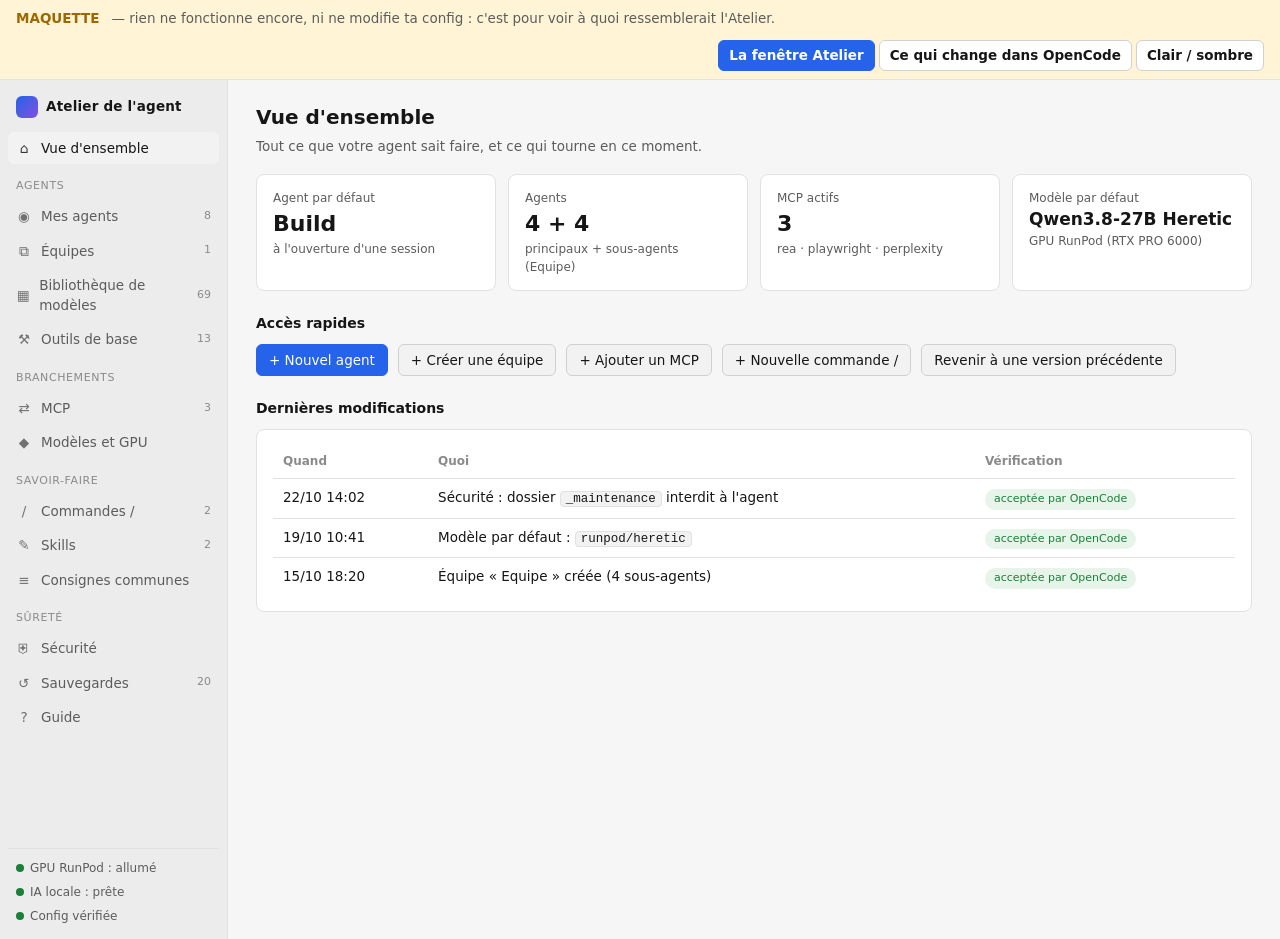
<file: _maintenance/Atelier-agent/maquette/maquette-atelier.html>
<!doctype html>
<html lang="fr">
<head>
<meta charset="utf-8">
<meta name="viewport" content="width=device-width, initial-scale=1">
<title>Maquette Atelier</title>
<style>
:root{
  --fond:#0a0a0a;--colonne:#050505;--surface:#141414;--surface2:#1b1b1b;--bord:#262626;--bord2:#333;
  --texte:#ececec;--doux:#9a9a9a;--faible:#6b6b6b;--acc:#4f8cff;--acc-f:#14223d;
  --ok:#3fb950;--ok-f:#10261a;--att:#d29922;--att-f:#2b2110;--non:#f85149;--non-f:#2d1214;--violet:#a371f7;
  --rayon:8px;
}
@media (prefers-color-scheme: light){
  :root:not([data-theme="dark"]){
    --fond:#f6f6f6;--colonne:#ececec;--surface:#ffffff;--surface2:#f2f2f2;--bord:#e1e1e1;--bord2:#d0d0d0;
    --texte:#161616;--doux:#5c5c5c;--faible:#8a8a8a;--acc:#2563eb;--acc-f:#e6eefe;
    --ok:#1a7f37;--ok-f:#e6f4ea;--att:#9a6700;--att-f:#fff4d6;--non:#cf222e;--non-f:#ffebe9;--violet:#8250df;
  }
}
:root[data-theme="light"]{
  --fond:#f6f6f6;--colonne:#ececec;--surface:#ffffff;--surface2:#f2f2f2;--bord:#e1e1e1;--bord2:#d0d0d0;
  --texte:#161616;--doux:#5c5c5c;--faible:#8a8a8a;--acc:#2563eb;--acc-f:#e6eefe;
  --ok:#1a7f37;--ok-f:#e6f4ea;--att:#9a6700;--att-f:#fff4d6;--non:#cf222e;--non-f:#ffebe9;--violet:#8250df;
}
*{box-sizing:border-box}
html,body{margin:0;height:100%}
body{background:var(--fond);color:var(--texte);font:13.5px/1.5 Inter,"Segoe UI",system-ui,sans-serif}
button,input,select,textarea{font:inherit;color:inherit}
code,.mono{font-family:"IBM Plex Mono",Consolas,monospace;font-size:12.5px}
code{background:var(--surface2);border:1px solid var(--bord);border-radius:4px;padding:0 5px}
a{color:var(--acc)}

/* Bandeau maquette + bascule de vue */
.bandeau{display:flex;align-items:center;gap:12px;flex-wrap:wrap;padding:8px 16px;background:var(--att-f);border-bottom:1px solid var(--bord);color:var(--att);font-weight:600}
.bandeau span{font-weight:400;color:var(--doux)}
.bandeau .vues{margin-left:auto;display:flex;gap:4px}
.vues button{background:var(--surface);border:1px solid var(--bord2);border-radius:6px;padding:4px 10px;cursor:pointer;color:var(--texte)}
.vues button[aria-pressed="true"]{background:var(--acc);border-color:var(--acc);color:#fff}

/* Fenêtre Atelier */
.fenetre{display:none;height:calc(100% - 41px)}
.fenetre.active{display:flex}
.colonne{width:228px;flex-shrink:0;background:var(--colonne);border-right:1px solid var(--bord);display:flex;flex-direction:column;padding:10px 8px;gap:2px;overflow:auto}
.logo{display:flex;align-items:center;gap:8px;padding:6px 8px 12px;font-weight:700;letter-spacing:.2px}
.logo i{width:22px;height:22px;border-radius:6px;background:linear-gradient(135deg,var(--acc),var(--violet));display:inline-block}
.groupe{font-size:11px;text-transform:uppercase;letter-spacing:.6px;color:var(--faible);padding:12px 8px 4px}
.nav{display:flex;align-items:center;gap:9px;width:100%;text-align:left;background:none;border:0;border-radius:6px;padding:6px 8px;cursor:pointer;color:var(--doux)}
.nav:hover{background:var(--surface)}
.nav[aria-current="page"]{background:var(--surface2);color:var(--texte)}
.nav .ic{width:16px;text-align:center;opacity:.85}
.nav .nb{margin-left:auto;font-size:11px;color:var(--faible)}
.etat-bas{margin-top:auto;border-top:1px solid var(--bord);padding:10px 8px 4px;display:grid;gap:6px;font-size:12px;color:var(--doux)}
.pastille{display:inline-flex;align-items:center;gap:6px}
.pastille::before{content:"";width:8px;height:8px;border-radius:50%;background:var(--faible)}
.pastille.ok::before{background:var(--ok)}
.pastille.att::before{background:var(--att)}

.principal{flex:1;overflow:auto;padding:22px 28px 60px}
.ecran{display:none;max-width:1100px}
.ecran.actif{display:block}
h1{font-size:20px;margin:0 0 4px}
.sous{color:var(--doux);margin:0 0 18px}
h2{font-size:14px;margin:22px 0 10px}
.carte{background:var(--surface);border:1px solid var(--bord);border-radius:var(--rayon);padding:14px 16px}
.grille{display:grid;gap:12px;grid-template-columns:repeat(auto-fill,minmax(230px,1fr))}
.chiffre{font-size:22px;font-weight:700}
.etiq{font-size:12px;color:var(--doux)}
.ligne{display:flex;align-items:center;gap:10px}
.espace{flex:1}
.btn{background:var(--surface2);border:1px solid var(--bord2);border-radius:6px;padding:5px 12px;cursor:pointer}
.btn:hover{border-color:var(--faible)}
.btn.prim{background:var(--acc);border-color:var(--acc);color:#fff}
.btn.dang{color:var(--non)}
.badge{display:inline-block;font-size:11px;border-radius:20px;padding:1px 8px;border:1px solid var(--bord2);color:var(--doux);white-space:nowrap}
.badge.ok{color:var(--ok);border-color:transparent;background:var(--ok-f)}
.badge.att{color:var(--att);border-color:transparent;background:var(--att-f)}
.badge.non{color:var(--non);border-color:transparent;background:var(--non-f)}
.badge.acc{color:var(--acc);border-color:transparent;background:var(--acc-f)}
.note{background:var(--acc-f);border:1px solid transparent;border-radius:var(--rayon);padding:10px 14px;margin:12px 0;color:var(--texte)}
.note.att{background:var(--att-f)}
.statut{display:flex;align-items:center;gap:8px;font-size:12px;color:var(--ok);margin-top:12px}

/* Agents : liste + formulaire */
.deux{display:grid;grid-template-columns:270px 1fr;gap:16px;align-items:start}
.liste{background:var(--surface);border:1px solid var(--bord);border-radius:var(--rayon);padding:6px}
.liste h3{font-size:11px;text-transform:uppercase;letter-spacing:.6px;color:var(--faible);margin:10px 8px 4px}
.item{display:flex;align-items:center;gap:9px;width:100%;text-align:left;border:0;background:none;border-radius:6px;padding:7px 8px;cursor:pointer}
.item:hover{background:var(--surface2)}
.item[aria-current="true"]{background:var(--acc-f)}
.puce{width:10px;height:10px;border-radius:3px;flex-shrink:0}
.item small{display:block;color:var(--faible);font-size:11.5px;line-height:1.3}
.champ{display:grid;gap:4px;margin-bottom:12px}
.champ label{font-size:12px;color:var(--doux)}
.champ input,.champ select,.champ textarea{background:var(--surface2);border:1px solid var(--bord2);border-radius:6px;padding:7px 9px;width:100%}
.champ textarea{min-height:92px;resize:vertical}
.champs2{display:grid;grid-template-columns:1fr 1fr;gap:12px}
.segm{display:inline-flex;border:1px solid var(--bord2);border-radius:6px;overflow:hidden}
.segm button{border:0;background:var(--surface2);padding:4px 10px;cursor:pointer;color:var(--doux)}
.segm button+button{border-left:1px solid var(--bord2)}
.segm button[aria-pressed="true"].v-oui{background:var(--ok-f);color:var(--ok)}
.segm button[aria-pressed="true"].v-dem{background:var(--att-f);color:var(--att)}
.segm button[aria-pressed="true"].v-non{background:var(--non-f);color:var(--non)}
.droits{display:grid;gap:2px}
.droit{display:flex;align-items:center;gap:12px;padding:8px 0;border-top:1px solid var(--bord)}
.droit:first-child{border-top:0}
.droit div{flex:1}
.droit small{display:block;color:var(--faible)}
details{margin-top:10px}
summary{cursor:pointer;color:var(--doux)}
pre{background:var(--surface2);border:1px solid var(--bord);border-radius:6px;padding:10px;overflow:auto;font-size:12px;margin:8px 0 0}
table{width:100%;border-collapse:collapse}
th,td{text-align:left;padding:8px 10px;border-top:1px solid var(--bord);vertical-align:top}
th{font-size:12px;color:var(--faible);font-weight:600;border-top:0}
.inter{width:34px;height:19px;border-radius:20px;background:var(--bord2);position:relative;border:0;cursor:pointer;flex-shrink:0}
.inter::after{content:"";position:absolute;top:2px;left:2px;width:15px;height:15px;border-radius:50%;background:#fff;transition:.15s}
.inter[aria-pressed="true"]{background:var(--ok)}
.inter[aria-pressed="true"]::after{left:17px}
.cadenas{color:var(--faible)}

/* Assistant d'équipe */
.etapes{display:flex;gap:8px;margin-bottom:14px}
.etapes span{flex:1;padding:8px 10px;border-radius:6px;background:var(--surface);border:1px solid var(--bord);color:var(--doux);font-size:12.5px}
.etapes span.fait{border-color:var(--acc);color:var(--texte)}
.choix{display:grid;grid-template-columns:repeat(auto-fill,minmax(210px,1fr));gap:10px}
.choix label{display:flex;gap:10px;align-items:flex-start;background:var(--surface);border:1px solid var(--bord);border-radius:var(--rayon);padding:10px 12px;cursor:pointer}
.choix input{margin-top:3px}
.choix label:has(input:checked){border-color:var(--acc);background:var(--acc-f)}

/* Bibliothèque */
.filtres{display:flex;gap:6px;flex-wrap:wrap;margin-bottom:12px}
.filtres button{border:1px solid var(--bord2);background:var(--surface);border-radius:20px;padding:3px 11px;cursor:pointer;color:var(--doux)}
.filtres button[aria-pressed="true"]{background:var(--acc-f);border-color:var(--acc);color:var(--texte)}
.modele h4{margin:0;font-size:14px}
.modele p{margin:6px 0 10px;color:var(--doux)}
.modele .ligne{flex-wrap:wrap;gap:5px}
.recherche{width:100%;background:var(--surface);border:1px solid var(--bord2);border-radius:6px;padding:8px 10px;margin-bottom:10px}

/* Vue « dans OpenCode » */
.oc{display:none;height:calc(100% - 41px)}
.oc.active{display:flex}
.oc .col{width:230px;background:var(--colonne);border-right:1px solid var(--bord);padding:10px 8px;display:flex;flex-direction:column;gap:2px}
.oc .lig{display:flex;align-items:center;gap:8px;padding:6px 8px;border-radius:6px;color:var(--doux)}
.oc .lig.act{background:var(--surface2);color:var(--texte)}
.oc .lig.nouveau{outline:1.5px dashed var(--acc);outline-offset:-1.5px;color:var(--texte)}
.oc .bas{margin-top:auto;display:grid;gap:2px;border-top:1px solid var(--bord);padding-top:8px}
.oc .zone{flex:1;display:flex;align-items:center;justify-content:center;position:relative}
.compo{width:min(640px,90%);background:var(--surface);border:1px solid var(--bord);border-radius:12px;padding:14px;position:relative}
.compo .place{color:var(--faible);margin-bottom:22px}
.compo .ctrl{display:flex;align-items:center;gap:8px;color:var(--doux);position:relative}
.menu-ag{position:absolute;bottom:46px;left:30px;width:380px;background:var(--surface2);border:1px solid var(--bord2);border-radius:10px;padding:6px;box-shadow:0 10px 30px rgba(0,0,0,.45)}
.menu-ag .opt{padding:7px 9px;border-radius:6px}
.menu-ag .opt.sel{background:var(--acc-f)}
.menu-ag .opt b{display:block;color:var(--texte);font-weight:600}
.menu-ag .opt small{color:var(--doux)}
.qmark{display:inline-flex;align-items:center;justify-content:center;width:20px;height:20px;border-radius:50%;border:1.5px dashed var(--acc);color:var(--acc);font-weight:700;font-size:12px}
.legende{position:absolute;right:24px;top:24px;width:300px}
.legende li{margin-bottom:6px}
.nouv{color:var(--acc);font-weight:600}

@media (max-width:860px){
  .colonne{width:64px}.colonne .txt,.groupe,.etat-bas,.logo b{display:none}
  .deux{grid-template-columns:1fr}.champs2{grid-template-columns:1fr}
  .oc .col{display:none}.legende{position:static;width:auto;margin:16px}
}
</style>
</head>
<body>

<div class="bandeau">
  MAQUETTE <span>— rien ne fonctionne encore, ni ne modifie ta config : c'est pour voir à quoi ressemblerait l'Atelier.</span>
  <div class="vues" role="group" aria-label="Vue">
    <button type="button" data-vue="atelier" aria-pressed="true">La fenêtre Atelier</button>
    <button type="button" data-vue="oc" aria-pressed="false">Ce qui change dans OpenCode</button>
    <button type="button" id="theme">Clair / sombre</button>
  </div>
</div>

<!-- =================== FENÊTRE ATELIER =================== -->
<div class="fenetre active" id="vue-atelier">
  <nav class="colonne" aria-label="Sections de l'Atelier">
    <div class="logo"><i></i><b>Atelier de l'agent</b></div>
    <button class="nav" data-ecran="accueil" aria-current="page"><span class="ic">⌂</span><span class="txt">Vue d'ensemble</span></button>
    <div class="groupe">Agents</div>
    <button class="nav" data-ecran="agents"><span class="ic">◉</span><span class="txt">Mes agents</span><span class="nb txt">8</span></button>
    <button class="nav" data-ecran="equipes"><span class="ic">⧉</span><span class="txt">Équipes</span><span class="nb txt">1</span></button>
    <button class="nav" data-ecran="biblio"><span class="ic">▦</span><span class="txt">Bibliothèque de modèles</span><span class="nb txt" id="nb-biblio"></span></button>
    <button class="nav" data-ecran="outils"><span class="ic">⚒</span><span class="txt">Outils de base</span><span class="nb txt">13</span></button>
    <div class="groupe">Branchements</div>
    <button class="nav" data-ecran="mcp"><span class="ic">⇄</span><span class="txt">MCP</span><span class="nb txt">3</span></button>
    <button class="nav" data-ecran="modeles"><span class="ic">◆</span><span class="txt">Modèles et GPU</span></button>
    <div class="groupe">Savoir-faire</div>
    <button class="nav" data-ecran="commandes"><span class="ic">/</span><span class="txt">Commandes /</span><span class="nb txt">2</span></button>
    <button class="nav" data-ecran="skills"><span class="ic">✎</span><span class="txt">Skills</span><span class="nb txt">2</span></button>
    <button class="nav" data-ecran="consignes"><span class="ic">≡</span><span class="txt">Consignes communes</span></button>
    <div class="groupe">Sûreté</div>
    <button class="nav" data-ecran="securite"><span class="ic">⛨</span><span class="txt">Sécurité</span></button>
    <button class="nav" data-ecran="sauvegardes"><span class="ic">↺</span><span class="txt">Sauvegardes</span><span class="nb txt">20</span></button>
    <button class="nav" data-ecran="guide"><span class="ic">?</span><span class="txt">Guide</span></button>
    <div class="etat-bas">
      <span class="pastille ok">GPU RunPod : allumé</span>
      <span class="pastille ok">IA locale : prête</span>
      <span class="pastille ok">Config vérifiée</span>
    </div>
  </nav>

  <main class="principal">

    <!-- Vue d'ensemble -->
    <section class="ecran actif" id="accueil">
      <h1>Vue d'ensemble</h1>
      <p class="sous">Tout ce que votre agent sait faire, et ce qui tourne en ce moment.</p>
      <div class="grille">
        <div class="carte"><div class="etiq">Agent par défaut</div><div class="chiffre">Build</div><div class="etiq">à l'ouverture d'une session</div></div>
        <div class="carte"><div class="etiq">Agents</div><div class="chiffre">4 + 4</div><div class="etiq">principaux + sous-agents (Equipe)</div></div>
        <div class="carte"><div class="etiq">MCP actifs</div><div class="chiffre">3</div><div class="etiq">rea · playwright · perplexity</div></div>
        <div class="carte"><div class="etiq">Modèle par défaut</div><div class="chiffre" style="font-size:17px">Qwen3.8-27B Heretic</div><div class="etiq">GPU RunPod (RTX PRO 6000)</div></div>
      </div>
      <h2>Accès rapides</h2>
      <div class="ligne" style="flex-wrap:wrap">
        <button class="btn prim" data-aller="agents">+ Nouvel agent</button>
        <button class="btn" data-aller="equipes">+ Créer une équipe</button>
        <button class="btn" data-aller="mcp">+ Ajouter un MCP</button>
        <button class="btn" data-aller="commandes">+ Nouvelle commande /</button>
        <button class="btn" data-aller="sauvegardes">Revenir à une version précédente</button>
      </div>
      <h2>Dernières modifications</h2>
      <div class="carte">
        <table>
          <tr><th>Quand</th><th>Quoi</th><th>Vérification</th></tr>
          <tr><td>22/10 14:02</td><td>Sécurité : dossier <code>_maintenance</code> interdit à l'agent</td><td><span class="badge ok">acceptée par OpenCode</span></td></tr>
          <tr><td>19/10 10:41</td><td>Modèle par défaut : <code>runpod/heretic</code></td><td><span class="badge ok">acceptée par OpenCode</span></td></tr>
          <tr><td>15/10 18:20</td><td>Équipe « Equipe » créée (4 sous-agents)</td><td><span class="badge ok">acceptée par OpenCode</span></td></tr>
        </table>
      </div>
    </section>

    <!-- Mes agents -->
    <section class="ecran" id="agents">
      <div class="ligne"><div><h1>Mes agents</h1><p class="sous">Cliquez sur un agent pour voir ce qu'il fait et le modifier.</p></div><span class="espace"></span><button class="btn prim">+ Nouvel agent</button></div>
      <div class="deux">
        <div class="liste" id="liste-agents"></div>
        <div class="carte" id="fiche-agent"></div>
      </div>
    </section>

    <!-- Équipes -->
    <section class="ecran" id="equipes">
      <h1>Créer une équipe</h1>
      <p class="sous">Un agent « chef » reçoit votre demande, la découpe et confie chaque morceau à ses sous-agents, en parallèle quand c'est possible.</p>
      <div class="etapes"><span class="fait">1. Le chef</span><span class="fait">2. Ses sous-agents</span><span>3. Vérifier et créer</span></div>
      <div class="carte">
        <div class="champs2">
          <div class="champ"><label>Nom du chef d'équipe</label><input value="Equipe-Web"></div>
          <div class="champ"><label>Sa mission en une phrase</label><input value="Analyser un site, corriger son code et vérifier le résultat"></div>
        </div>
        <div class="champ"><label>Sous-agents de cette équipe (cochés = le chef peut les appeler, et seulement eux)</label></div>
        <div class="choix">
          <label><input type="checkbox" checked><span><b>analyste</b><br><small>Lecture seule : code, config, site cible.</small></span></label>
          <label><input type="checkbox" checked><span><b>codeur</b><br><small>Écrit la plus petite modification correcte.</small></span></label>
          <label><input type="checkbox"><span><b>debogueur</b><br><small>Trouve la vraie cause d'un bug, corrige au plus juste.</small></span></label>
          <label><input type="checkbox" checked><span><b>testeur</b><br><small>Vérifie sans modifier (tests, navigateur).</small></span></label>
          <label><input type="checkbox"><span><b>+ depuis la bibliothèque…</b><br><small>Ajouter un rôle (sécurité, documentation, revue de code…).</small></span></label>
        </div>
        <h2>Ce que l'Atelier va écrire pour vous</h2>
        <pre>Consignes du chef (générées, modifiables) :
« Vous dirigez une équipe de 3 sous-agents : analyste (lecture seule), codeur (écrit le code)
et testeur (vérifie sans modifier). Découpez la demande, confiez chaque partie au bon
sous-agent, en parallèle quand c'est possible, puis faites la synthèse. »

Droits du chef : appeler analyste, codeur, testeur → Toujours · tout autre sous-agent → Jamais</pre>
        <div class="ligne" style="margin-top:12px"><span class="espace"></span><button class="btn">Retour</button><button class="btn prim">Créer l'équipe</button></div>
        <div class="statut">✓ Avant d'écrire : sauvegarde de la config, puis vérification par OpenCode. Si OpenCode refuse, rien n'est modifié.</div>
      </div>
      <h2>Équipes existantes</h2>
      <div class="carte ligne"><span class="puce" style="background:var(--violet)"></span><div><b>Equipe</b><br><small class="etiq">analyste · codeur · debogueur · testeur</small></div><span class="espace"></span><button class="btn">Modifier</button><button class="btn">Dupliquer</button></div>
    </section>

    <!-- Bibliothèque -->
    <section class="ecran" id="biblio">
      <h1>Bibliothèque de modèles d'agents</h1>
      <p class="sous">Des agents prêts à l'emploi. « Ajouter » en crée une copie dans Mes agents, que vous pouvez ensuite modifier.</p>
      <input class="recherche" id="cherche-biblio" placeholder="Chercher un rôle (ex. sécurité, documentation, SQL)…">
      <div class="filtres" id="filtres-biblio"></div>
      <div class="grille" id="grille-biblio"></div>
    </section>

    <!-- Outils de base -->
    <section class="ecran" id="outils">
      <h1>Outils de base</h1>
      <p class="sous">Les « mains » de l'agent : ce qu'il peut faire, au-delà de répondre. Les droits de chaque agent disent lesquels il a le droit d'utiliser.</p>
      <div class="carte"><table id="table-outils"><tr><th>Outil</th><th>Ce qu'il fait</th><th>Réglé par le droit</th></tr></table></div>
    </section>

    <!-- MCP -->
    <section class="ecran" id="mcp">
      <div class="ligne"><div><h1>MCP</h1><p class="sous">Des modules qui ajoutent des outils à l'agent (analyse de programmes, navigateur, recherche web…).</p></div><span class="espace"></span><button class="btn prim">+ Ajouter à la main</button></div>
      <div class="carte">
        <table>
          <tr><th></th><th>MCP</th><th>Rôle</th><th>État</th><th></th></tr>
          <tr><td><button class="inter" aria-pressed="true" aria-label="Activer rea"></button></td><td><b>rea</b></td><td>Reverse engineering : programmes, pages web, réseau (207 outils)</td><td><span class="badge ok">connecté</span></td><td><button class="btn">Tester</button></td></tr>
          <tr><td><button class="inter" aria-pressed="true" aria-label="Activer playwright"></button></td><td><b>playwright</b></td><td>Pilote un navigateur à part (clics, formulaires, captures)</td><td><span class="badge ok">connecté</span></td><td><button class="btn">Tester</button></td></tr>
          <tr><td><button class="inter" aria-pressed="true" aria-label="Activer perplexity"></button></td><td><b>perplexity</b></td><td>Recherche web avec synthèse et sources</td><td><span class="badge ok">connecté</span></td><td><button class="btn">Tester</button></td></tr>
        </table>
      </div>
      <h2>Ajouter depuis vos MCP de C:\MCP</h2>
      <div class="grille">
        <div class="carte modele"><h4>history</h4><p>Recherche dans l'historique de vos conversations Claude.</p><button class="btn">+ Ajouter</button></div>
        <div class="carte modele"><h4>ia-locale</h4><p>Délègue des tâches simples au moteur IA locale.</p><button class="btn">+ Ajouter</button></div>
        <div class="carte modele"><h4>discord-search</h4><p>Cherche et lit des messages Discord.</p><button class="btn">+ Ajouter</button></div>
        <div class="carte modele"><h4>Chrome DevTools</h4><p>Pilote votre vrai Chrome, avec vos sessions ouvertes.</p><span class="badge att">à installer</span></div>
      </div>
      <h2>Ajouter à la main</h2>
      <div class="carte">
        <div class="champs2">
          <div class="champ"><label>Nom</label><input value="mon-mcp"></div>
          <div class="champ"><label>Commande</label><input class="mono" value="C:\MCP\mon-mcp\.venv\Scripts\python.exe"></div>
        </div>
        <div class="champ"><label>Arguments</label><input class="mono" value="C:\MCP\mon-mcp\server.py"></div>
        <div class="champs2">
          <div class="champ"><label>Variable</label><input class="mono" value="API_KEY"></div>
          <div class="champ"><label>Valeur (secrète)</label><input type="password" value="••••••••••••••••"></div>
        </div>
        <div class="ligne"><span class="etiq">La valeur n'est jamais réaffichée. Bouton « Remplacer » pour la changer.</span><span class="espace"></span><button class="btn">Tester la connexion</button><button class="btn prim">Ajouter</button></div>
      </div>
    </section>

    <!-- Modèles et GPU -->
    <section class="ecran" id="modeles">
      <h1>Modèles et GPU</h1>
      <p class="sous">Quel « cerveau » utilise chaque agent, et ce qui tourne (et coûte) en ce moment.</p>
      <div class="grille">
        <div class="carte">
          <div class="ligne"><b>GPU loué RunPod</b><span class="espace"></span><span class="badge ok">allumé depuis 2 h 14</span></div>
          <p class="etiq">RTX PRO 6000 · sert Qwen3.8-27B Heretic Q8</p>
          <button class="btn dang">Arrêter le GPU</button>
        </div>
        <div class="carte">
          <div class="ligne"><b>IA locale (RTX 5090)</b><span class="espace"></span><span class="badge ok">prête</span></div>
          <p class="etiq">llama-swap 127.0.0.1:8090 · modèle déchargé après 10 min</p>
          <button class="btn">Voir les modèles locaux</button>
        </div>
      </div>
      <h2>Modèle par défaut</h2>
      <div class="carte champ"><select><option>runpod/heretic — Qwen3.8-27B Heretic (GPU loué)</option><option>ia-locale/agent — Qwen3.8-27B (RTX 5090)</option><option>ia-locale/heretic — Qwen3.8-27B Heretic (RTX 5090)</option><option>ia-locale/code — Qwen3.6-35B-A3B, rapide</option></select></div>
      <h2>Modèle de chaque agent</h2>
      <div class="carte"><table>
        <tr><th>Agent</th><th>Modèle</th></tr>
        <tr><td>Build</td><td><select><option>Celui par défaut</option><option>ia-locale/code</option></select></td></tr>
        <tr><td>Reverse-Web</td><td><select><option>Celui par défaut</option></select></td></tr>
        <tr><td>Equipe</td><td><select><option>Celui par défaut</option></select></td></tr>
        <tr><td>analyste · codeur · debogueur · testeur</td><td><select><option>Celui par défaut</option><option>ia-locale/code (rapide, pour les petites tâches)</option></select></td></tr>
      </table></div>
    </section>

    <!-- Commandes / -->
    <section class="ecran" id="commandes">
      <div class="ligne"><div><h1>Commandes /</h1><p class="sous">Des raccourcis que <b>vous</b> tapez dans la discussion : ils envoient un message préparé à l'agent choisi.</p></div><span class="espace"></span><button class="btn prim">+ Nouvelle commande</button></div>
      <div class="note"><b>Commande / ou skill ?</b> Une <b>commande /</b>, c'est vous qui la lancez (<code>/audit-site exemple.com</code>). Une <b>skill</b>, c'est une fiche de méthode que <b>l'agent</b> charge tout seul quand la tâche s'y prête — l'équivalent des skills de Claude Code. Elles sont dans l'écran Skills.</div>
      <div class="carte">
        <div class="champs2">
          <div class="champ"><label>Nom (tapé après /)</label><input class="mono" value="audit-site"></div>
          <div class="champ"><label>Agent qui la reçoit</label><select><option>Reverse-Web</option><option>Equipe</option><option>Build</option></select></div>
        </div>
        <div class="champ"><label>Message envoyé (<code>$ARGUMENTS</code> = ce que vous tapez après la commande)</label><textarea>Analyse le site $ARGUMENTS : technologies, appels réseau, points d'entrée de l'API. Range tout dans projets\$ARGUMENTS.</textarea></div>
        <div class="ligne"><span class="etiq">Apparaîtra dans la palette et la liste « / » d'OpenCode.</span><span class="espace"></span><button class="btn prim">Enregistrer</button></div>
      </div>
    </section>

    <!-- Skills -->
    <section class="ecran" id="skills">
      <div class="ligne"><div><h1>Skills</h1><p class="sous">Les fiches de méthode que l'agent peut charger. Comme les skills de Claude Code.</p></div><span class="espace"></span><button class="btn prim">+ Nouvelle skill</button></div>
      <div class="deux">
        <div class="liste">
          <button class="item" aria-current="true"><span class="puce" style="background:var(--acc)"></span><span>reverse-web<small>Quel outil REA ou Playwright pour chaque tâche</small></span></button>
          <button class="item"><span class="puce" style="background:var(--ok)"></span><span>installer-outil<small>Où et comment installer un outil</small></span></button>
        </div>
        <div class="carte">
          <div class="champ"><label>Quand l'agent doit la charger (description)</label><input value="Reverse engineering de sites web : choisir l'outil REA ou Playwright adapté"></div>
          <div class="champ"><label>Contenu de la fiche</label><textarea style="min-height:180px"># Reverse web
1. Ouvrir le site dans le Chrome d'analyse (port 9222).
2. Lister les requêtes réseau : rea.inspect_web_network_capture…</textarea></div>
          <div class="ligne"><span class="etiq">Agents autorisés à la charger : Build, Reverse-Web, Equipe</span><span class="espace"></span><button class="btn prim">Enregistrer</button></div>
        </div>
      </div>
    </section>

    <!-- Consignes communes -->
    <section class="ecran" id="consignes">
      <h1>Consignes communes</h1>
      <p class="sous">Lues par tous les agents au début de chaque session (fichier <code>AGENTS.md</code>).</p>
      <div class="carte champ"><textarea style="min-height:260px"># Règles de travail
- Une mission = un dossier dans projets\.
- Ne jamais toucher à config\, opencode\, .donnees\ (bloqué).
- Fiche d'aiguillage : tâche → outil…</textarea>
      <div class="ligne"><span class="espace"></span><button class="btn prim">Enregistrer</button></div></div>
    </section>

    <!-- Sécurité -->
    <section class="ecran" id="securite">
      <h1>Sécurité</h1>
      <p class="sous">Ce que tous les agents ont le droit de faire, sauf réglage contraire dans un agent. Les lignes 🔒 protègent l'installation et ne peuvent pas être retirées ici.</p>
      <div class="carte"><table>
        <tr><th>Règle</th><th>Effet</th></tr>
        <tr><td class="cadenas">🔒 Sortir du dossier D:\IA LOCAL</td><td><span class="badge non">Jamais</span></td></tr>
        <tr><td class="cadenas">🔒 Modifier config\, opencode\, .donnees\</td><td><span class="badge non">Jamais</span></td></tr>
        <tr><td class="cadenas">🔒 Lire ou modifier _maintenance\</td><td><span class="badge non">Jamais</span></td></tr>
        <tr><td>Lancer une commande</td><td><span class="badge att">Sur demande</span> sauf <code>ls</code>, <code>dir</code>, <code>pwd</code>, <code>git status/diff/log</code> → <span class="badge ok">Toujours</span></td></tr>
        <tr><td><code>git push</code>, <code>docker …</code>, <code>format …</code></td><td><span class="badge non">Jamais</span></td></tr>
        <tr><td>Lire une page web · chercher sur internet</td><td><span class="badge att">Sur demande</span></td></tr>
        <tr><td>Fournisseurs de modèles</td><td>seulement <code>ia-locale</code> et <code>runpod</code></td></tr>
      </table>
      <div class="ligne" style="margin-top:10px"><button class="btn">+ Ajouter une règle</button><span class="espace"></span><button class="btn">Mode expert</button></div></div>
    </section>

    <!-- Sauvegardes -->
    <section class="ecran" id="sauvegardes">
      <h1>Sauvegardes</h1>
      <p class="sous">Une copie de la config est faite avant chaque enregistrement. Les 20 dernières sont gardées.</p>
      <div class="carte"><table>
        <tr><th>Date</th><th>Changement</th><th></th></tr>
        <tr><td>22/10 14:02</td><td>Sécurité : _maintenance interdit</td><td><button class="btn">Comparer</button> <button class="btn">Restaurer</button></td></tr>
        <tr><td>21/10 09:15</td><td>Agent « testeur » : consignes modifiées</td><td><button class="btn">Comparer</button> <button class="btn">Restaurer</button></td></tr>
        <tr><td>19/10 10:41</td><td>Modèle par défaut → runpod/heretic</td><td><button class="btn">Comparer</button> <button class="btn">Restaurer</button></td></tr>
      </table></div>
    </section>

    <!-- Guide -->
    <section class="ecran" id="guide">
      <h1>Guide</h1>
      <p class="sous">Un wiki avec captures d'écran, comme pour Chantiers et le Panel GitHub : chaque écran de l'Atelier expliqué pas à pas.</p>
      <div class="grille">
        <div class="carte"><b>Premiers pas</b><p class="etiq">Ouvrir l'Atelier, lire la vue d'ensemble, revenir en arrière.</p></div>
        <div class="carte"><b>Créer un agent</b><p class="etiq">Depuis zéro ou depuis la bibliothèque, régler ses droits.</p></div>
        <div class="carte"><b>Monter une équipe</b><p class="etiq">Un chef et ses sous-agents, exemple complet.</p></div>
        <div class="carte"><b>Brancher un MCP</b><p class="etiq">Depuis C:\MCP ou à la main, tester la connexion.</p></div>
        <div class="carte"><b>Commandes et skills</b><p class="etiq">La différence, et quand utiliser l'une ou l'autre.</p></div>
        <div class="carte"><b>Si quelque chose casse</b><p class="etiq">Restaurer une sauvegarde, lire une erreur d'OpenCode.</p></div>
      </div>
    </section>

  </main>
</div>

<!-- =================== CE QUI CHANGE DANS OPENCODE =================== -->
<div class="oc" id="vue-oc">
  <div class="col">
    <div class="lig act">▦ Accueil</div>
    <div class="lig">✎ Nouvelle session</div>
    <div class="lig" style="margin-top:10px">▣ Session</div>
    <div class="bas">
      <div class="lig nouveau"><span class="pastille ok"></span> GPU RunPod · IA locale</div>
      <div class="lig nouveau">◆ Atelier</div>
      <div class="lig nouveau">⚙ Paramètres</div>
      <div class="lig nouveau">? Aide</div>
    </div>
  </div>
  <div class="zone">
    <div class="compo">
      <div class="place">Demandez n'importe quoi, / pour les commandes, @ pour le contexte…</div>
      <div class="ctrl">＋ <b style="color:var(--texte)">Build ⌄</b> <span class="qmark" title="À quoi servent les agents ?">?</span> &nbsp; Qwen3.8-27B Heretic ⌄</div>
      <div class="menu-ag">
        <div class="opt sel"><b>Build ✓</b><small>L'agent par défaut : lit, écrit, lance des commandes et utilise les MCP, selon vos droits.</small></div>
        <div class="opt"><b>Plan</b><small>Lecture seule : explore et propose un plan, sans rien modifier.</small></div>
        <div class="opt"><b>Reverse-Web</b><small>Reverse engineering de sites web avec REA et Playwright.</small></div>
        <div class="opt"><b>Equipe</b><small>Chef de projet : confie le travail à analyste, codeur, debogueur et testeur.</small></div>
      </div>
    </div>
    <div class="carte legende">
      <b>Ce qui est ajouté <span class="nouv">(en pointillés bleus)</span></b>
      <ul style="padding-left:18px;margin:8px 0 0">
        <li>En bas de la colonne de gauche : <b>pastille d'état</b>, <b>Atelier</b>, <b>Paramètres</b>, <b>Aide</b>, toujours visibles.</li>
        <li>Dans le menu des agents : une <b>description</b> sous chaque nom.</li>
        <li>Le <b>?</b> à côté du menu ouvre la fiche de l'agent dans l'Atelier.</li>
        <li>Le reste de la fenêtre ne change pas.</li>
      </ul>
    </div>
  </div>
</div>

<script>
// Bibliothèque de modèles d'agents : rôles inspirés de la collection VoltAgent « awesome-claude-code-subagents »
// (≈ 160 rôles, octobre 2026), choisis et décrits en français.
// droits : lecture = lecture seule, modif = modifie des fichiers, shell = lance des commandes, web = internet, sous = appelle des sous-agents
window.BIBLIO = [
  { cat: "Développement", nom: "Développeur fullstack", desc: "Réalise une fonctionnalité de bout en bout : interface, serveur, base de données, tests.", droits: ["modif", "shell"] },
  { cat: "Développement", nom: "Développeur backend", desc: "Écrit des API et services serveur solides : routes, validation, gestion des erreurs.", droits: ["modif", "shell"] },
  { cat: "Développement", nom: "Développeur frontend", desc: "Construit des interfaces web (React, Vue, Svelte…) propres, accessibles et réactives.", droits: ["modif", "shell"] },
  { cat: "Développement", nom: "Architecte d'API", desc: "Conçoit des API REST ou GraphQL claires : routes, formats, versions, documentation.", droits: ["lecture"] },
  { cat: "Développement", nom: "Développeur desktop", desc: "Applis de bureau (Electron, Tauri) : fenêtres, menus, mises à jour, empaquetage.", droits: ["modif", "shell"] },
  { cat: "Développement", nom: "Développeur mobile", desc: "Applis Android/iOS multiplateformes (React Native, Flutter, Expo).", droits: ["modif", "shell"] },
  { cat: "Développement", nom: "Spécialiste temps réel", desc: "WebSockets, webhooks et flux d'événements : connexion, reprise, ordre des messages.", droits: ["modif", "shell"] },
  { cat: "Développement", nom: "Développeur de CLI", desc: "Crée des outils en ligne de commande pratiques : options, aide, sorties lisibles.", droits: ["modif", "shell"] },
  { cat: "Développement", nom: "Développeur de MCP", desc: "Écrit des serveurs MCP (Python ou Node) qui ajoutent des outils à un agent.", droits: ["modif", "shell"] },
  { cat: "Développement", nom: "Intégrateur de paiement", desc: "Branche un service de paiement en mode test : formulaires, webhooks, remboursements.", droits: ["modif", "shell"] },

  { cat: "Langages", nom: "Expert Python", desc: "Code Python moderne : typage, environnements virtuels, paquets, tests avec pytest.", droits: ["modif", "shell"] },
  { cat: "Langages", nom: "Expert TypeScript", desc: "Types stricts, génériques, configuration de compilation, migration depuis JavaScript.", droits: ["modif", "shell"] },
  { cat: "Langages", nom: "Expert C#/.NET", desc: "Applications .NET 8 : projets, NuGet, async, tests, publication.", droits: ["modif", "shell"] },
  { cat: "Langages", nom: "Expert C++", desc: "Code C++ performant et sûr : mémoire, compilation, CMake, profilage.", droits: ["modif", "shell"] },
  { cat: "Langages", nom: "Expert Rust", desc: "Programmes système en Rust : propriété, erreurs, cargo, performances.", droits: ["modif", "shell"] },
  { cat: "Langages", nom: "Expert Go", desc: "Services Go concurrents : goroutines, canaux, modules, tests.", droits: ["modif", "shell"] },
  { cat: "Langages", nom: "Expert Java/Kotlin", desc: "Projets JVM : Gradle/Maven, Spring Boot, tests, structure en couches.", droits: ["modif", "shell"] },
  { cat: "Langages", nom: "Expert PHP", desc: "PHP moderne, Laravel ou Symfony : routes, ORM, sécurité des formulaires.", droits: ["modif", "shell"] },
  { cat: "Langages", nom: "Expert SQL", desc: "Écrit et optimise des requêtes : jointures, index, plans d'exécution.", droits: ["lecture", "shell"] },
  { cat: "Langages", nom: "Expert PowerShell", desc: "Scripts PowerShell 5.1 et 7 fiables : modules, erreurs, compatibilité Windows.", droits: ["modif", "shell"] },

  { cat: "Qualité & tests", nom: "Relecteur de code", desc: "Relit un changement et classe les problèmes par gravité, avec un verdict clair.", droits: ["lecture"] },
  { cat: "Qualité & tests", nom: "Automaticien de tests", desc: "Écrit des tests automatiques (unitaires, intégration) et les branche au projet.", droits: ["modif", "shell"] },
  { cat: "Qualité & tests", nom: "Testeur d'interface", desc: "Parcourt l'appli dans un navigateur comme un utilisateur et note chaque anomalie.", droits: ["lecture", "shell"] },
  { cat: "Qualité & tests", nom: "Testeur d'accessibilité", desc: "Vérifie contrastes, clavier, lecteurs d'écran, et propose les corrections.", droits: ["lecture", "shell"] },
  { cat: "Qualité & tests", nom: "Ingénieur performances", desc: "Mesure ce qui est lent (temps, mémoire) et propose des optimisations chiffrées.", droits: ["lecture", "shell"] },
  { cat: "Qualité & tests", nom: "Relecteur d'architecture", desc: "Évalue la structure d'un projet : dépendances, découpage, dette technique.", droits: ["lecture"] },
  { cat: "Qualité & tests", nom: "Spécialiste du refactoring", desc: "Réorganise le code sans changer son comportement, par petites étapes testées.", droits: ["modif", "shell"] },
  { cat: "Qualité & tests", nom: "Modernisateur de code ancien", desc: "Fait évoluer un vieux projet vers des outils récents, sans tout réécrire.", droits: ["modif", "shell"] },

  { cat: "Débogage", nom: "Débogueur", desc: "Reproduit un bug, trouve sa vraie cause et corrige au plus juste.", droits: ["modif", "shell"] },
  { cat: "Débogage", nom: "Détective d'erreurs", desc: "Lit les journaux et traces d'erreur pour remonter à l'origine d'un plantage.", droits: ["lecture", "shell"] },
  { cat: "Débogage", nom: "Coordinateur d'incident", desc: "Face à une panne : rassemble les indices, priorise, propose un plan de remise en route.", droits: ["lecture", "shell"] },

  { cat: "Sécurité", nom: "Relecteur sécurité du code", desc: "Cherche les failles courantes dans votre code (injections, secrets, droits) et propose les corrections.", droits: ["lecture"] },
  { cat: "Sécurité", nom: "Durcissement Windows", desc: "Vérifie et renforce la configuration de sécurité d'un poste ou d'un script Windows.", droits: ["lecture", "shell"] },
  { cat: "Sécurité", nom: "Conformité RGPD", desc: "Repère les données personnelles traitées par un projet et ce qu'il faut documenter.", droits: ["lecture"] },
  { cat: "Sécurité", nom: "Gardien des dépendances", desc: "Liste les bibliothèques du projet, leurs versions et leurs alertes connues.", droits: ["lecture", "shell", "web"] },

  { cat: "Infrastructure", nom: "Ingénieur DevOps", desc: "Automatise construction, tests et déploiement (CI/CD).", droits: ["modif", "shell"] },
  { cat: "Infrastructure", nom: "Expert Docker", desc: "Écrit et allège des Dockerfile et docker-compose, diagnostique les conteneurs.", droits: ["modif", "shell"] },
  { cat: "Infrastructure", nom: "Administrateur de base de données", desc: "Sauvegardes, migrations, droits et santé des bases (PostgreSQL, MySQL, SQLite).", droits: ["lecture", "shell"] },
  { cat: "Infrastructure", nom: "Ingénieur réseau", desc: "Analyse une configuration réseau : DNS, ports, pare-feu, proxys.", droits: ["lecture", "shell"] },
  { cat: "Infrastructure", nom: "Architecte cloud", desc: "Conçoit une infrastructure cloud simple et peu coûteuse.", droits: ["lecture", "web"] },

  { cat: "Windows & M365", nom: "Administrateur Windows", desc: "Active Directory, DNS, DHCP, stratégies de groupe : scripts et vérifications.", droits: ["lecture", "shell"] },
  { cat: "Windows & M365", nom: "Administrateur Microsoft 365", desc: "Exchange Online, Teams, SharePoint : comptes, licences, boîtes partagées.", droits: ["lecture", "shell"] },
  { cat: "Windows & M365", nom: "Architecte d'interfaces PowerShell", desc: "Petites applis Windows en PowerShell (WinForms, WPF) pour des outils internes.", droits: ["modif", "shell"] },

  { cat: "Données & IA", nom: "Analyste de données", desc: "Explore un jeu de données, en tire les chiffres clés et des graphiques.", droits: ["lecture", "shell"] },
  { cat: "Données & IA", nom: "Ingénieur de données", desc: "Construit des chaînes d'import et de nettoyage de données fiables.", droits: ["modif", "shell"] },
  { cat: "Données & IA", nom: "Ingénieur prompts", desc: "Améliore des consignes d'agents et de modèles, et les teste sur des exemples.", droits: ["modif"] },
  { cat: "Données & IA", nom: "Architecte LLM", desc: "Choisit modèles, contexte et outils pour une appli d'IA locale ou distante.", droits: ["lecture", "web"] },
  { cat: "Données & IA", nom: "Ingénieur ML", desc: "Entraîne, évalue et déploie des modèles d'apprentissage automatique.", droits: ["modif", "shell"] },

  { cat: "Documentation", nom: "Rédacteur technique", desc: "Écrit des guides clairs, étape par étape, pour un public non technique.", droits: ["modif"] },
  { cat: "Documentation", nom: "Générateur de LISEZ-MOI", desc: "Rédige le LISEZ-MOI d'un projet : rôle, installation, utilisation.", droits: ["modif"] },
  { cat: "Documentation", nom: "Documentaliste d'API", desc: "Documente chaque route d'une API avec exemples de requêtes et réponses.", droits: ["modif"] },
  { cat: "Documentation", nom: "Gardien de la doc", desc: "Repère la documentation qui ne correspond plus au code et la met à jour.", droits: ["modif"] },
  { cat: "Documentation", nom: "Correcteur de style", desc: "Rend un texte plus naturel et plus précis, sans tics d'écriture d'IA.", droits: ["modif"] },

  { cat: "Recherche", nom: "Chercheur", desc: "Fait une recherche approfondie sur un sujet et rend une synthèse sourcée.", droits: ["lecture", "web"] },
  { cat: "Recherche", nom: "Spécialiste de la recherche web", desc: "Trouve l'information précise (doc, version, prix) avec les bonnes requêtes.", droits: ["lecture", "web"] },
  { cat: "Recherche", nom: "Analyste de la concurrence", desc: "Compare des produits ou outils concurrents : fonctions, prix, points forts.", droits: ["lecture", "web"] },
  { cat: "Recherche", nom: "Validateur d'idées", desc: "Passe une idée de projet au crible et rend un avis franc : on y va ou pas.", droits: ["lecture", "web"] },
  { cat: "Recherche", nom: "Penseur « premiers principes »", desc: "Décompose un problème jusqu'à ses bases pour trouver une solution simple.", droits: ["lecture"] },

  { cat: "Organisation", nom: "Chef d'équipe", desc: "Découpe une demande et la répartit entre ses sous-agents, puis fait la synthèse.", droits: ["lecture", "sous"] },
  { cat: "Organisation", nom: "Planificateur", desc: "Transforme une demande en plan d'étapes vérifiables, avant toute modification.", droits: ["lecture"] },
  { cat: "Organisation", nom: "Chef de projet", desc: "Suit les tâches, les priorités et ce qui bloque, et tient un point d'avancement.", droits: ["lecture", "modif"] },
  { cat: "Organisation", nom: "Gestionnaire de contexte", desc: "Résume l'état d'un long chantier pour qu'une nouvelle session reprenne sans rien perdre.", droits: ["lecture", "modif"] },
  { cat: "Organisation", nom: "Synthétiseur", desc: "Rassemble les résultats de plusieurs agents en un rapport unique et clair.", droits: ["lecture"] },

  { cat: "Jeux & 3D", nom: "Développeur de jeux", desc: "Mécaniques, boucles de jeu, équilibrage et outils pour un moteur (Unity, Godot…).", droits: ["modif", "shell"] },
  { cat: "Jeux & 3D", nom: "Concepteur de niveaux", desc: "Propose des cartes, quêtes et rencontres cohérentes avec l'univers du jeu.", droits: ["modif"] },
  { cat: "Jeux & 3D", nom: "Équilibreur de gameplay", desc: "Analyse les statistiques (dégâts, coûts, butins) et propose des réglages.", droits: ["lecture", "shell"] },

  { cat: "Web & contenu", nom: "Spécialiste SEO", desc: "Améliore le référencement d'un site : balises, structure, vitesse, contenu.", droits: ["lecture", "web"] },
  { cat: "Web & contenu", nom: "Rédacteur de pages d'accueil", desc: "Écrit des textes de site qui expliquent clairement et donnent envie.", droits: ["modif"] },
  { cat: "Web & contenu", nom: "Expert WordPress", desc: "Thèmes, extensions et réglages WordPress, performances et sécurité de base.", droits: ["modif", "shell"] }
];
</script>
<script>
(function () {
  // --- Données de la maquette ---
  var agents = [
    { groupe: "Agents principaux", id: "build", nom: "Build", couleur: "var(--acc)", role: "Principal", origine: "OpenCode (description modifiée par vous)",
      resume: "L'agent par défaut : il lit, écrit, lance des commandes et utilise les MCP, dans les limites de vos droits.",
      detail: "C'est l'agent « tout-terrain » d'OpenCode. Il n'a pas de consignes particulières : il suit vos consignes communes et vos règles de sécurité. À choisir pour du développement courant dans projets\\.",
      droits: ["oui", "dem", "dem", "oui"] },
    { groupe: "Agents principaux", id: "plan", nom: "Plan", couleur: "var(--ok)", role: "Principal", origine: "OpenCode",
      resume: "Lecture seule : explore le code et propose un plan avant de commencer, sans rien modifier.",
      detail: "Il peut lire, chercher et vous poser des questions, mais ne peut écrire que ses propres plans. À utiliser avant un gros chantier, puis passer à Build ou Equipe pour l'exécution.",
      droits: ["non", "dem", "dem", "oui"] },
    { groupe: "Agents principaux", id: "reverse-web", nom: "Reverse-Web", couleur: "var(--att)", role: "Principal", origine: "Vous",
      resume: "Reverse engineering de sites web avec REA et Playwright.",
      detail: "Il charge la skill « reverse-web » pour savoir quel outil utiliser, et range ses résultats dans projets\\<nom>.",
      droits: ["oui", "dem", "dem", "non"] },
    { groupe: "Agents principaux", id: "equipe", nom: "Equipe", couleur: "var(--violet)", role: "Principal (chef d'équipe)", origine: "Vous",
      resume: "Chef de projet : découpe le travail et le confie à ses 4 sous-agents, en parallèle quand c'est possible.",
      detail: "Il ne peut appeler que analyste, codeur, debogueur et testeur. Il fait ensuite la synthèse de leurs résultats.",
      droits: ["oui", "dem", "dem", "oui"] },
    { groupe: "Sous-agents (de l'équipe)", id: "analyste", nom: "analyste", couleur: "#58a6ff", role: "Sous-agent", origine: "Vous",
      resume: "Lecture seule : lit le code, la config et le site cible, répond avec fichiers, lignes et sélecteurs.",
      detail: "Il ne modifie rien et ne lance que ls, dir, pwd.", droits: ["non", "non", "dem", "non"] },
    { groupe: "Sous-agents (de l'équipe)", id: "codeur", nom: "codeur", couleur: "#3fb950", role: "Sous-agent", origine: "Vous",
      resume: "Fait la plus petite modification correcte et liste les fichiers changés.", detail: "", droits: ["oui", "dem", "dem", "non"] },
    { groupe: "Sous-agents (de l'équipe)", id: "debogueur", nom: "debogueur", couleur: "#f0883e", role: "Sous-agent", origine: "Vous",
      resume: "Reproduit le problème, trouve la vraie cause, corrige au plus juste et explique.", detail: "", droits: ["oui", "dem", "dem", "non"] },
    { groupe: "Sous-agents (de l'équipe)", id: "testeur", nom: "testeur", couleur: "#d2a8ff", role: "Sous-agent", origine: "Vous",
      resume: "Lance tests, scripts et navigateur pour vérifier, sans modifier le code.", detail: "", droits: ["non", "dem", "dem", "non"] },
    { groupe: "Fournis par OpenCode", id: "general", nom: "General", couleur: "var(--faible)", role: "Sous-agent", origine: "OpenCode",
      resume: "Sous-agent polyvalent pour les recherches complexes et les tâches en plusieurs étapes, lancées en parallèle.",
      detail: "Utilisé par un agent principal quand il veut faire plusieurs choses à la fois.", droits: ["oui", "dem", "dem", "non"] },
    { groupe: "Fournis par OpenCode", id: "explore", nom: "Explore", couleur: "var(--faible)", role: "Sous-agent", origine: "OpenCode",
      resume: "Sous-agent rapide qui fouille le code : trouver des fichiers, chercher des mots-clés, répondre à « où est… ? ».",
      detail: "Lecture seule : il ne peut rien modifier.", droits: ["non", "dem", "dem", "non"] },
    { groupe: "Fournis par OpenCode", id: "internes", nom: "Compaction · Title · Summary", couleur: "var(--faible)", role: "Interne (caché)", origine: "OpenCode",
      resume: "Agents techniques : résumer une longue conversation, lui donner un titre, résumer une session.",
      detail: "Vous ne les choisissez jamais : OpenCode les utilise tout seul. Ils n'ont aucun outil.", droits: ["non", "non", "non", "non"] }
  ];
  var nomsDroits = [
    ["Modifier des fichiers", "créer, modifier, supprimer dans projets\\"],
    ["Lancer des commandes", "PowerShell / cmd (sauf les commandes sans risque)"],
    ["Aller sur internet", "lire des pages, faire des recherches"],
    ["Appeler des sous-agents", "confier une partie du travail"]
  ];
  var outils = [
    ["read", "Lire un fichier, ou lister le contenu d'un dossier.", "read"],
    ["write", "Créer un fichier, ou le remplacer entièrement.", "edit"],
    ["edit", "Modifier un passage précis d'un fichier.", "edit"],
    ["patch", "Faire plusieurs modifications d'un coup (ajouter, changer, supprimer des fichiers).", "edit"],
    ["glob", "Trouver des fichiers par leur nom (ex. src/**/*.ts).", "glob"],
    ["grep", "Chercher un texte dans le contenu des fichiers.", "grep"],
    ["shell", "Lancer une commande (PowerShell, cmd, git, python…).", "shell"],
    ["webfetch", "Lire une page web à une adresse précise.", "webfetch"],
    ["websearch", "Faire une recherche sur internet.", "websearch"],
    ["subagent", "Confier une tâche à un sous-agent, qui travaille dans sa propre conversation.", "subagent"],
    ["skill", "Charger une fiche de méthode (skill).", "skill"],
    ["question", "Vous poser une question à choix pendant le travail.", "question"],
    ["ressources MCP", "Lister et lire les documents fournis par un MCP.", "opencode_read_mcp_resource"]
  ];

  // --- Navigation des écrans ---
  var navs = document.querySelectorAll(".nav");
  function ouvrir(id) {
    navs.forEach(function (n) { n.toggleAttribute("aria-current", n.dataset.ecran === id); if (n.dataset.ecran === id) n.setAttribute("aria-current", "page"); });
    document.querySelectorAll(".ecran").forEach(function (e) { e.classList.toggle("actif", e.id === id); });
    document.querySelector(".principal").scrollTop = 0;
  }
  navs.forEach(function (n) { n.addEventListener("click", function () { ouvrir(n.dataset.ecran); }); });
  document.querySelectorAll("[data-aller]").forEach(function (b) { b.addEventListener("click", function () { ouvrir(b.dataset.aller); }); });

  // --- Vues : Atelier / OpenCode ---
  document.querySelectorAll("[data-vue]").forEach(function (b) {
    b.addEventListener("click", function () {
      document.querySelectorAll("[data-vue]").forEach(function (x) { x.setAttribute("aria-pressed", x === b); });
      document.getElementById("vue-atelier").classList.toggle("active", b.dataset.vue === "atelier");
      document.getElementById("vue-oc").classList.toggle("active", b.dataset.vue === "oc");
    });
  });
  var racine = document.documentElement;
  document.getElementById("theme").addEventListener("click", function () {
    var sombre = racine.dataset.theme ? racine.dataset.theme === "dark" : !matchMedia("(prefers-color-scheme: light)").matches;
    racine.dataset.theme = sombre ? "light" : "dark";
  });

  // --- Mes agents ---
  var liste = document.getElementById("liste-agents"), fiche = document.getElementById("fiche-agent");
  function segm(valeur, i) {
    var v = [["oui", "Toujours", "v-oui"], ["dem", "Sur demande", "v-dem"], ["non", "Jamais", "v-non"]];
    return '<span class="segm">' + v.map(function (x) {
      return '<button type="button" class="' + x[2] + '" aria-pressed="' + (x[0] === valeur) + '" data-d="' + i + '">' + x[1] + "</button>";
    }).join("") + "</span>";
  }
  function afficher(a) {
    liste.querySelectorAll(".item").forEach(function (it) { it.setAttribute("aria-current", it.dataset.id === a.id); });
    var opencode = a.origine.indexOf("OpenCode") === 0;
    fiche.innerHTML =
      '<div class="ligne"><span class="puce" style="background:' + a.couleur + ';width:14px;height:14px"></span><h1 style="margin:0">' + a.nom + "</h1>" +
      '<span class="badge acc">' + a.role + '</span><span class="badge">créé par : ' + a.origine + "</span></div>" +
      '<p style="margin:10px 0 4px"><b>À quoi il sert.</b> ' + a.resume + "</p>" +
      (a.detail ? '<p class="etiq" style="margin:0 0 14px">' + a.detail + "</p>" : "<p></p>") +
      (opencode && a.id === "internes" ? '<div class="note">Agents internes : rien à régler ici.</div>' :
      '<div class="champs2"><div class="champ"><label>Nom</label><input value="' + a.nom + '"></div>' +
      '<div class="champ"><label>Rôle</label><select><option>' + (a.role.indexOf("Sous") === 0 ? "Sous-agent (appelé par un chef)" : "Principal (dans le menu des agents)") + "</option><option>Les deux</option></select></div></div>" +
      '<div class="champ"><label>Description (affichée dans le menu des agents)</label><input value="' + a.resume.replace(/"/g, "&quot;") + '"></div>' +
      '<div class="champ"><label>Consignes (ce que l\'agent lit avant chaque tâche)</label><textarea>' + (opencode ? "(consignes d'origine d'OpenCode — ajoutez les vôtres ici)" : "(ici, les consignes actuelles de « " + a.nom + " », lues dans votre config)") + "</textarea></div>" +
      '<div class="champs2"><div class="champ"><label>Modèle</label><select><option>Celui par défaut (runpod/heretic)</option><option>ia-locale/code (rapide)</option></select></div>' +
      '<div class="champ"><label>Couleur</label><input type="color" value="#4f8cff" style="height:36px;padding:3px"></div></div>' +
      "<h2>Ses droits</h2><div class=\"droits\">" + nomsDroits.map(function (d, i) {
        return '<div class="droit"><div>' + d[0] + "<small>" + d[1] + "</small></div>" + segm(a.droits[i], i) + "</div>";
      }).join("") + "</div>" +
      "<details><summary>Mode expert : les règles exactes écrites dans opencode.json</summary><pre>" +
      JSON.stringify([{ action: "edit", resource: "*", effect: a.droits[0] === "non" ? "deny" : "allow" }, { action: "shell", resource: "*", effect: "ask" }], null, 2) + "</pre></details>" +
      '<div class="ligne" style="margin-top:16px"><button class="btn">Dupliquer</button>' + (opencode ? "" : '<button class="btn dang">Supprimer</button>') +
      '<span class="espace"></span><button class="btn prim">Enregistrer</button></div>' +
      '<div class="statut">✓ Enregistrer = sauvegarde de la config, vérification par OpenCode, puis rechargement de l\'agent (pas besoin de le fermer).</div>');
    fiche.querySelectorAll(".segm button").forEach(function (b) {
      b.addEventListener("click", function () { b.parentNode.querySelectorAll("button").forEach(function (x) { x.setAttribute("aria-pressed", x === b); }); });
    });
  }
  var groupeCourant = "";
  agents.forEach(function (a) {
    if (a.groupe !== groupeCourant) { groupeCourant = a.groupe; var h = document.createElement("h3"); h.textContent = a.groupe; liste.appendChild(h); }
    var b = document.createElement("button");
    b.className = "item"; b.dataset.id = a.id;
    b.innerHTML = '<span class="puce" style="background:' + a.couleur + '"></span><span>' + a.nom + "<small>" + a.resume + "</small></span>";
    b.addEventListener("click", function () { afficher(a); });
    liste.appendChild(b);
  });
  afficher(agents[0]);

  // --- Outils de base ---
  var t = document.getElementById("table-outils");
  outils.forEach(function (o) {
    var tr = document.createElement("tr");
    tr.innerHTML = "<td><code>" + o[0] + "</code></td><td>" + o[1] + "</td><td><code>" + o[2] + "</code></td>";
    t.appendChild(tr);
  });

  // --- Bibliothèque (remplie par biblio.js) ---
  var biblio = window.BIBLIO || [];
  document.getElementById("nb-biblio").textContent = biblio.length;
  var cats = ["Tout"].concat(biblio.map(function (m) { return m.cat; }).filter(function (c, i, l) { return l.indexOf(c) === i; }));
  var filtres = document.getElementById("filtres-biblio"), grille = document.getElementById("grille-biblio"), cherche = document.getElementById("cherche-biblio");
  var catActive = "Tout";
  var badges = { lecture: '<span class="badge ok">lecture seule</span>', modif: '<span class="badge att">modifie des fichiers</span>', shell: '<span class="badge att">commandes</span>', web: '<span class="badge acc">internet</span>', sous: '<span class="badge acc">sous-agents</span>' };
  function dessiner() {
    var q = cherche.value.toLowerCase();
    grille.innerHTML = "";
    biblio.filter(function (m) {
      return (catActive === "Tout" || m.cat === catActive) && (!q || (m.nom + m.desc + m.cat).toLowerCase().indexOf(q) >= 0);
    }).forEach(function (m) {
      var d = document.createElement("div");
      d.className = "carte modele";
      d.innerHTML = '<div class="ligne"><h4>' + m.nom + '</h4><span class="espace"></span><span class="etiq">' + m.cat + "</span></div><p>" + m.desc + '</p><div class="ligne">' +
        m.droits.map(function (x) { return badges[x] || ""; }).join("") + '<span class="espace"></span><button class="btn">+ Ajouter</button></div>';
      grille.appendChild(d);
    });
  }
  cats.forEach(function (c) {
    var b = document.createElement("button");
    b.textContent = c; b.setAttribute("aria-pressed", c === "Tout");
    b.addEventListener("click", function () { catActive = c; filtres.querySelectorAll("button").forEach(function (x) { x.setAttribute("aria-pressed", x === b); }); dessiner(); });
    filtres.appendChild(b);
  });
  cherche.addEventListener("input", dessiner);
  dessiner();

  document.querySelectorAll(".inter").forEach(function (i) { i.addEventListener("click", function () { i.setAttribute("aria-pressed", i.getAttribute("aria-pressed") !== "true"); }); });
})();
</script>
</body>
</html>
</file>
